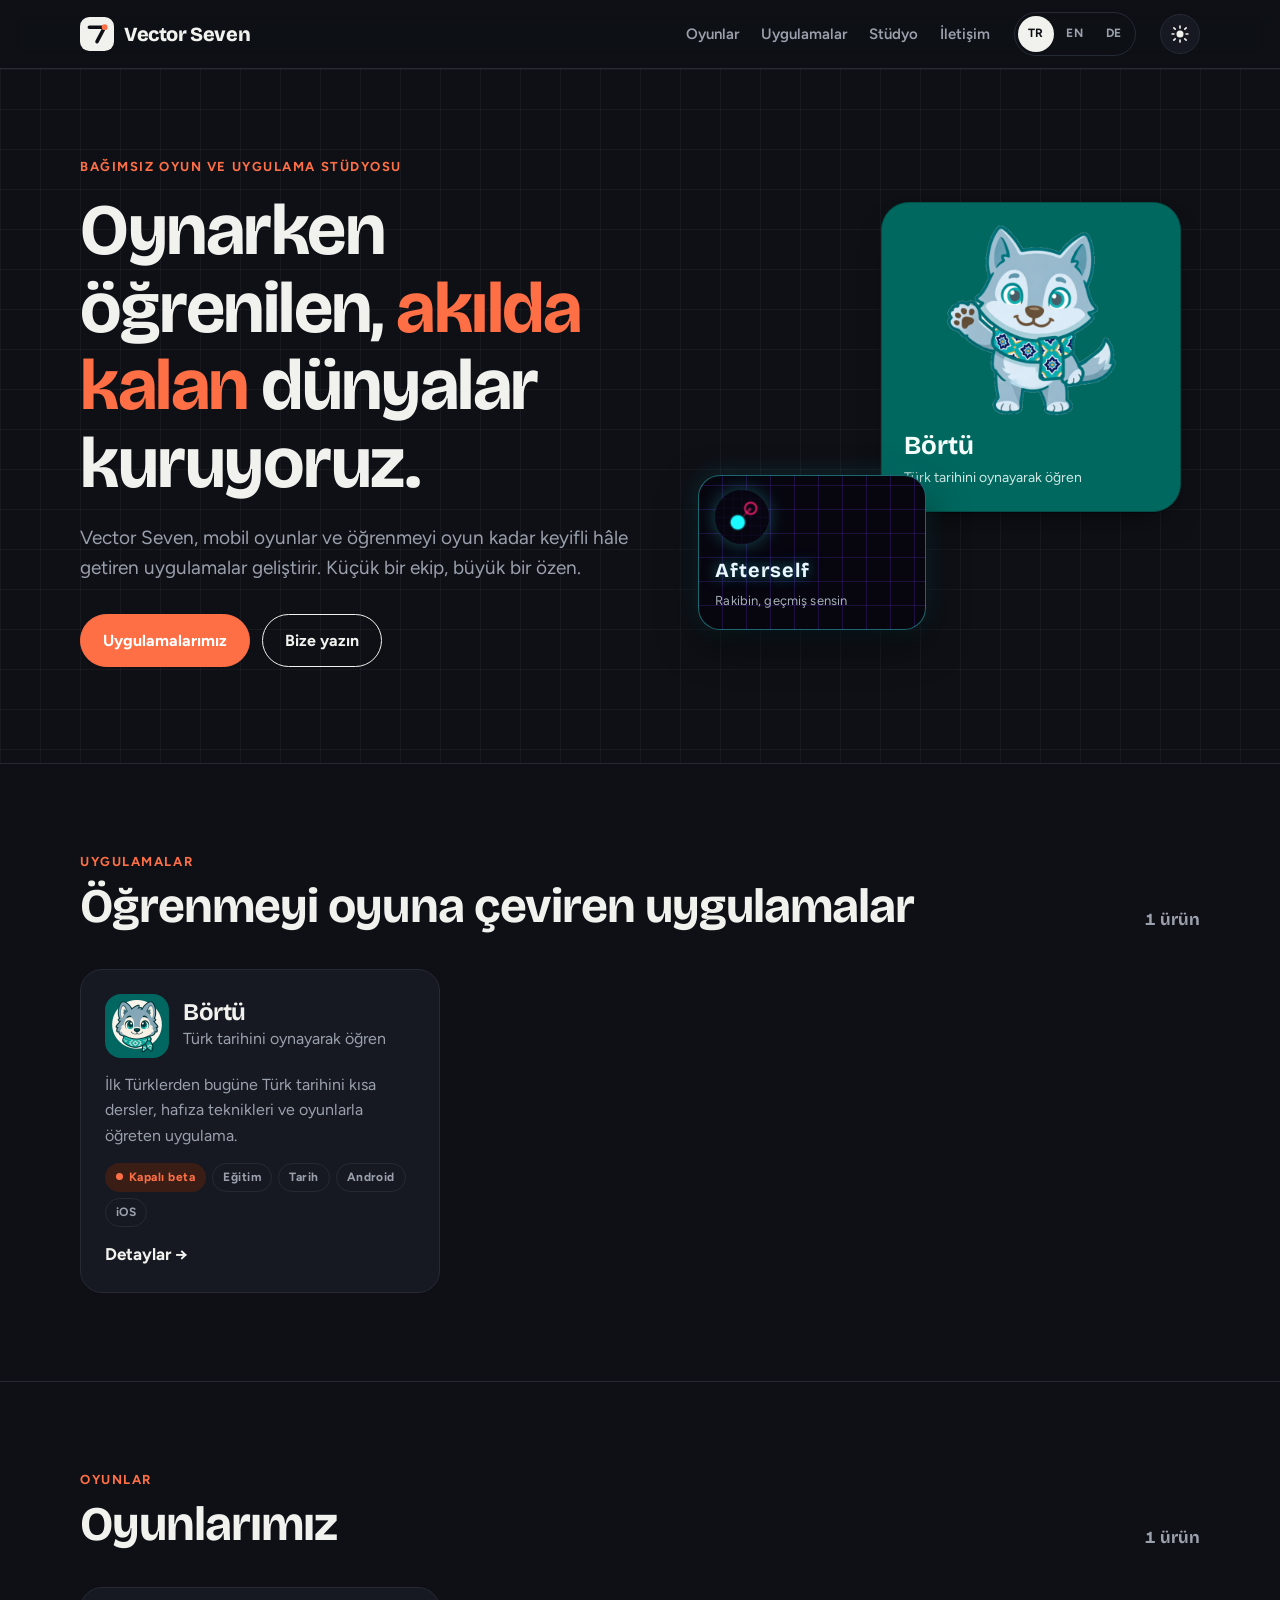
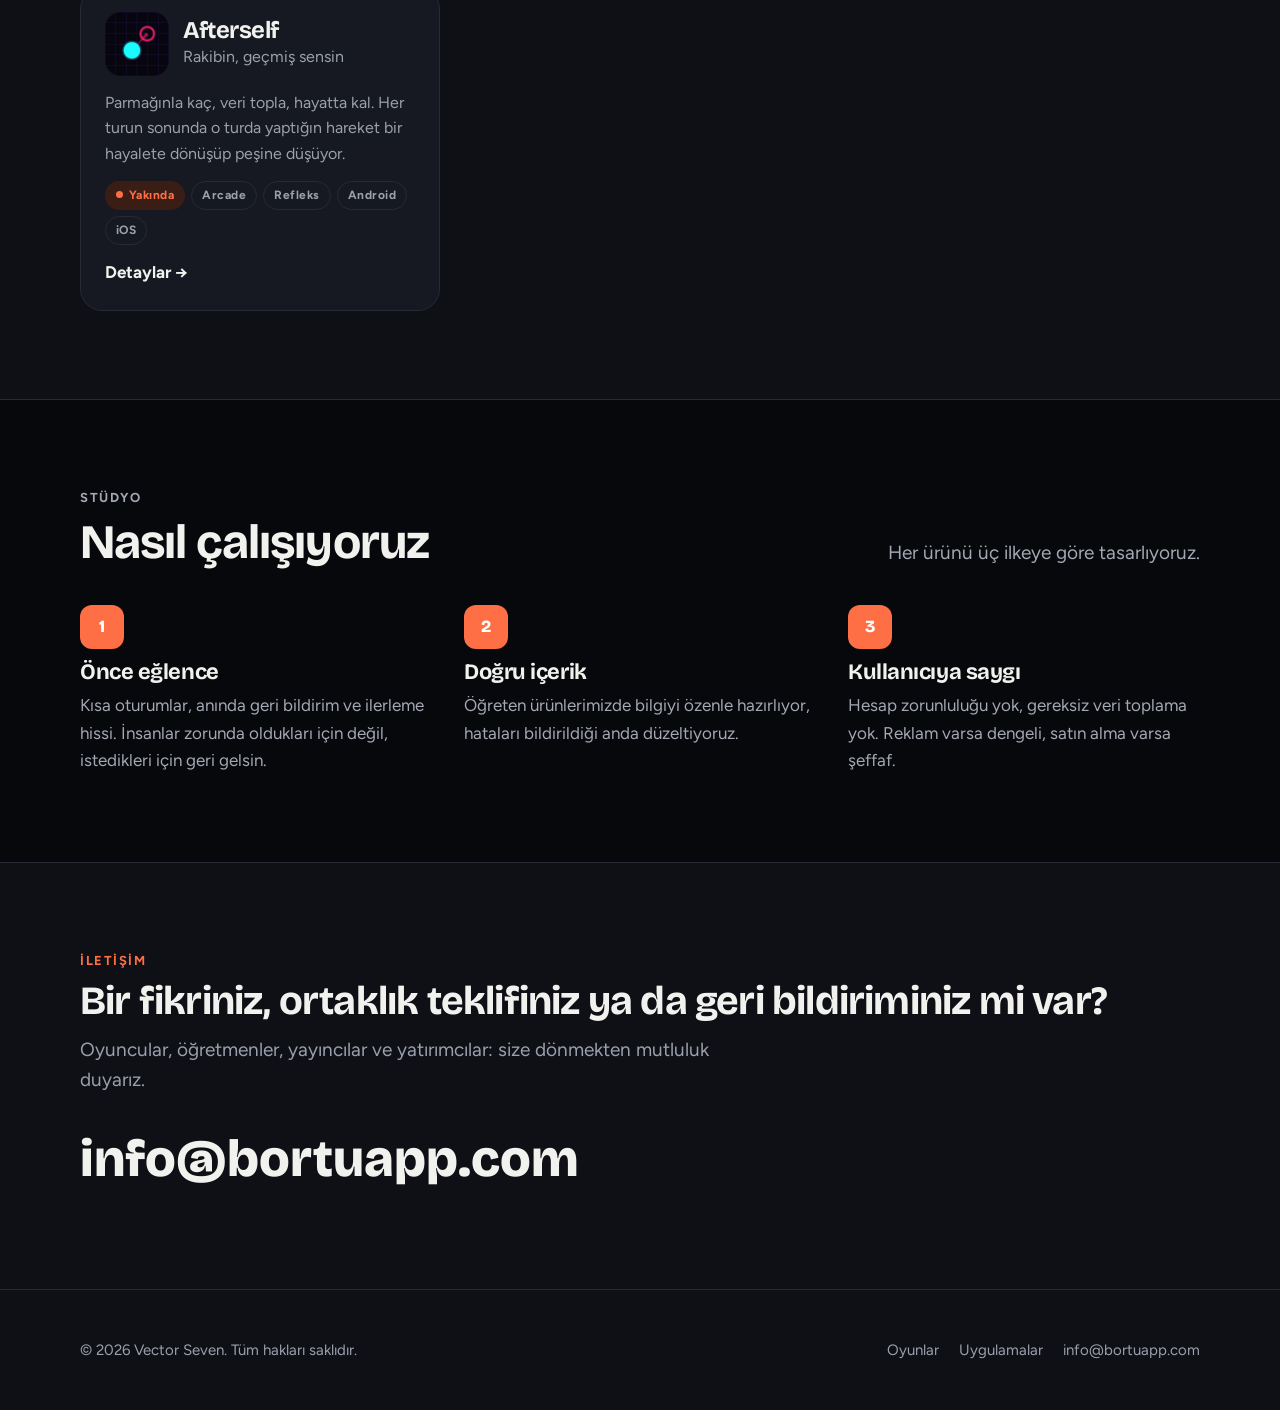
<file: index.html>
<!doctype html>
<html lang="tr">
<head>
<meta charset="utf-8">
<script>(function(){var d=document.documentElement;d.classList.add('js');var t='dark';try{t=localStorage.getItem('v7-theme')||'dark'}catch(e){}d.setAttribute('data-theme',t)})()</script>
<meta name="viewport" content="width=device-width, initial-scale=1">
<title>Vector Seven — Bağımsız oyun ve uygulama stüdyosu</title>
<meta name="description" content="Vector Seven; oyunlar ve öğrenmeyi oyuna çeviren mobil uygulamalar geliştiren bağımsız bir stüdyo.">
<meta property="og:title" content="Vector Seven — Bağımsız oyun ve uygulama stüdyosu">
<link rel="canonical" href="https://vectorseven.com.tr/">
<meta property="og:description" content="Vector Seven; oyunlar ve öğrenmeyi oyuna çeviren mobil uygulamalar geliştiren bağımsız bir stüdyo.">
<meta name="theme-color" content="#0e1016">
<link rel="alternate" hreflang="tr" href="">
<link rel="alternate" hreflang="en" href="en/">
<link rel="alternate" hreflang="de" href="de/">
<link rel="icon" href="assets/favicon.svg" type="image/svg+xml">
<link rel="preconnect" href="https://fonts.googleapis.com">
<link rel="preconnect" href="https://fonts.gstatic.com" crossorigin>
<link rel="stylesheet" href="https://fonts.googleapis.com/css2?family=Bricolage+Grotesque:opsz,wght@12..96,700;12..96,800&family=Figtree:wght@400;500;600;700&display=swap">
<link rel="stylesheet" href="assets/style.css?v=mur40n6v">
<link rel="stylesheet" href="assets/motion.css?v=mur40n6v">
</head>
<body>
<header class="top">
  <div class="wrap">
    <a class="brand" href=""><svg viewBox="0 0 40 40" aria-hidden="true"><rect width="40" height="40" rx="11" fill="currentColor"/><path d="M11 12h18l-9 17" fill="none" stroke="var(--paper)" stroke-width="4.2" stroke-linecap="round" stroke-linejoin="round"/><circle cx="29" cy="12" r="3.4" fill="var(--accent)"/></svg><span>Vector Seven</span></a>
    <nav class="nav" aria-label="Uygulamalar">
      <a href="#games">Oyunlar</a>
      <a href="#apps">Uygulamalar</a>
      <a href="#studio">Stüdyo</a>
      <a href="#contact">İletişim</a>
    </nav>
    <div class="langs"><a href="" hreflang="tr" aria-current="true">TR</a><a href="en/" hreflang="en" aria-current="false">EN</a><a href="de/" hreflang="de" aria-current="false">DE</a></div>
    <button class="theme" type="button" data-theme-toggle aria-label="Gece / gündüz modu" title="Gece / gündüz modu">
      <svg class="sun" viewBox="0 0 24 24" aria-hidden="true"><circle cx="12" cy="12" r="4.2"/><path d="M12 2.5v2.2M12 19.3v2.2M4.6 4.6l1.6 1.6M17.8 17.8l1.6 1.6M2.5 12h2.2M19.3 12h2.2M4.6 19.4l1.6-1.6M17.8 6.2l1.6-1.6"/></svg>
      <svg class="moon" viewBox="0 0 24 24" aria-hidden="true"><path d="M20.5 14.2A8.5 8.5 0 0 1 9.8 3.5a8.5 8.5 0 1 0 10.7 10.7Z"/></svg>
    </button>
  </div>
</header>
<main>

<section class="hero">
  <div class="wrap">
    <div>
      <p class="eyebrow">Bağımsız oyun ve uygulama stüdyosu</p>
      <h1>Oynarken öğrenilen, <em>akılda kalan</em> dünyalar kuruyoruz.</h1>
      <p class="lead">Vector Seven, mobil oyunlar ve öğrenmeyi oyun kadar keyifli hâle getiren uygulamalar geliştirir. Küçük bir ekip, büyük bir özen.</p>
      <div class="btns">
        <a class="btn btn-primary" href="#apps">Uygulamalarımız</a>
        <a class="btn btn-ghost" href="#contact">Bize yazın</a>
      </div>
    </div>
    <div class="stack" aria-hidden="true">
      <a class="stack-card app" href="apps/bortu/" tabindex="-1">
        <img src="assets/img/bortu-selam.png" alt="" width="240" height="240">
        <strong>Börtü</strong>
        <span>Türk tarihini oynayarak öğren</span>
      </a>
      <a class="stack-card game live" href="games/afterself/" tabindex="-1">
        <img src="assets/img/afterself-icon.png" alt="" width="240" height="240" style="border-radius:28px">
        <strong>Afterself</strong>
        <span>Rakibin, geçmiş sensin</span>
      </a>
    </div>
  </div>
</section>

<section class="section" id="apps">
  <div class="wrap">
    <div class="section-head reveal">
      <div><p class="eyebrow">Uygulamalar</p><h2>Öğrenmeyi oyuna çeviren uygulamalar</h2></div>
      <span class="count">1 ürün</span>
    </div>
    <div class="cards"><a class="card reveal" href="apps/bortu/">
  <div class="card-top">
    <img class="card-icon" src="assets/img/bortu-icon.png" alt="" width="64" height="64">
    <div><h3>Börtü</h3><p>Türk tarihini oynayarak öğren</p></div>
  </div>
  <p>İlk Türklerden bugüne Türk tarihini kısa dersler, hafıza teknikleri ve oyunlarla öğreten uygulama.</p>
  <div class="pills">
    <span class="pill status">Kapalı beta</span>
    <span class="pill">Eğitim</span><span class="pill">Tarih</span>
    <span class="pill">Android</span><span class="pill">iOS</span>
  </div>
  <strong>Detaylar →</strong>
</a></div>
  </div>
</section>

<section class="section" id="games">
  <div class="wrap">
    <div class="section-head reveal">
      <div><p class="eyebrow">Oyunlar</p><h2>Oyunlarımız</h2></div>
      <span class="count">1 ürün</span>
    </div>
    <div class="cards">
      <a class="card reveal" href="games/afterself/">
  <div class="card-top">
    <img class="card-icon" src="assets/img/afterself-icon.png" alt="" width="64" height="64">
    <div><h3>Afterself</h3><p>Rakibin, geçmiş sensin</p></div>
  </div>
  <p>Parmağınla kaç, veri topla, hayatta kal. Her turun sonunda o turda yaptığın hareket bir hayalete dönüşüp peşine düşüyor.</p>
  <div class="pills">
    <span class="pill status">Yakında</span>
    <span class="pill">Arcade</span><span class="pill">Refleks</span>
    <span class="pill">Android</span><span class="pill">iOS</span>
  </div>
  <strong>Detaylar →</strong>
</a>
      
    </div>
  </div>
</section>

<section class="section band" id="studio">
  <div class="wrap">
    <div class="section-head reveal">
      <div><p class="eyebrow">Stüdyo</p><h2>Nasıl çalışıyoruz</h2></div>
      <p class="lead">Her ürünü üç ilkeye göre tasarlıyoruz.</p>
    </div>
    <div class="principles">
      <div class="principle reveal" style="--d:0s"><div class="mark">1</div><h3>Önce eğlence</h3><p>Kısa oturumlar, anında geri bildirim ve ilerleme hissi. İnsanlar zorunda oldukları için değil, istedikleri için geri gelsin.</p></div><div class="principle reveal" style="--d:0.12s"><div class="mark">2</div><h3>Doğru içerik</h3><p>Öğreten ürünlerimizde bilgiyi özenle hazırlıyor, hataları bildirildiği anda düzeltiyoruz.</p></div><div class="principle reveal" style="--d:0.24s"><div class="mark">3</div><h3>Kullanıcıya saygı</h3><p>Hesap zorunluluğu yok, gereksiz veri toplama yok. Reklam varsa dengeli, satın alma varsa şeffaf.</p></div>
    </div>
  </div>
</section>

<section class="section" id="contact">
  <div class="wrap contact reveal">
    <div>
      <p class="eyebrow">İletişim</p>
      <h2 style="font-size:clamp(28px,3.6vw,40px);margin:8px 0 12px">Bir fikriniz, ortaklık teklifiniz ya da geri bildiriminiz mi var?</h2>
      <p class="lead">Oyuncular, öğretmenler, yayıncılar ve yatırımcılar: size dönmekten mutluluk duyarız.</p>
      <p style="margin-top:22px"><a class="mail" href="mailto:info@bortuapp.com">info@bortuapp.com</a></p>
    </div>
  </div>
</section>
</main>
<footer class="foot">
  <div class="wrap">
    <span>© 2026 Vector Seven. Tüm hakları saklıdır.</span>
    <nav>
      <a href="#games">Oyunlar</a>
      <a href="#apps">Uygulamalar</a>
      <a href="mailto:info@bortuapp.com">info@bortuapp.com</a>
    </nav>
  </div>
</footer>
<script src="assets/site.js?v=mur40n6v" defer></script>
</body>
</html>
</file>
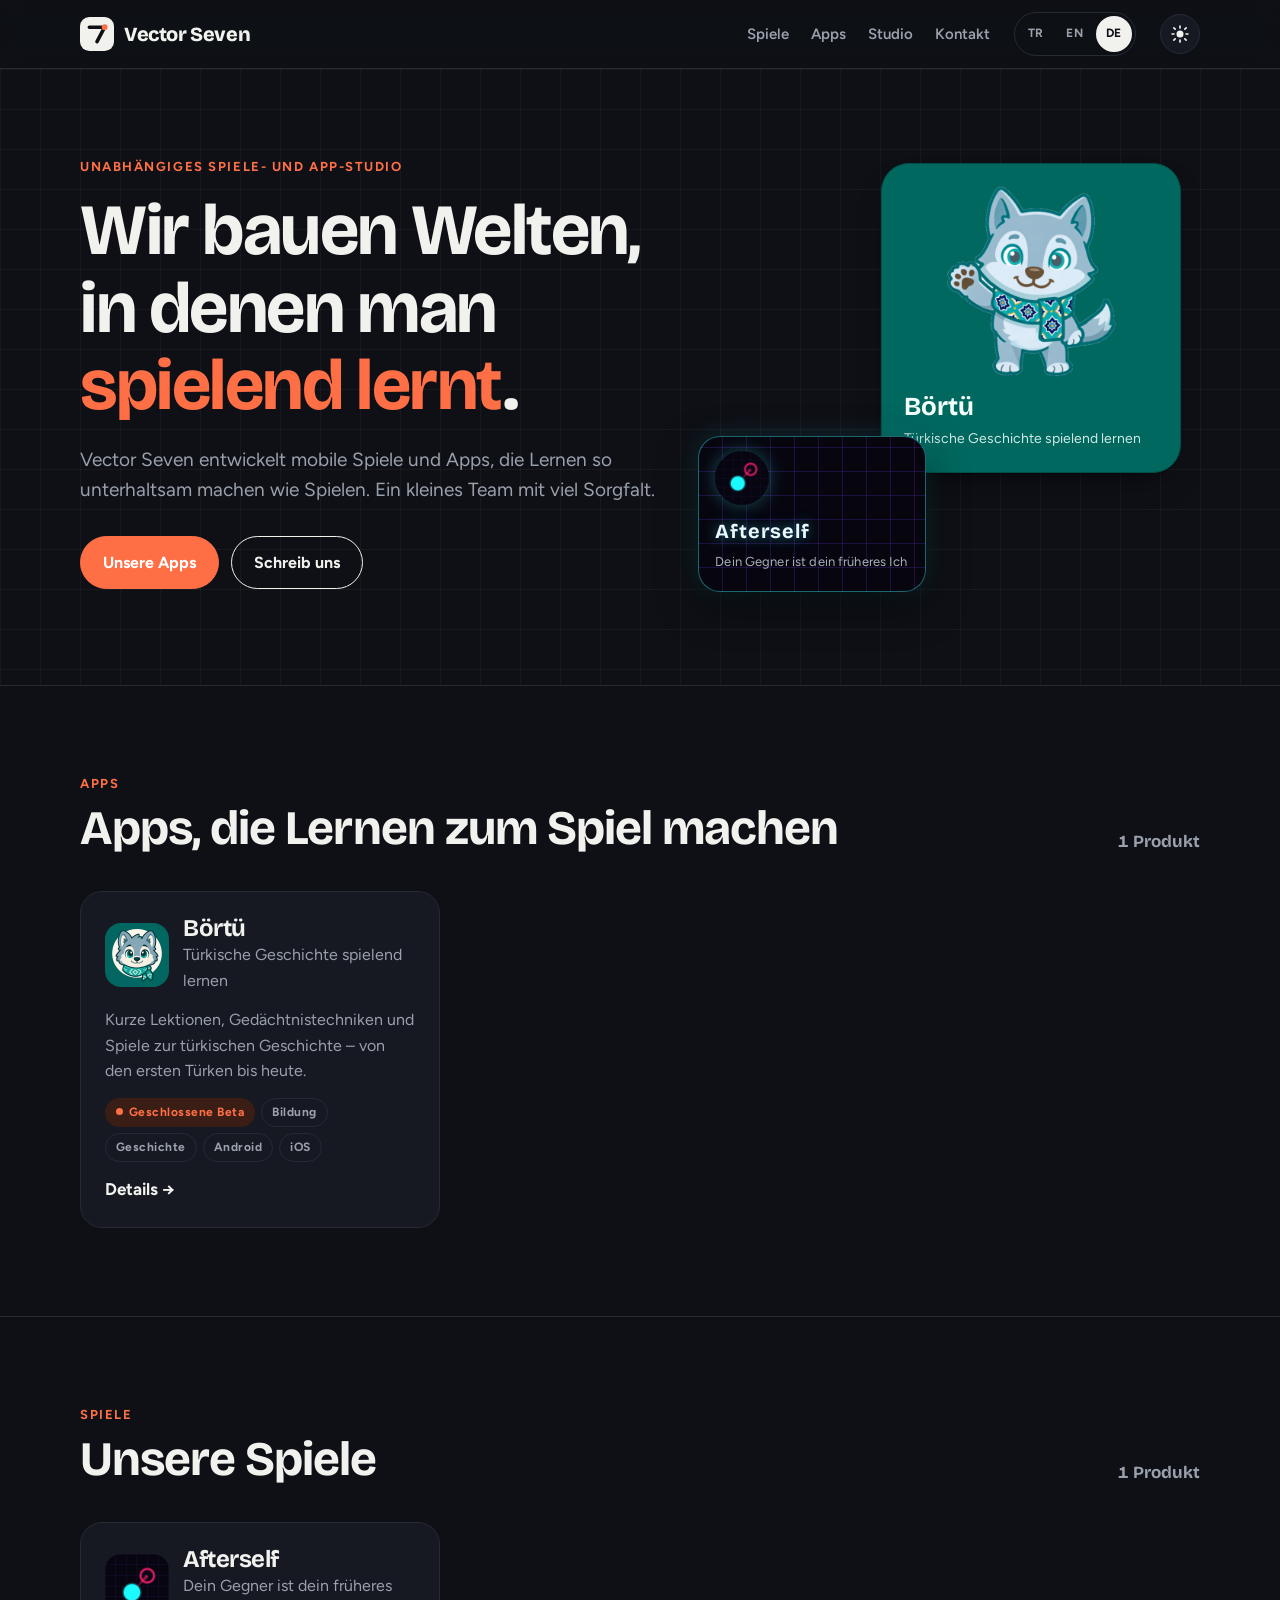
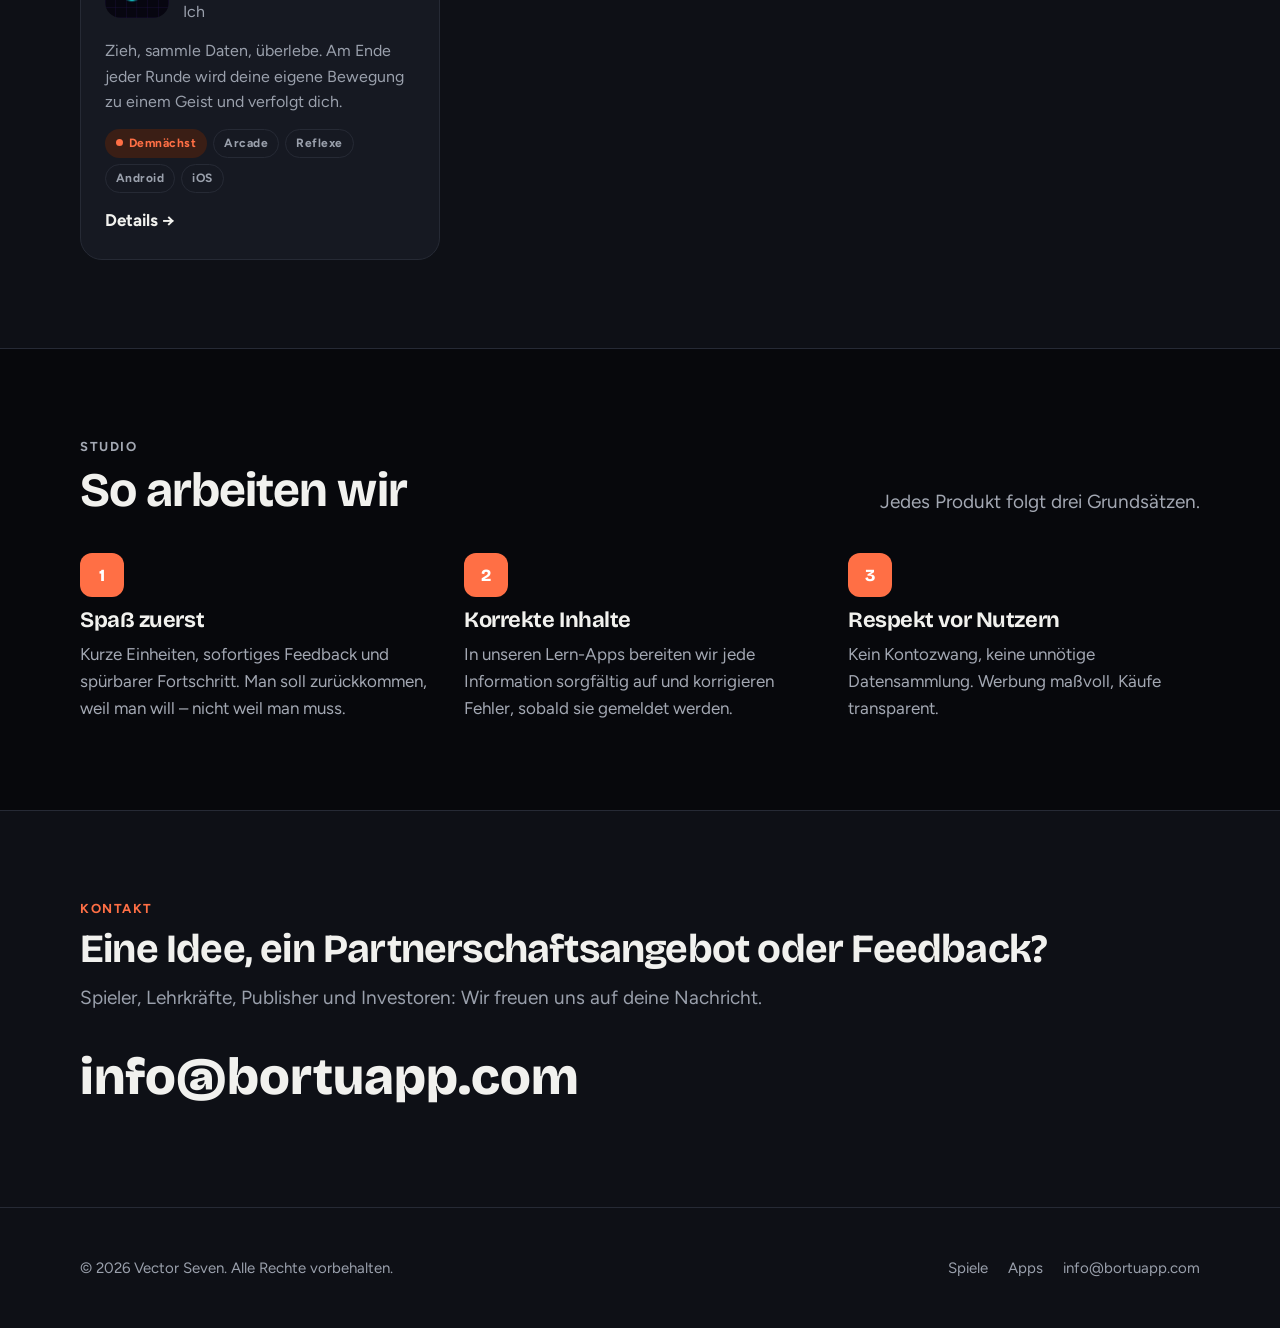
<file: de/index.html>
<!doctype html>
<html lang="de">
<head>
<meta charset="utf-8">
<script>(function(){var d=document.documentElement;d.classList.add('js');var t='dark';try{t=localStorage.getItem('v7-theme')||'dark'}catch(e){}d.setAttribute('data-theme',t)})()</script>
<meta name="viewport" content="width=device-width, initial-scale=1">
<title>Vector Seven — Unabhängiges Spiele- und App-Studio</title>
<meta name="description" content="Vector Seven ist ein unabhängiges Studio für Spiele und mobile Apps, die Lernen zum Spiel machen.">
<meta property="og:title" content="Vector Seven — Unabhängiges Spiele- und App-Studio">
<link rel="canonical" href="https://vectorseven.com.tr/de/">
<meta property="og:description" content="Vector Seven ist ein unabhängiges Studio für Spiele und mobile Apps, die Lernen zum Spiel machen.">
<meta name="theme-color" content="#0e1016">
<link rel="alternate" hreflang="tr" href="../">
<link rel="alternate" hreflang="en" href="../en/">
<link rel="alternate" hreflang="de" href="../de/">
<link rel="icon" href="../assets/favicon.svg" type="image/svg+xml">
<link rel="preconnect" href="https://fonts.googleapis.com">
<link rel="preconnect" href="https://fonts.gstatic.com" crossorigin>
<link rel="stylesheet" href="https://fonts.googleapis.com/css2?family=Bricolage+Grotesque:opsz,wght@12..96,700;12..96,800&family=Figtree:wght@400;500;600;700&display=swap">
<link rel="stylesheet" href="../assets/style.css?v=mur40n6v">
<link rel="stylesheet" href="../assets/motion.css?v=mur40n6v">
</head>
<body>
<header class="top">
  <div class="wrap">
    <a class="brand" href="../de/"><svg viewBox="0 0 40 40" aria-hidden="true"><rect width="40" height="40" rx="11" fill="currentColor"/><path d="M11 12h18l-9 17" fill="none" stroke="var(--paper)" stroke-width="4.2" stroke-linecap="round" stroke-linejoin="round"/><circle cx="29" cy="12" r="3.4" fill="var(--accent)"/></svg><span>Vector Seven</span></a>
    <nav class="nav" aria-label="Apps">
      <a href="../de/#games">Spiele</a>
      <a href="../de/#apps">Apps</a>
      <a href="../de/#studio">Studio</a>
      <a href="../de/#contact">Kontakt</a>
    </nav>
    <div class="langs"><a href="../" hreflang="tr" aria-current="false">TR</a><a href="../en/" hreflang="en" aria-current="false">EN</a><a href="../de/" hreflang="de" aria-current="true">DE</a></div>
    <button class="theme" type="button" data-theme-toggle aria-label="Dunkel- / Hellmodus" title="Dunkel- / Hellmodus">
      <svg class="sun" viewBox="0 0 24 24" aria-hidden="true"><circle cx="12" cy="12" r="4.2"/><path d="M12 2.5v2.2M12 19.3v2.2M4.6 4.6l1.6 1.6M17.8 17.8l1.6 1.6M2.5 12h2.2M19.3 12h2.2M4.6 19.4l1.6-1.6M17.8 6.2l1.6-1.6"/></svg>
      <svg class="moon" viewBox="0 0 24 24" aria-hidden="true"><path d="M20.5 14.2A8.5 8.5 0 0 1 9.8 3.5a8.5 8.5 0 1 0 10.7 10.7Z"/></svg>
    </button>
  </div>
</header>
<main>

<section class="hero">
  <div class="wrap">
    <div>
      <p class="eyebrow">Unabhängiges Spiele- und App-Studio</p>
      <h1>Wir bauen Welten, in denen man <em>spielend lernt</em>.</h1>
      <p class="lead">Vector Seven entwickelt mobile Spiele und Apps, die Lernen so unterhaltsam machen wie Spielen. Ein kleines Team mit viel Sorgfalt.</p>
      <div class="btns">
        <a class="btn btn-primary" href="#apps">Unsere Apps</a>
        <a class="btn btn-ghost" href="#contact">Schreib uns</a>
      </div>
    </div>
    <div class="stack" aria-hidden="true">
      <a class="stack-card app" href="../de/apps/bortu/" tabindex="-1">
        <img src="../assets/img/bortu-selam.png" alt="" width="240" height="240">
        <strong>Börtü</strong>
        <span>Türkische Geschichte spielend lernen</span>
      </a>
      <a class="stack-card game live" href="../de/games/afterself/" tabindex="-1">
        <img src="../assets/img/afterself-icon.png" alt="" width="240" height="240" style="border-radius:28px">
        <strong>Afterself</strong>
        <span>Dein Gegner ist dein früheres Ich</span>
      </a>
    </div>
  </div>
</section>

<section class="section" id="apps">
  <div class="wrap">
    <div class="section-head reveal">
      <div><p class="eyebrow">Apps</p><h2>Apps, die Lernen zum Spiel machen</h2></div>
      <span class="count">1 Produkt</span>
    </div>
    <div class="cards"><a class="card reveal" href="../de/apps/bortu/">
  <div class="card-top">
    <img class="card-icon" src="../assets/img/bortu-icon.png" alt="" width="64" height="64">
    <div><h3>Börtü</h3><p>Türkische Geschichte spielend lernen</p></div>
  </div>
  <p>Kurze Lektionen, Gedächtnistechniken und Spiele zur türkischen Geschichte – von den ersten Türken bis heute.</p>
  <div class="pills">
    <span class="pill status">Geschlossene Beta</span>
    <span class="pill">Bildung</span><span class="pill">Geschichte</span>
    <span class="pill">Android</span><span class="pill">iOS</span>
  </div>
  <strong>Details →</strong>
</a></div>
  </div>
</section>

<section class="section" id="games">
  <div class="wrap">
    <div class="section-head reveal">
      <div><p class="eyebrow">Spiele</p><h2>Unsere Spiele</h2></div>
      <span class="count">1 Produkt</span>
    </div>
    <div class="cards">
      <a class="card reveal" href="../de/games/afterself/">
  <div class="card-top">
    <img class="card-icon" src="../assets/img/afterself-icon.png" alt="" width="64" height="64">
    <div><h3>Afterself</h3><p>Dein Gegner ist dein früheres Ich</p></div>
  </div>
  <p>Zieh, sammle Daten, überlebe. Am Ende jeder Runde wird deine eigene Bewegung zu einem Geist und verfolgt dich.</p>
  <div class="pills">
    <span class="pill status">Demnächst</span>
    <span class="pill">Arcade</span><span class="pill">Reflexe</span>
    <span class="pill">Android</span><span class="pill">iOS</span>
  </div>
  <strong>Details →</strong>
</a>
      
    </div>
  </div>
</section>

<section class="section band" id="studio">
  <div class="wrap">
    <div class="section-head reveal">
      <div><p class="eyebrow">Studio</p><h2>So arbeiten wir</h2></div>
      <p class="lead">Jedes Produkt folgt drei Grundsätzen.</p>
    </div>
    <div class="principles">
      <div class="principle reveal" style="--d:0s"><div class="mark">1</div><h3>Spaß zuerst</h3><p>Kurze Einheiten, sofortiges Feedback und spürbarer Fortschritt. Man soll zurückkommen, weil man will – nicht weil man muss.</p></div><div class="principle reveal" style="--d:0.12s"><div class="mark">2</div><h3>Korrekte Inhalte</h3><p>In unseren Lern-Apps bereiten wir jede Information sorgfältig auf und korrigieren Fehler, sobald sie gemeldet werden.</p></div><div class="principle reveal" style="--d:0.24s"><div class="mark">3</div><h3>Respekt vor Nutzern</h3><p>Kein Kontozwang, keine unnötige Datensammlung. Werbung maßvoll, Käufe transparent.</p></div>
    </div>
  </div>
</section>

<section class="section" id="contact">
  <div class="wrap contact reveal">
    <div>
      <p class="eyebrow">Kontakt</p>
      <h2 style="font-size:clamp(28px,3.6vw,40px);margin:8px 0 12px">Eine Idee, ein Partnerschaftsangebot oder Feedback?</h2>
      <p class="lead">Spieler, Lehrkräfte, Publisher und Investoren: Wir freuen uns auf deine Nachricht.</p>
      <p style="margin-top:22px"><a class="mail" href="mailto:info@bortuapp.com">info@bortuapp.com</a></p>
    </div>
  </div>
</section>
</main>
<footer class="foot">
  <div class="wrap">
    <span>© 2026 Vector Seven. Alle Rechte vorbehalten.</span>
    <nav>
      <a href="../de/#games">Spiele</a>
      <a href="../de/#apps">Apps</a>
      <a href="mailto:info@bortuapp.com">info@bortuapp.com</a>
    </nav>
  </div>
</footer>
<script src="../assets/site.js?v=mur40n6v" defer></script>
</body>
</html>
</file>
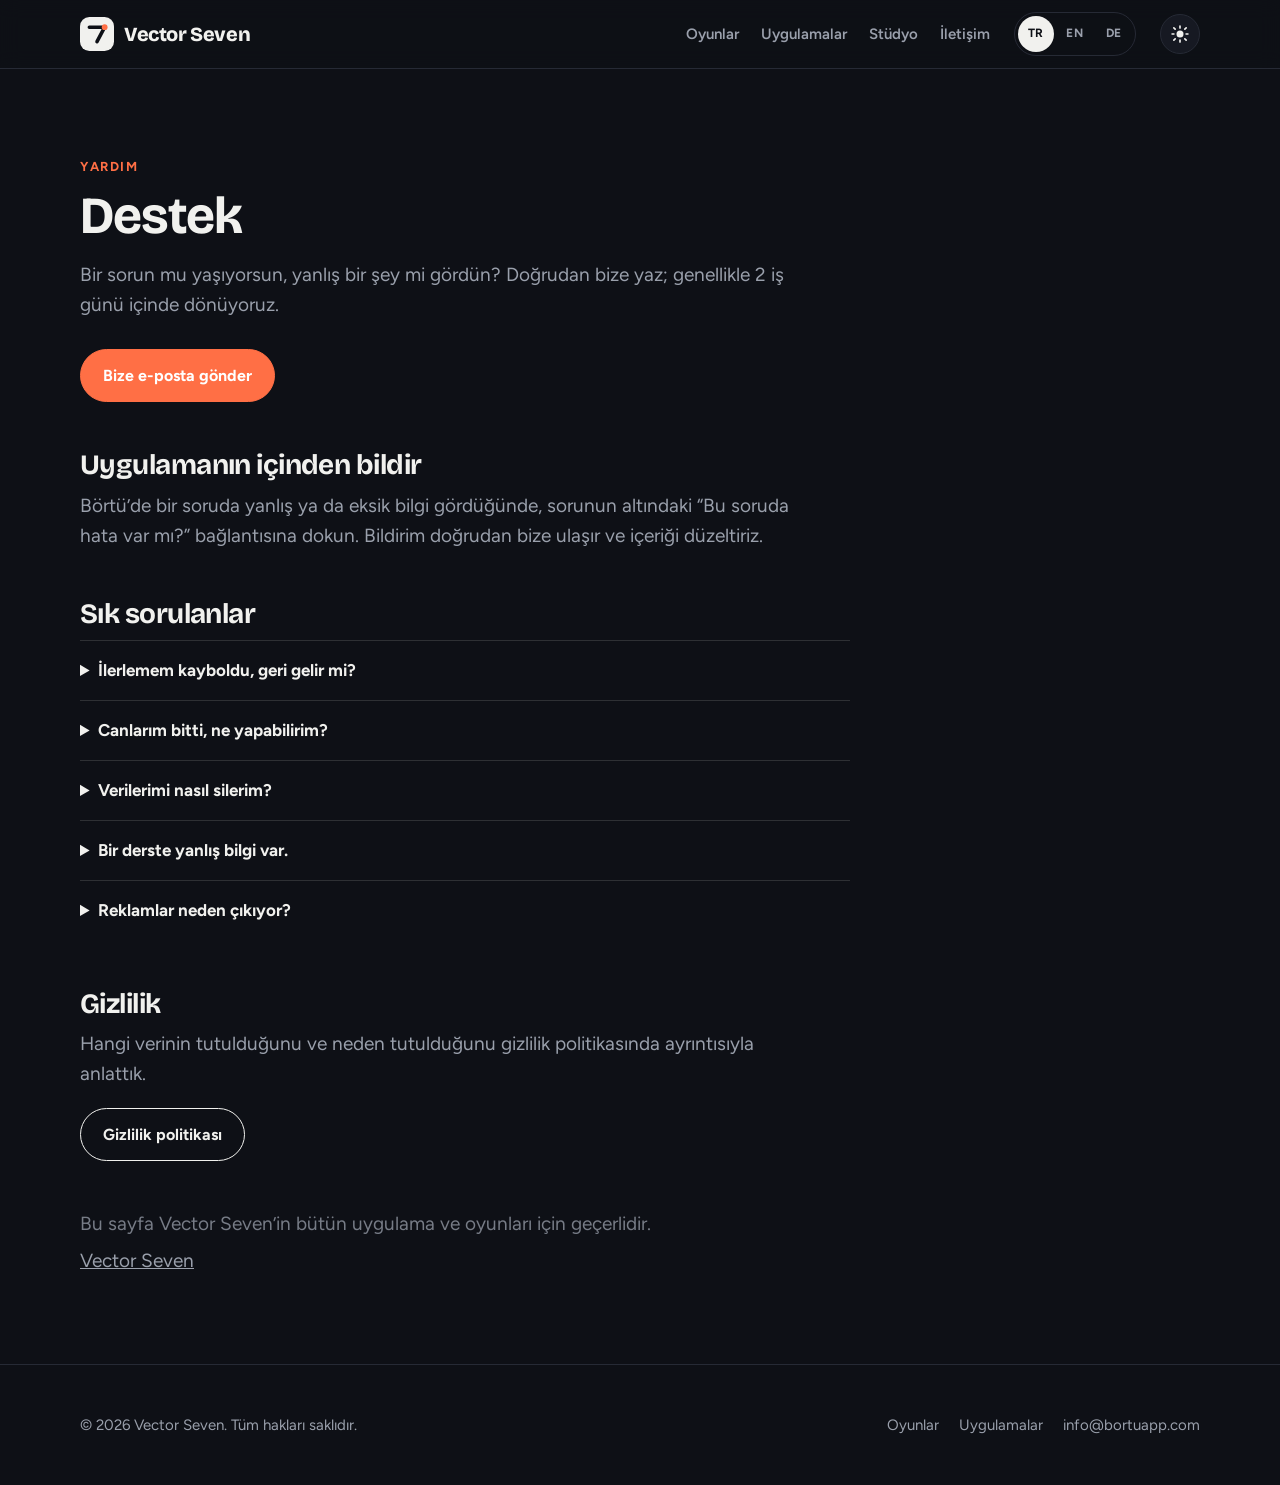
<file: destek/index.html>
<!doctype html>
<html lang="tr">
<head>
<meta charset="utf-8">
<script>(function(){var d=document.documentElement;d.classList.add('js');var t='dark';try{t=localStorage.getItem('v7-theme')||'dark'}catch(e){}d.setAttribute('data-theme',t)})()</script>
<meta name="viewport" content="width=device-width, initial-scale=1">
<title>Destek · Vector Seven</title>
<meta name="description" content="Bir sorun mu yaşıyorsun, yanlış bir şey mi gördün? Doğrudan bize yaz; genellikle 2 iş günü içinde dönüyoruz.">
<meta property="og:title" content="Destek · Vector Seven">
<link rel="canonical" href="https://vectorseven.com.tr/destek/">
<meta property="og:description" content="Bir sorun mu yaşıyorsun, yanlış bir şey mi gördün? Doğrudan bize yaz; genellikle 2 iş günü içinde dönüyoruz.">
<meta name="theme-color" content="#0e1016">
<link rel="alternate" hreflang="tr" href="../destek/">
<link rel="alternate" hreflang="en" href="../en/support/">
<link rel="alternate" hreflang="de" href="../de/support/">
<link rel="icon" href="../assets/favicon.svg" type="image/svg+xml">
<link rel="preconnect" href="https://fonts.googleapis.com">
<link rel="preconnect" href="https://fonts.gstatic.com" crossorigin>
<link rel="stylesheet" href="https://fonts.googleapis.com/css2?family=Bricolage+Grotesque:opsz,wght@12..96,700;12..96,800&family=Figtree:wght@400;500;600;700&display=swap">
<link rel="stylesheet" href="../assets/style.css?v=mur40n6v">
<link rel="stylesheet" href="../assets/motion.css?v=mur40n6v">
</head>
<body>
<header class="top">
  <div class="wrap">
    <a class="brand" href="../"><svg viewBox="0 0 40 40" aria-hidden="true"><rect width="40" height="40" rx="11" fill="currentColor"/><path d="M11 12h18l-9 17" fill="none" stroke="var(--paper)" stroke-width="4.2" stroke-linecap="round" stroke-linejoin="round"/><circle cx="29" cy="12" r="3.4" fill="var(--accent)"/></svg><span>Vector Seven</span></a>
    <nav class="nav" aria-label="Uygulamalar">
      <a href="../#games">Oyunlar</a>
      <a href="../#apps">Uygulamalar</a>
      <a href="../#studio">Stüdyo</a>
      <a href="../#contact">İletişim</a>
    </nav>
    <div class="langs"><a href="../destek/" hreflang="tr" aria-current="true">TR</a><a href="../en/support/" hreflang="en" aria-current="false">EN</a><a href="../de/support/" hreflang="de" aria-current="false">DE</a></div>
    <button class="theme" type="button" data-theme-toggle aria-label="Gece / gündüz modu" title="Gece / gündüz modu">
      <svg class="sun" viewBox="0 0 24 24" aria-hidden="true"><circle cx="12" cy="12" r="4.2"/><path d="M12 2.5v2.2M12 19.3v2.2M4.6 4.6l1.6 1.6M17.8 17.8l1.6 1.6M2.5 12h2.2M19.3 12h2.2M4.6 19.4l1.6-1.6M17.8 6.2l1.6-1.6"/></svg>
      <svg class="moon" viewBox="0 0 24 24" aria-hidden="true"><path d="M20.5 14.2A8.5 8.5 0 0 1 9.8 3.5a8.5 8.5 0 1 0 10.7 10.7Z"/></svg>
    </button>
  </div>
</header>
<main>

<section class="section">
  <div class="wrap">
    <p class="eyebrow">Yardım</p>
    <h1 style="font-size:clamp(34px,5vw,52px);margin:10px 0 16px">Destek</h1>
    <p class="lead" style="max-width:60ch">Bir sorun mu yaşıyorsun, yanlış bir şey mi gördün? Doğrudan bize yaz; genellikle 2 iş günü içinde dönüyoruz.</p>
    <div class="btns" style="margin-top:28px">
      <a class="btn btn-primary" href="mailto:info@bortuapp.com?subject=Destek%20talebi" data-mail aria-expanded="false" aria-controls="mailbox-3">Bize e-posta gönder</a>
<div class="mailbox" id="mailbox-3" hidden>
  <small>Bu adrese yazman yeterli, en kısa sürede dönüyoruz.</small>
  <span class="addr">info@bortuapp.com</span>
  <div class="row">
    <button type="button" data-copy="info@bortuapp.com">Adresi kopyala</button>
    <a href="mailto:info@bortuapp.com?subject=Destek%20talebi">E-posta uygulamasında aç</a>
    <span class="ok" data-done hidden role="status">Kopyalandı ✓</span>
  </div>
</div>
    </div>

    <h2 style="font-size:clamp(22px,2.6vw,28px);margin:48px 0 10px">Uygulamanın içinden bildir</h2>
    <p class="lead" style="max-width:60ch">Börtü’de bir soruda yanlış ya da eksik bilgi gördüğünde, sorunun altındaki “Bu soruda hata var mı?” bağlantısına dokun. Bildirim doğrudan bize ulaşır ve içeriği düzeltiriz.</p>

    <h2 style="font-size:clamp(22px,2.6vw,28px);margin:48px 0 10px">Sık sorulanlar</h2>
    <div style="max-width:70ch">
      <details style="border-top:1px solid rgba(128,128,128,.28);padding:16px 0">
        <summary style="cursor:pointer;font-weight:700;font-size:17px">İlerlemem kayboldu, geri gelir mi?</summary>
        <p class="lead" style="margin:10px 0 0">Börtü hesap istemez; bütün ilerleme yalnızca cihazında tutulur. Uygulamayı silersen ya da cihaz değiştirirsen ilerleme geri getirilemez. Bulut yedekleme üzerinde çalışıyoruz.</p>
      </details><details style="border-top:1px solid rgba(128,128,128,.28);padding:16px 0">
        <summary style="cursor:pointer;font-weight:700;font-size:17px">Canlarım bitti, ne yapabilirim?</summary>
        <p class="lead" style="margin:10px 0 0">Canlar zamanla kendiliğinden dolar. Beklemek istemezsen isteğe bağlı bir ödüllü reklam izleyerek ya da bekleyen tekrar kartlarını çalışarak can kazanabilirsin.</p>
      </details><details style="border-top:1px solid rgba(128,128,128,.28);padding:16px 0">
        <summary style="cursor:pointer;font-weight:700;font-size:17px">Verilerimi nasıl silerim?</summary>
        <p class="lead" style="margin:10px 0 0">Ayarlar &gt; Tüm verileri sil. Bu işlem cihazındaki bütün ilerlemeyi kalıcı olarak siler. Haftalık lige katıldıysan kaydın, ligden ayrıldığında sunucudan da silinir.</p>
      </details><details style="border-top:1px solid rgba(128,128,128,.28);padding:16px 0">
        <summary style="cursor:pointer;font-weight:700;font-size:17px">Bir derste yanlış bilgi var.</summary>
        <p class="lead" style="margin:10px 0 0">Lütfen bildir. İçerik kaynaklardan doğrulanarak yazıldı ama hata olabilir; bildirilen her maddeyi tek tek kontrol ediyoruz.</p>
      </details><details style="border-top:1px solid rgba(128,128,128,.28);padding:16px 0">
        <summary style="cursor:pointer;font-weight:700;font-size:17px">Reklamlar neden çıkıyor?</summary>
        <p class="lead" style="margin:10px 0 0">Börtü ücretsiz ve reklam destekli. Ödüllü reklamlar tamamen isteğe bağlı; hiçbirini izlemeden de bütün dersleri çalışabilirsin.</p>
      </details>
    </div>

    <h2 style="font-size:clamp(22px,2.6vw,28px);margin:48px 0 10px">Gizlilik</h2>
    <p class="lead" style="max-width:60ch">Hangi verinin tutulduğunu ve neden tutulduğunu gizlilik politikasında ayrıntısıyla anlattık.</p>
    <div class="btns" style="margin-top:18px">
      <a class="btn btn-ghost" href="https://vectorsevengame.github.io/bortu-privacy/privacy.html">Gizlilik politikası</a>
    </div>

    <p class="lead" style="margin-top:48px;opacity:.75">Bu sayfa Vector Seven’in bütün uygulama ve oyunları için geçerlidir.</p>
    <p class="lead" style="margin-top:6px"><a href="../">Vector Seven</a></p>
  </div>
</section>
</main>
<footer class="foot">
  <div class="wrap">
    <span>© 2026 Vector Seven. Tüm hakları saklıdır.</span>
    <nav>
      <a href="../#games">Oyunlar</a>
      <a href="../#apps">Uygulamalar</a>
      <a href="mailto:info@bortuapp.com">info@bortuapp.com</a>
    </nav>
  </div>
</footer>
<script src="../assets/site.js?v=mur40n6v" defer></script>
</body>
</html>
</file>
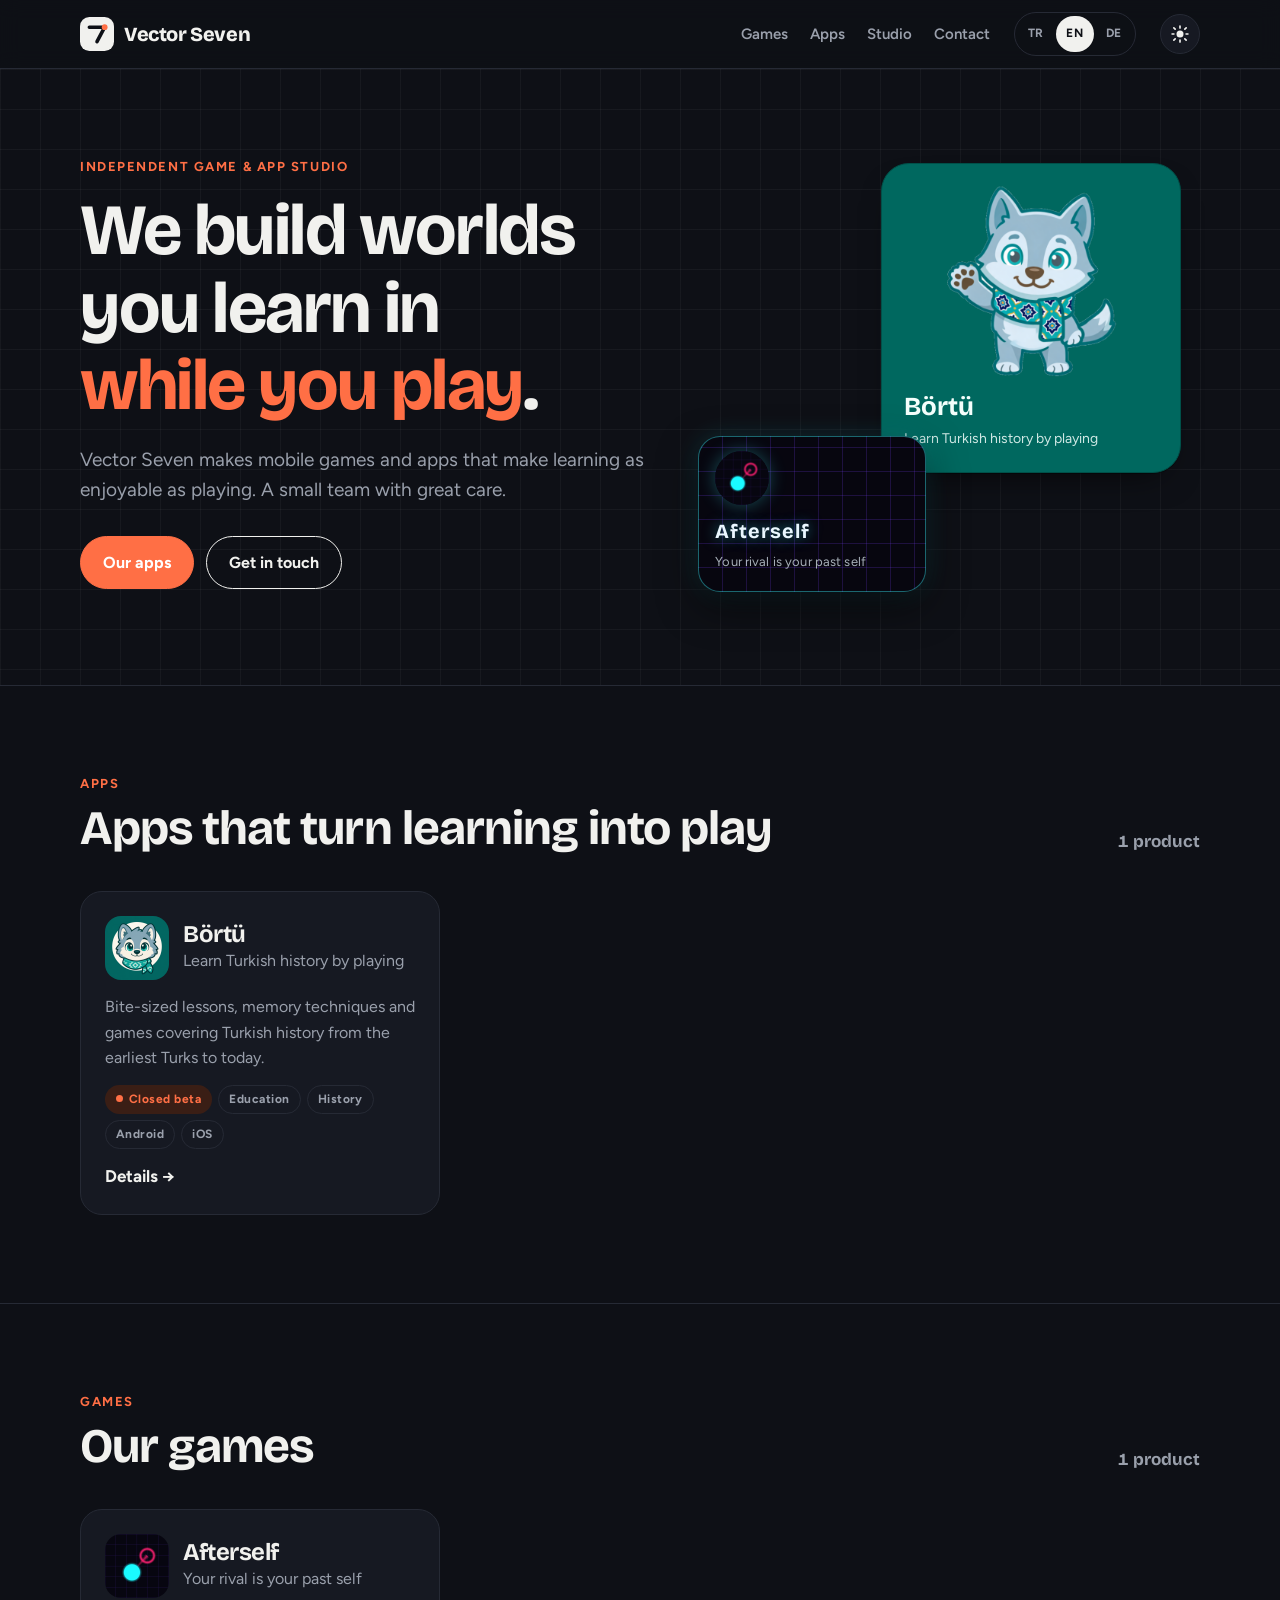
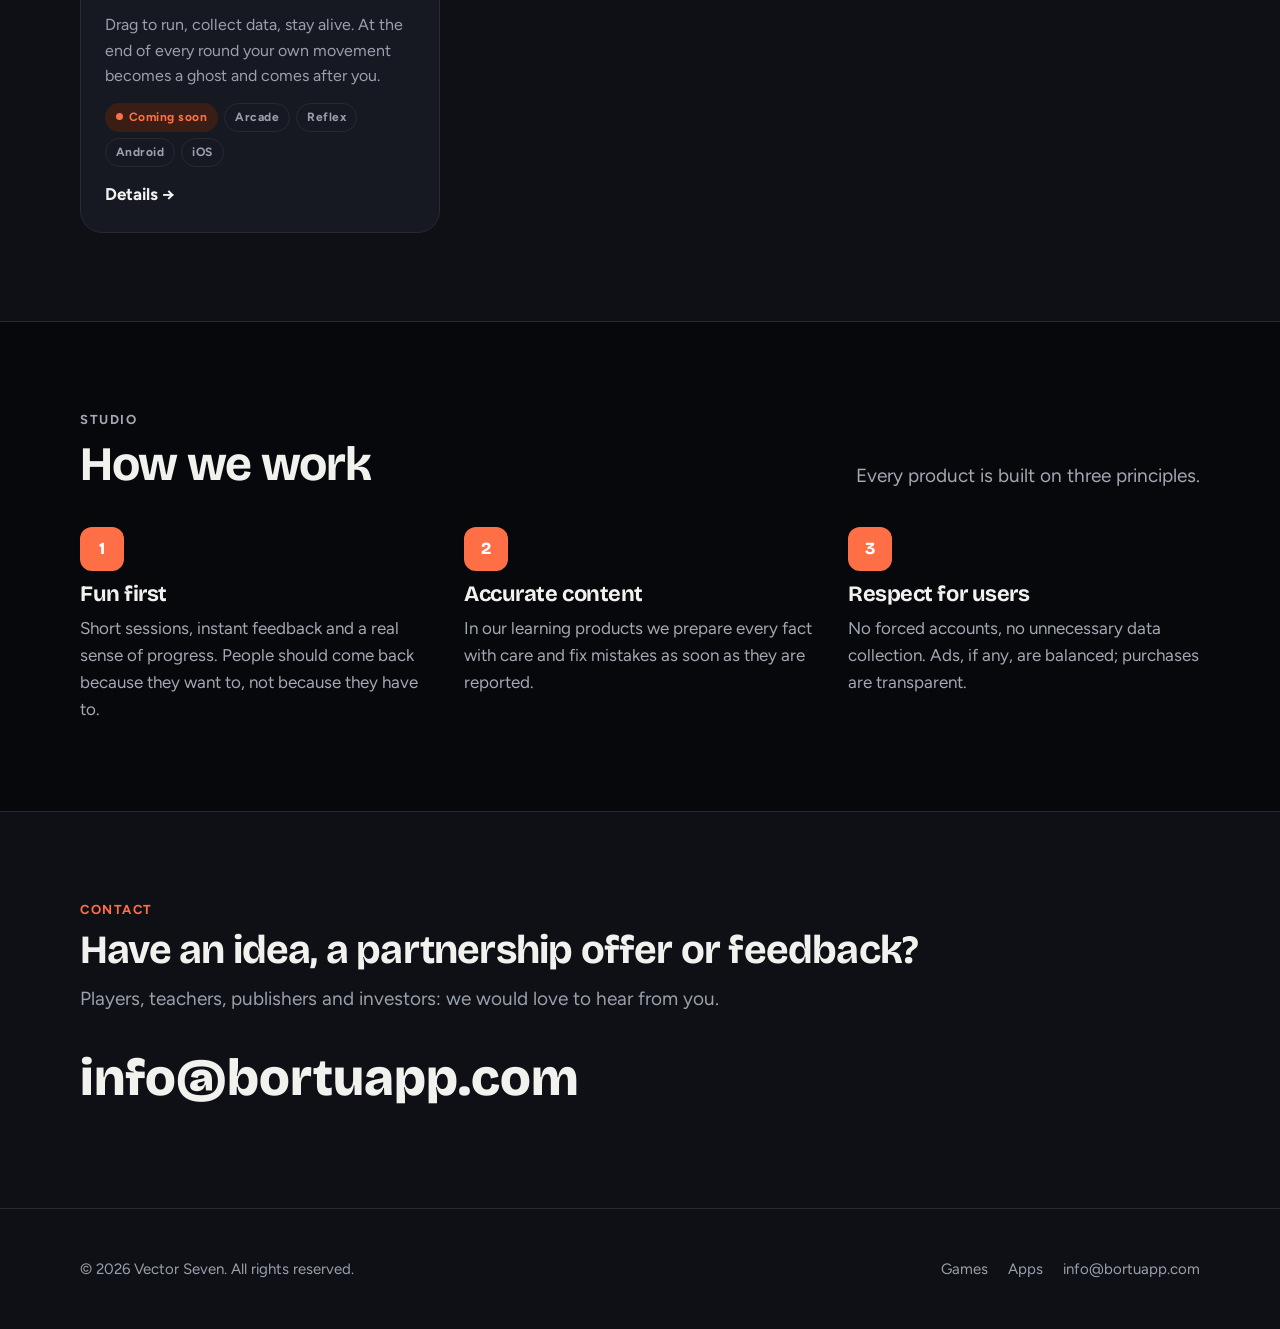
<file: en/index.html>
<!doctype html>
<html lang="en">
<head>
<meta charset="utf-8">
<script>(function(){var d=document.documentElement;d.classList.add('js');var t='dark';try{t=localStorage.getItem('v7-theme')||'dark'}catch(e){}d.setAttribute('data-theme',t)})()</script>
<meta name="viewport" content="width=device-width, initial-scale=1">
<title>Vector Seven — Independent game &amp; app studio</title>
<meta name="description" content="Vector Seven is an independent studio making games and mobile apps that turn learning into play.">
<meta property="og:title" content="Vector Seven — Independent game &amp; app studio">
<link rel="canonical" href="https://vectorseven.com.tr/en/">
<meta property="og:description" content="Vector Seven is an independent studio making games and mobile apps that turn learning into play.">
<meta name="theme-color" content="#0e1016">
<link rel="alternate" hreflang="tr" href="../">
<link rel="alternate" hreflang="en" href="../en/">
<link rel="alternate" hreflang="de" href="../de/">
<link rel="icon" href="../assets/favicon.svg" type="image/svg+xml">
<link rel="preconnect" href="https://fonts.googleapis.com">
<link rel="preconnect" href="https://fonts.gstatic.com" crossorigin>
<link rel="stylesheet" href="https://fonts.googleapis.com/css2?family=Bricolage+Grotesque:opsz,wght@12..96,700;12..96,800&family=Figtree:wght@400;500;600;700&display=swap">
<link rel="stylesheet" href="../assets/style.css?v=mur40n6v">
<link rel="stylesheet" href="../assets/motion.css?v=mur40n6v">
</head>
<body>
<header class="top">
  <div class="wrap">
    <a class="brand" href="../en/"><svg viewBox="0 0 40 40" aria-hidden="true"><rect width="40" height="40" rx="11" fill="currentColor"/><path d="M11 12h18l-9 17" fill="none" stroke="var(--paper)" stroke-width="4.2" stroke-linecap="round" stroke-linejoin="round"/><circle cx="29" cy="12" r="3.4" fill="var(--accent)"/></svg><span>Vector Seven</span></a>
    <nav class="nav" aria-label="Apps">
      <a href="../en/#games">Games</a>
      <a href="../en/#apps">Apps</a>
      <a href="../en/#studio">Studio</a>
      <a href="../en/#contact">Contact</a>
    </nav>
    <div class="langs"><a href="../" hreflang="tr" aria-current="false">TR</a><a href="../en/" hreflang="en" aria-current="true">EN</a><a href="../de/" hreflang="de" aria-current="false">DE</a></div>
    <button class="theme" type="button" data-theme-toggle aria-label="Dark / light mode" title="Dark / light mode">
      <svg class="sun" viewBox="0 0 24 24" aria-hidden="true"><circle cx="12" cy="12" r="4.2"/><path d="M12 2.5v2.2M12 19.3v2.2M4.6 4.6l1.6 1.6M17.8 17.8l1.6 1.6M2.5 12h2.2M19.3 12h2.2M4.6 19.4l1.6-1.6M17.8 6.2l1.6-1.6"/></svg>
      <svg class="moon" viewBox="0 0 24 24" aria-hidden="true"><path d="M20.5 14.2A8.5 8.5 0 0 1 9.8 3.5a8.5 8.5 0 1 0 10.7 10.7Z"/></svg>
    </button>
  </div>
</header>
<main>

<section class="hero">
  <div class="wrap">
    <div>
      <p class="eyebrow">Independent game & app studio</p>
      <h1>We build worlds you learn in <em>while you play</em>.</h1>
      <p class="lead">Vector Seven makes mobile games and apps that make learning as enjoyable as playing. A small team with great care.</p>
      <div class="btns">
        <a class="btn btn-primary" href="#apps">Our apps</a>
        <a class="btn btn-ghost" href="#contact">Get in touch</a>
      </div>
    </div>
    <div class="stack" aria-hidden="true">
      <a class="stack-card app" href="../en/apps/bortu/" tabindex="-1">
        <img src="../assets/img/bortu-selam.png" alt="" width="240" height="240">
        <strong>Börtü</strong>
        <span>Learn Turkish history by playing</span>
      </a>
      <a class="stack-card game live" href="../en/games/afterself/" tabindex="-1">
        <img src="../assets/img/afterself-icon.png" alt="" width="240" height="240" style="border-radius:28px">
        <strong>Afterself</strong>
        <span>Your rival is your past self</span>
      </a>
    </div>
  </div>
</section>

<section class="section" id="apps">
  <div class="wrap">
    <div class="section-head reveal">
      <div><p class="eyebrow">Apps</p><h2>Apps that turn learning into play</h2></div>
      <span class="count">1 product</span>
    </div>
    <div class="cards"><a class="card reveal" href="../en/apps/bortu/">
  <div class="card-top">
    <img class="card-icon" src="../assets/img/bortu-icon.png" alt="" width="64" height="64">
    <div><h3>Börtü</h3><p>Learn Turkish history by playing</p></div>
  </div>
  <p>Bite-sized lessons, memory techniques and games covering Turkish history from the earliest Turks to today.</p>
  <div class="pills">
    <span class="pill status">Closed beta</span>
    <span class="pill">Education</span><span class="pill">History</span>
    <span class="pill">Android</span><span class="pill">iOS</span>
  </div>
  <strong>Details →</strong>
</a></div>
  </div>
</section>

<section class="section" id="games">
  <div class="wrap">
    <div class="section-head reveal">
      <div><p class="eyebrow">Games</p><h2>Our games</h2></div>
      <span class="count">1 product</span>
    </div>
    <div class="cards">
      <a class="card reveal" href="../en/games/afterself/">
  <div class="card-top">
    <img class="card-icon" src="../assets/img/afterself-icon.png" alt="" width="64" height="64">
    <div><h3>Afterself</h3><p>Your rival is your past self</p></div>
  </div>
  <p>Drag to run, collect data, stay alive. At the end of every round your own movement becomes a ghost and comes after you.</p>
  <div class="pills">
    <span class="pill status">Coming soon</span>
    <span class="pill">Arcade</span><span class="pill">Reflex</span>
    <span class="pill">Android</span><span class="pill">iOS</span>
  </div>
  <strong>Details →</strong>
</a>
      
    </div>
  </div>
</section>

<section class="section band" id="studio">
  <div class="wrap">
    <div class="section-head reveal">
      <div><p class="eyebrow">Studio</p><h2>How we work</h2></div>
      <p class="lead">Every product is built on three principles.</p>
    </div>
    <div class="principles">
      <div class="principle reveal" style="--d:0s"><div class="mark">1</div><h3>Fun first</h3><p>Short sessions, instant feedback and a real sense of progress. People should come back because they want to, not because they have to.</p></div><div class="principle reveal" style="--d:0.12s"><div class="mark">2</div><h3>Accurate content</h3><p>In our learning products we prepare every fact with care and fix mistakes as soon as they are reported.</p></div><div class="principle reveal" style="--d:0.24s"><div class="mark">3</div><h3>Respect for users</h3><p>No forced accounts, no unnecessary data collection. Ads, if any, are balanced; purchases are transparent.</p></div>
    </div>
  </div>
</section>

<section class="section" id="contact">
  <div class="wrap contact reveal">
    <div>
      <p class="eyebrow">Contact</p>
      <h2 style="font-size:clamp(28px,3.6vw,40px);margin:8px 0 12px">Have an idea, a partnership offer or feedback?</h2>
      <p class="lead">Players, teachers, publishers and investors: we would love to hear from you.</p>
      <p style="margin-top:22px"><a class="mail" href="mailto:info@bortuapp.com">info@bortuapp.com</a></p>
    </div>
  </div>
</section>
</main>
<footer class="foot">
  <div class="wrap">
    <span>© 2026 Vector Seven. All rights reserved.</span>
    <nav>
      <a href="../en/#games">Games</a>
      <a href="../en/#apps">Apps</a>
      <a href="mailto:info@bortuapp.com">info@bortuapp.com</a>
    </nav>
  </div>
</footer>
<script src="../assets/site.js?v=mur40n6v" defer></script>
</body>
</html>
</file>
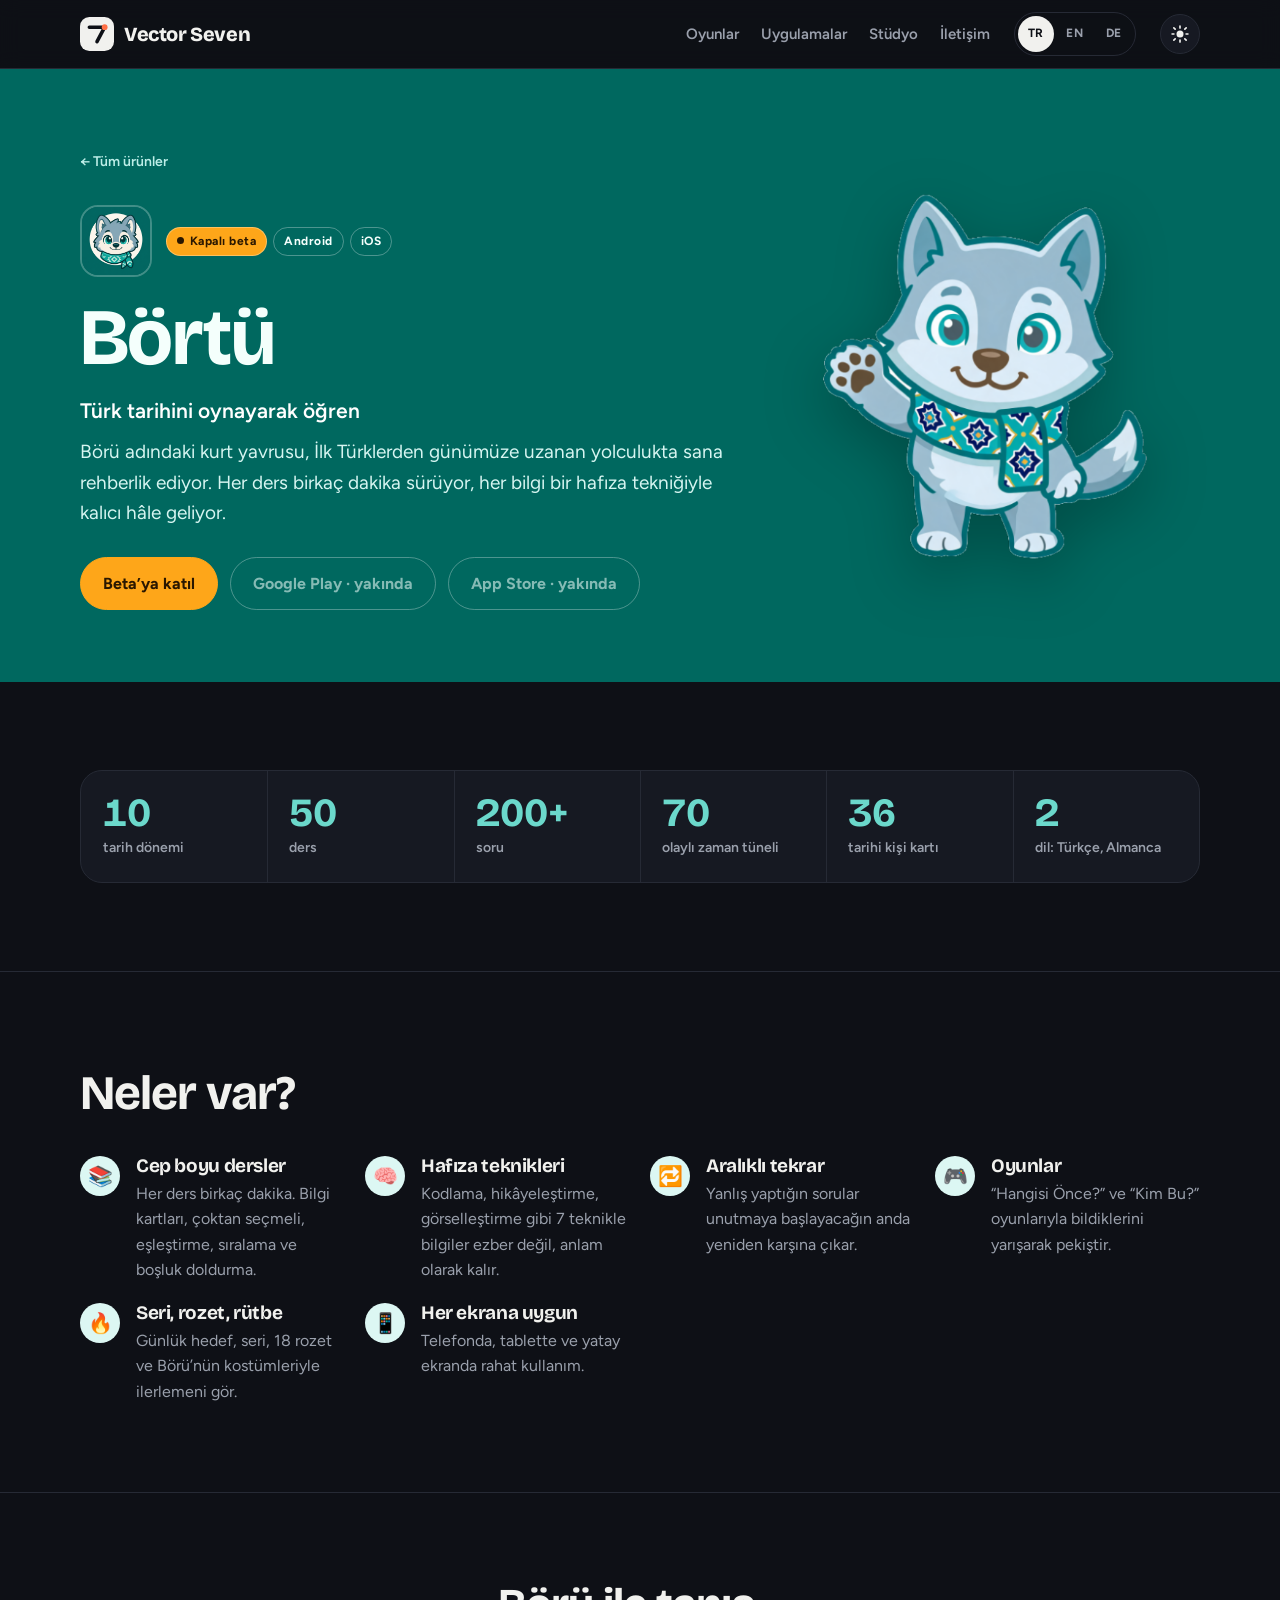
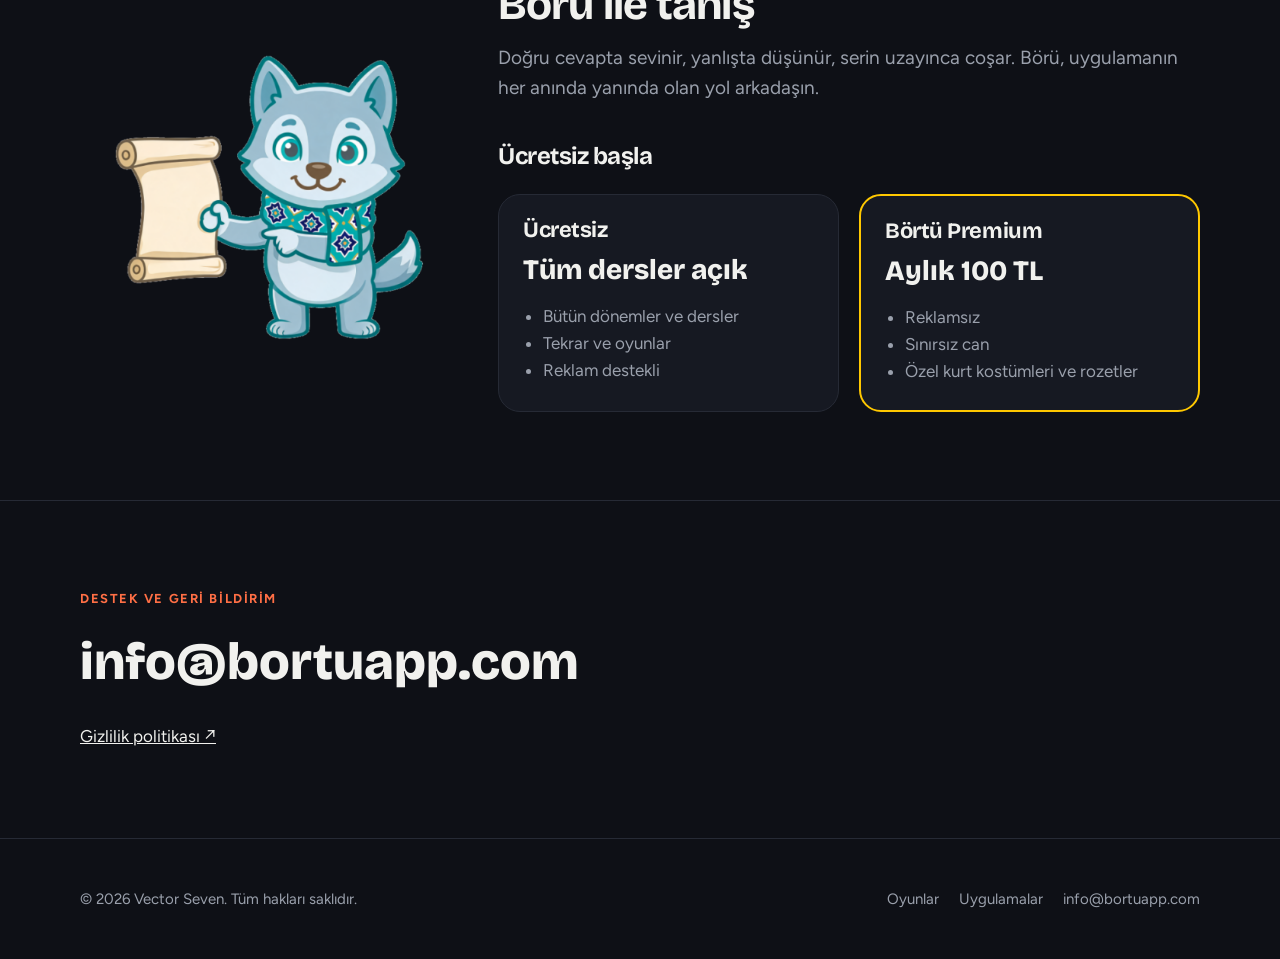
<file: apps/bortu/index.html>
<!doctype html>
<html lang="tr">
<head>
<meta charset="utf-8">
<script>(function(){var d=document.documentElement;d.classList.add('js');var t='dark';try{t=localStorage.getItem('v7-theme')||'dark'}catch(e){}d.setAttribute('data-theme',t)})()</script>
<meta name="viewport" content="width=device-width, initial-scale=1">
<title>Börtü — Türk tarihini oynayarak öğren · Vector Seven</title>
<meta name="description" content="İlk Türklerden bugüne Türk tarihini kısa dersler, hafıza teknikleri ve oyunlarla öğreten uygulama.">
<meta property="og:title" content="Börtü — Türk tarihini oynayarak öğren · Vector Seven">
<link rel="canonical" href="https://vectorseven.com.tr/apps/bortu/">
<meta property="og:description" content="İlk Türklerden bugüne Türk tarihini kısa dersler, hafıza teknikleri ve oyunlarla öğreten uygulama.">
<meta name="theme-color" content="#0e1016">
<link rel="alternate" hreflang="tr" href="../../apps/bortu/">
<link rel="alternate" hreflang="en" href="../../en/apps/bortu/">
<link rel="alternate" hreflang="de" href="../../de/apps/bortu/">
<link rel="icon" href="../../assets/favicon.svg" type="image/svg+xml">
<link rel="preconnect" href="https://fonts.googleapis.com">
<link rel="preconnect" href="https://fonts.gstatic.com" crossorigin>
<link rel="stylesheet" href="https://fonts.googleapis.com/css2?family=Bricolage+Grotesque:opsz,wght@12..96,700;12..96,800&family=Figtree:wght@400;500;600;700&display=swap">
<link rel="stylesheet" href="../../assets/style.css?v=mur40n6v">
<link rel="stylesheet" href="../../assets/motion.css?v=mur40n6v">
</head>
<body>
<header class="top">
  <div class="wrap">
    <a class="brand" href="../../"><svg viewBox="0 0 40 40" aria-hidden="true"><rect width="40" height="40" rx="11" fill="currentColor"/><path d="M11 12h18l-9 17" fill="none" stroke="var(--paper)" stroke-width="4.2" stroke-linecap="round" stroke-linejoin="round"/><circle cx="29" cy="12" r="3.4" fill="var(--accent)"/></svg><span>Vector Seven</span></a>
    <nav class="nav" aria-label="Uygulamalar">
      <a href="../../#games">Oyunlar</a>
      <a href="../../#apps">Uygulamalar</a>
      <a href="../../#studio">Stüdyo</a>
      <a href="../../#contact">İletişim</a>
    </nav>
    <div class="langs"><a href="../../apps/bortu/" hreflang="tr" aria-current="true">TR</a><a href="../../en/apps/bortu/" hreflang="en" aria-current="false">EN</a><a href="../../de/apps/bortu/" hreflang="de" aria-current="false">DE</a></div>
    <button class="theme" type="button" data-theme-toggle aria-label="Gece / gündüz modu" title="Gece / gündüz modu">
      <svg class="sun" viewBox="0 0 24 24" aria-hidden="true"><circle cx="12" cy="12" r="4.2"/><path d="M12 2.5v2.2M12 19.3v2.2M4.6 4.6l1.6 1.6M17.8 17.8l1.6 1.6M2.5 12h2.2M19.3 12h2.2M4.6 19.4l1.6-1.6M17.8 6.2l1.6-1.6"/></svg>
      <svg class="moon" viewBox="0 0 24 24" aria-hidden="true"><path d="M20.5 14.2A8.5 8.5 0 0 1 9.8 3.5a8.5 8.5 0 1 0 10.7 10.7Z"/></svg>
    </button>
  </div>
</header>
<main>

<section class="product-hero">
  <div class="wrap">
    <div>
      <a class="crumb" href="../../#apps">← Tüm ürünler</a>
      <div class="app-id" style="margin-top:22px">
        <img src="../../assets/img/bortu-icon.png" alt="" width="72" height="72">
        <div class="pills" style="margin:0">
          <span class="pill status">Kapalı beta</span>
          <span class="pill">Android</span><span class="pill">iOS</span>
        </div>
      </div>
      <h1>Börtü</h1>
      <p class="lead" style="font-size:21px;font-weight:600;color:#fff;margin-bottom:10px">Türk tarihini oynayarak öğren</p>
      <p class="lead">Börü adındaki kurt yavrusu, İlk Türklerden günümüze uzanan yolculukta sana rehberlik ediyor. Her ders birkaç dakika sürüyor, her bilgi bir hafıza tekniğiyle kalıcı hâle geliyor.</p>
      <div class="btns" style="margin-top:28px">
        <a class="btn btn-primary" href="mailto:info@bortuapp.com?subject=B%C3%B6rt%C3%BC%20beta%20kat%C4%B1l%C4%B1m" data-mail aria-expanded="false" aria-controls="mailbox-1">Beta’ya katıl</a>
<div class="mailbox" id="mailbox-1" hidden>
  <small>Bu adrese yazman yeterli, en kısa sürede dönüyoruz.</small>
  <span class="addr">info@bortuapp.com</span>
  <div class="row">
    <button type="button" data-copy="info@bortuapp.com">Adresi kopyala</button>
    <a href="mailto:info@bortuapp.com?subject=B%C3%B6rt%C3%BC%20beta%20kat%C4%B1l%C4%B1m">E-posta uygulamasında aç</a>
    <span class="ok" data-done hidden role="status">Kopyalandı ✓</span>
  </div>
</div>
        <span class="btn btn-ghost" aria-disabled="true">Google Play · yakında</span>
        <span class="btn btn-ghost" aria-disabled="true">App Store · yakında</span>
      </div>
    </div>
    <img class="mascot" src="../../assets/img/bortu-selam.png" alt="Börü ile tanış" width="380" height="380">
  </div>
</section>

<section class="section">
  <div class="wrap">
    <div class="figures reveal">
      <div class="figure"><b data-count="10" data-suffix="">10</b><span>tarih dönemi</span></div><div class="figure"><b data-count="50" data-suffix="">50</b><span>ders</span></div><div class="figure"><b data-count="200" data-suffix="+">200+</b><span>soru</span></div><div class="figure"><b data-count="70" data-suffix="">70</b><span>olaylı zaman tüneli</span></div><div class="figure"><b data-count="36" data-suffix="">36</b><span>tarihi kişi kartı</span></div><div class="figure"><b data-count="2" data-suffix="">2</b><span>dil: Türkçe, Almanca</span></div>
    </div>
  </div>
</section>

<section class="section">
  <div class="wrap">
    <div class="section-head reveal"><h2>Neler var?</h2></div>
    <div class="features">
      <div class="feature reveal" style="--d:0s"><div class="dot" aria-hidden="true">📚</div><div><h3>Cep boyu dersler</h3><p>Her ders birkaç dakika. Bilgi kartları, çoktan seçmeli, eşleştirme, sıralama ve boşluk doldurma.</p></div></div><div class="feature reveal" style="--d:0.1s"><div class="dot" aria-hidden="true">🧠</div><div><h3>Hafıza teknikleri</h3><p>Kodlama, hikâyeleştirme, görselleştirme gibi 7 teknikle bilgiler ezber değil, anlam olarak kalır.</p></div></div><div class="feature reveal" style="--d:0.2s"><div class="dot" aria-hidden="true">🔁</div><div><h3>Aralıklı tekrar</h3><p>Yanlış yaptığın sorular unutmaya başlayacağın anda yeniden karşına çıkar.</p></div></div><div class="feature reveal" style="--d:0s"><div class="dot" aria-hidden="true">🎮</div><div><h3>Oyunlar</h3><p>“Hangisi Önce?” ve “Kim Bu?” oyunlarıyla bildiklerini yarışarak pekiştir.</p></div></div><div class="feature reveal" style="--d:0.1s"><div class="dot" aria-hidden="true">🔥</div><div><h3>Seri, rozet, rütbe</h3><p>Günlük hedef, seri, 18 rozet ve Börü’nün kostümleriyle ilerlemeni gör.</p></div></div><div class="feature reveal" style="--d:0.2s"><div class="dot" aria-hidden="true">📱</div><div><h3>Her ekrana uygun</h3><p>Telefonda, tablette ve yatay ekranda rahat kullanım.</p></div></div>
    </div>
  </div>
</section>

<section class="section">
  <div class="wrap split reveal">
    <img src="../../assets/img/bortu-anlatiyor.png" alt="" width="320" height="320">
    <div>
      <h2 style="font-size:clamp(30px,4vw,44px);margin-bottom:14px">Börü ile tanış</h2>
      <p class="lead">Doğru cevapta sevinir, yanlışta düşünür, serin uzayınca coşar. Börü, uygulamanın her anında yanında olan yol arkadaşın.</p>
      <h3 style="font-size:24px;margin-top:40px">Ücretsiz başla</h3>
      <div class="plans">
        <div class="plan"><h3>Ücretsiz</h3><div class="price">Tüm dersler açık</div><ul><li>Bütün dönemler ve dersler</li><li>Tekrar ve oyunlar</li><li>Reklam destekli</li></ul></div><div class="plan gold"><h3>Börtü Premium</h3><div class="price">Aylık 100 TL</div><ul><li>Reklamsız</li><li>Sınırsız can</li><li>Özel kurt kostümleri ve rozetler</li></ul></div>
      </div>
    </div>
  </div>
</section>



<section class="section">
  <div class="wrap contact">
    <div>
      <p class="eyebrow">Destek ve geri bildirim</p>
      <p style="margin-top:12px"><a class="mail" href="mailto:info@bortuapp.com">info@bortuapp.com</a></p>
      <p style="margin-top:18px"><a href="https://vectorsevengame.github.io/bortu-privacy/privacy.html">Gizlilik politikası ↗</a></p>
    </div>
  </div>
</section>
</main>
<footer class="foot">
  <div class="wrap">
    <span>© 2026 Vector Seven. Tüm hakları saklıdır.</span>
    <nav>
      <a href="../../#games">Oyunlar</a>
      <a href="../../#apps">Uygulamalar</a>
      <a href="mailto:info@bortuapp.com">info@bortuapp.com</a>
    </nav>
  </div>
</footer>
<script src="../../assets/site.js?v=mur40n6v" defer></script>
</body>
</html>
</file>
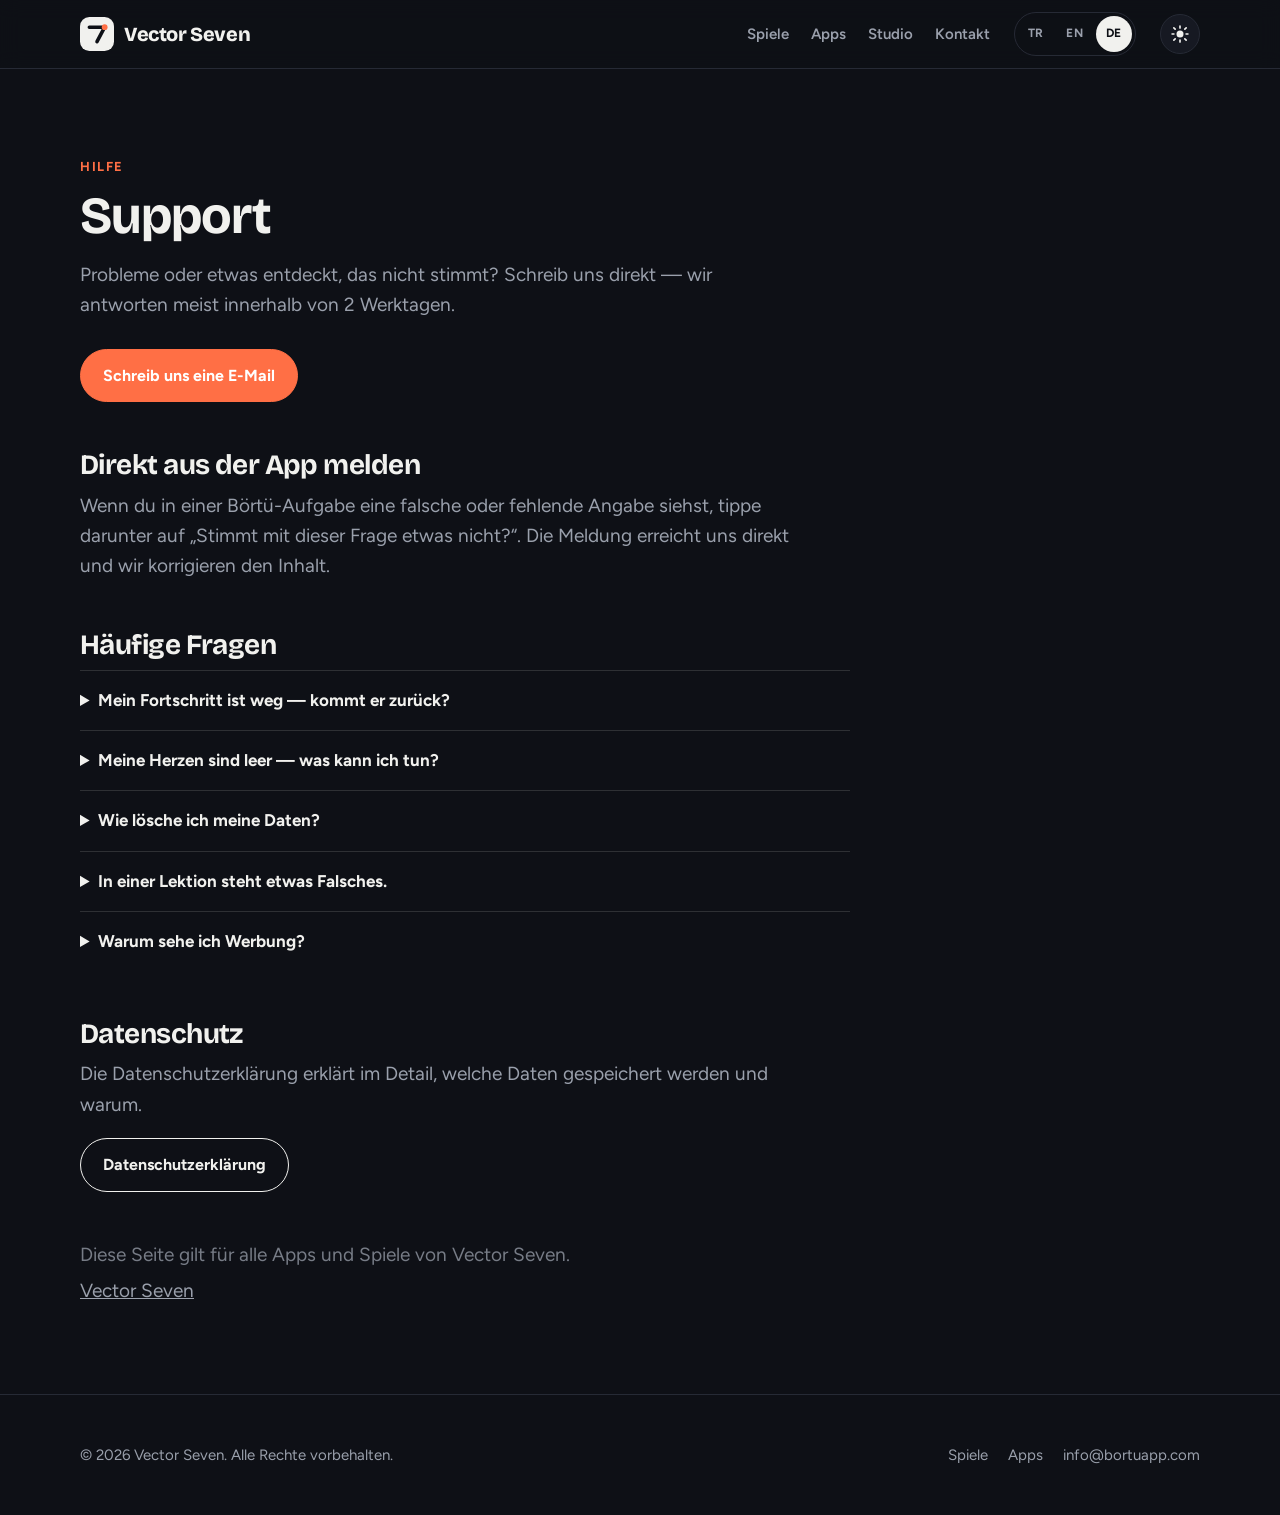
<file: de/support/index.html>
<!doctype html>
<html lang="de">
<head>
<meta charset="utf-8">
<script>(function(){var d=document.documentElement;d.classList.add('js');var t='dark';try{t=localStorage.getItem('v7-theme')||'dark'}catch(e){}d.setAttribute('data-theme',t)})()</script>
<meta name="viewport" content="width=device-width, initial-scale=1">
<title>Support · Vector Seven</title>
<meta name="description" content="Probleme oder etwas entdeckt, das nicht stimmt? Schreib uns direkt — wir antworten meist innerhalb von 2 Werktagen.">
<meta property="og:title" content="Support · Vector Seven">
<link rel="canonical" href="https://vectorseven.com.tr/de/support/">
<meta property="og:description" content="Probleme oder etwas entdeckt, das nicht stimmt? Schreib uns direkt — wir antworten meist innerhalb von 2 Werktagen.">
<meta name="theme-color" content="#0e1016">
<link rel="alternate" hreflang="tr" href="../../destek/">
<link rel="alternate" hreflang="en" href="../../en/support/">
<link rel="alternate" hreflang="de" href="../../de/support/">
<link rel="icon" href="../../assets/favicon.svg" type="image/svg+xml">
<link rel="preconnect" href="https://fonts.googleapis.com">
<link rel="preconnect" href="https://fonts.gstatic.com" crossorigin>
<link rel="stylesheet" href="https://fonts.googleapis.com/css2?family=Bricolage+Grotesque:opsz,wght@12..96,700;12..96,800&family=Figtree:wght@400;500;600;700&display=swap">
<link rel="stylesheet" href="../../assets/style.css?v=mur40n6v">
<link rel="stylesheet" href="../../assets/motion.css?v=mur40n6v">
</head>
<body>
<header class="top">
  <div class="wrap">
    <a class="brand" href="../../de/"><svg viewBox="0 0 40 40" aria-hidden="true"><rect width="40" height="40" rx="11" fill="currentColor"/><path d="M11 12h18l-9 17" fill="none" stroke="var(--paper)" stroke-width="4.2" stroke-linecap="round" stroke-linejoin="round"/><circle cx="29" cy="12" r="3.4" fill="var(--accent)"/></svg><span>Vector Seven</span></a>
    <nav class="nav" aria-label="Apps">
      <a href="../../de/#games">Spiele</a>
      <a href="../../de/#apps">Apps</a>
      <a href="../../de/#studio">Studio</a>
      <a href="../../de/#contact">Kontakt</a>
    </nav>
    <div class="langs"><a href="../../destek/" hreflang="tr" aria-current="false">TR</a><a href="../../en/support/" hreflang="en" aria-current="false">EN</a><a href="../../de/support/" hreflang="de" aria-current="true">DE</a></div>
    <button class="theme" type="button" data-theme-toggle aria-label="Dunkel- / Hellmodus" title="Dunkel- / Hellmodus">
      <svg class="sun" viewBox="0 0 24 24" aria-hidden="true"><circle cx="12" cy="12" r="4.2"/><path d="M12 2.5v2.2M12 19.3v2.2M4.6 4.6l1.6 1.6M17.8 17.8l1.6 1.6M2.5 12h2.2M19.3 12h2.2M4.6 19.4l1.6-1.6M17.8 6.2l1.6-1.6"/></svg>
      <svg class="moon" viewBox="0 0 24 24" aria-hidden="true"><path d="M20.5 14.2A8.5 8.5 0 0 1 9.8 3.5a8.5 8.5 0 1 0 10.7 10.7Z"/></svg>
    </button>
  </div>
</header>
<main>

<section class="section">
  <div class="wrap">
    <p class="eyebrow">Hilfe</p>
    <h1 style="font-size:clamp(34px,5vw,52px);margin:10px 0 16px">Support</h1>
    <p class="lead" style="max-width:60ch">Probleme oder etwas entdeckt, das nicht stimmt? Schreib uns direkt — wir antworten meist innerhalb von 2 Werktagen.</p>
    <div class="btns" style="margin-top:28px">
      <a class="btn btn-primary" href="mailto:info@bortuapp.com?subject=Supportanfrage" data-mail aria-expanded="false" aria-controls="mailbox-9">Schreib uns eine E-Mail</a>
<div class="mailbox" id="mailbox-9" hidden>
  <small>Schreib einfach an diese Adresse, wir melden uns bald.</small>
  <span class="addr">info@bortuapp.com</span>
  <div class="row">
    <button type="button" data-copy="info@bortuapp.com">Adresse kopieren</button>
    <a href="mailto:info@bortuapp.com?subject=Supportanfrage">In E-Mail-App öffnen</a>
    <span class="ok" data-done hidden role="status">Kopiert ✓</span>
  </div>
</div>
    </div>

    <h2 style="font-size:clamp(22px,2.6vw,28px);margin:48px 0 10px">Direkt aus der App melden</h2>
    <p class="lead" style="max-width:60ch">Wenn du in einer Börtü-Aufgabe eine falsche oder fehlende Angabe siehst, tippe darunter auf „Stimmt mit dieser Frage etwas nicht?“. Die Meldung erreicht uns direkt und wir korrigieren den Inhalt.</p>

    <h2 style="font-size:clamp(22px,2.6vw,28px);margin:48px 0 10px">Häufige Fragen</h2>
    <div style="max-width:70ch">
      <details style="border-top:1px solid rgba(128,128,128,.28);padding:16px 0">
        <summary style="cursor:pointer;font-weight:700;font-size:17px">Mein Fortschritt ist weg — kommt er zurück?</summary>
        <p class="lead" style="margin:10px 0 0">Börtü braucht kein Konto; der gesamte Fortschritt liegt ausschließlich auf deinem Gerät. Wenn du die App löschst oder das Gerät wechselst, lässt er sich nicht wiederherstellen. An einer Cloud-Sicherung arbeiten wir.</p>
      </details><details style="border-top:1px solid rgba(128,128,128,.28);padding:16px 0">
        <summary style="cursor:pointer;font-weight:700;font-size:17px">Meine Herzen sind leer — was kann ich tun?</summary>
        <p class="lead" style="margin:10px 0 0">Herzen füllen sich mit der Zeit von selbst wieder auf. Wenn du nicht warten möchtest, kannst du eines durch eine freiwillige Belohnungsanzeige oder durch das Üben fälliger Wiederholungskarten verdienen.</p>
      </details><details style="border-top:1px solid rgba(128,128,128,.28);padding:16px 0">
        <summary style="cursor:pointer;font-weight:700;font-size:17px">Wie lösche ich meine Daten?</summary>
        <p class="lead" style="margin:10px 0 0">Einstellungen &gt; Alle Daten löschen. Damit wird der gesamte Fortschritt dauerhaft von deinem Gerät entfernt. Wenn du an der Wochenliga teilgenommen hast, wird dein Eintrag beim Verlassen der Liga auch vom Server gelöscht.</p>
      </details><details style="border-top:1px solid rgba(128,128,128,.28);padding:16px 0">
        <summary style="cursor:pointer;font-weight:700;font-size:17px">In einer Lektion steht etwas Falsches.</summary>
        <p class="lead" style="margin:10px 0 0">Bitte melde es. Die Inhalte wurden anhand von Quellen geschrieben, Fehler sind aber möglich — wir prüfen jede Meldung einzeln.</p>
      </details><details style="border-top:1px solid rgba(128,128,128,.28);padding:16px 0">
        <summary style="cursor:pointer;font-weight:700;font-size:17px">Warum sehe ich Werbung?</summary>
        <p class="lead" style="margin:10px 0 0">Börtü ist kostenlos und werbefinanziert. Belohnungsanzeigen sind völlig freiwillig — jede Lektion funktioniert auch ohne.</p>
      </details>
    </div>

    <h2 style="font-size:clamp(22px,2.6vw,28px);margin:48px 0 10px">Datenschutz</h2>
    <p class="lead" style="max-width:60ch">Die Datenschutzerklärung erklärt im Detail, welche Daten gespeichert werden und warum.</p>
    <div class="btns" style="margin-top:18px">
      <a class="btn btn-ghost" href="https://vectorsevengame.github.io/bortu-privacy/privacy.html">Datenschutzerklärung</a>
    </div>

    <p class="lead" style="margin-top:48px;opacity:.75">Diese Seite gilt für alle Apps und Spiele von Vector Seven.</p>
    <p class="lead" style="margin-top:6px"><a href="../../de/">Vector Seven</a></p>
  </div>
</section>
</main>
<footer class="foot">
  <div class="wrap">
    <span>© 2026 Vector Seven. Alle Rechte vorbehalten.</span>
    <nav>
      <a href="../../de/#games">Spiele</a>
      <a href="../../de/#apps">Apps</a>
      <a href="mailto:info@bortuapp.com">info@bortuapp.com</a>
    </nav>
  </div>
</footer>
<script src="../../assets/site.js?v=mur40n6v" defer></script>
</body>
</html>
</file>
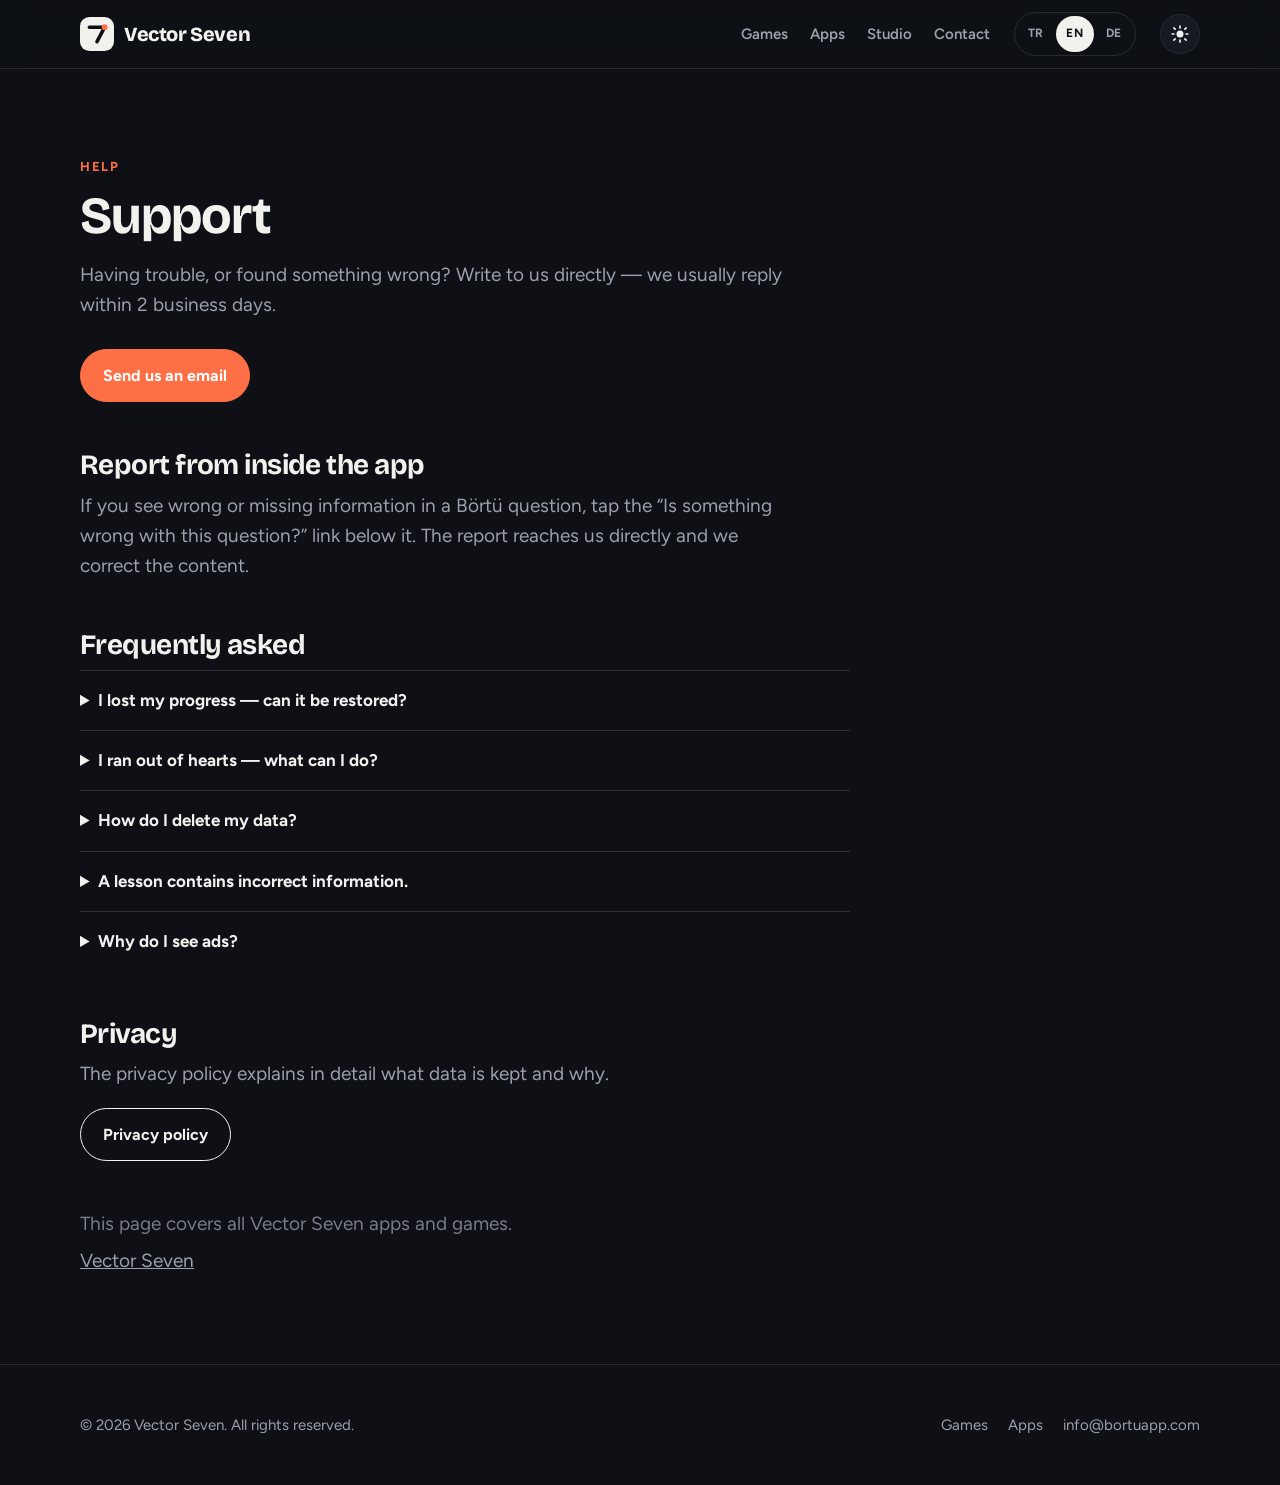
<file: en/support/index.html>
<!doctype html>
<html lang="en">
<head>
<meta charset="utf-8">
<script>(function(){var d=document.documentElement;d.classList.add('js');var t='dark';try{t=localStorage.getItem('v7-theme')||'dark'}catch(e){}d.setAttribute('data-theme',t)})()</script>
<meta name="viewport" content="width=device-width, initial-scale=1">
<title>Support · Vector Seven</title>
<meta name="description" content="Having trouble, or found something wrong? Write to us directly — we usually reply within 2 business days.">
<meta property="og:title" content="Support · Vector Seven">
<link rel="canonical" href="https://vectorseven.com.tr/en/support/">
<meta property="og:description" content="Having trouble, or found something wrong? Write to us directly — we usually reply within 2 business days.">
<meta name="theme-color" content="#0e1016">
<link rel="alternate" hreflang="tr" href="../../destek/">
<link rel="alternate" hreflang="en" href="../../en/support/">
<link rel="alternate" hreflang="de" href="../../de/support/">
<link rel="icon" href="../../assets/favicon.svg" type="image/svg+xml">
<link rel="preconnect" href="https://fonts.googleapis.com">
<link rel="preconnect" href="https://fonts.gstatic.com" crossorigin>
<link rel="stylesheet" href="https://fonts.googleapis.com/css2?family=Bricolage+Grotesque:opsz,wght@12..96,700;12..96,800&family=Figtree:wght@400;500;600;700&display=swap">
<link rel="stylesheet" href="../../assets/style.css?v=mur40n6v">
<link rel="stylesheet" href="../../assets/motion.css?v=mur40n6v">
</head>
<body>
<header class="top">
  <div class="wrap">
    <a class="brand" href="../../en/"><svg viewBox="0 0 40 40" aria-hidden="true"><rect width="40" height="40" rx="11" fill="currentColor"/><path d="M11 12h18l-9 17" fill="none" stroke="var(--paper)" stroke-width="4.2" stroke-linecap="round" stroke-linejoin="round"/><circle cx="29" cy="12" r="3.4" fill="var(--accent)"/></svg><span>Vector Seven</span></a>
    <nav class="nav" aria-label="Apps">
      <a href="../../en/#games">Games</a>
      <a href="../../en/#apps">Apps</a>
      <a href="../../en/#studio">Studio</a>
      <a href="../../en/#contact">Contact</a>
    </nav>
    <div class="langs"><a href="../../destek/" hreflang="tr" aria-current="false">TR</a><a href="../../en/support/" hreflang="en" aria-current="true">EN</a><a href="../../de/support/" hreflang="de" aria-current="false">DE</a></div>
    <button class="theme" type="button" data-theme-toggle aria-label="Dark / light mode" title="Dark / light mode">
      <svg class="sun" viewBox="0 0 24 24" aria-hidden="true"><circle cx="12" cy="12" r="4.2"/><path d="M12 2.5v2.2M12 19.3v2.2M4.6 4.6l1.6 1.6M17.8 17.8l1.6 1.6M2.5 12h2.2M19.3 12h2.2M4.6 19.4l1.6-1.6M17.8 6.2l1.6-1.6"/></svg>
      <svg class="moon" viewBox="0 0 24 24" aria-hidden="true"><path d="M20.5 14.2A8.5 8.5 0 0 1 9.8 3.5a8.5 8.5 0 1 0 10.7 10.7Z"/></svg>
    </button>
  </div>
</header>
<main>

<section class="section">
  <div class="wrap">
    <p class="eyebrow">Help</p>
    <h1 style="font-size:clamp(34px,5vw,52px);margin:10px 0 16px">Support</h1>
    <p class="lead" style="max-width:60ch">Having trouble, or found something wrong? Write to us directly — we usually reply within 2 business days.</p>
    <div class="btns" style="margin-top:28px">
      <a class="btn btn-primary" href="mailto:info@bortuapp.com?subject=Support%20request" data-mail aria-expanded="false" aria-controls="mailbox-6">Send us an email</a>
<div class="mailbox" id="mailbox-6" hidden>
  <small>Just write to this address, we will get back to you soon.</small>
  <span class="addr">info@bortuapp.com</span>
  <div class="row">
    <button type="button" data-copy="info@bortuapp.com">Copy address</button>
    <a href="mailto:info@bortuapp.com?subject=Support%20request">Open in email app</a>
    <span class="ok" data-done hidden role="status">Copied ✓</span>
  </div>
</div>
    </div>

    <h2 style="font-size:clamp(22px,2.6vw,28px);margin:48px 0 10px">Report from inside the app</h2>
    <p class="lead" style="max-width:60ch">If you see wrong or missing information in a Börtü question, tap the “Is something wrong with this question?” link below it. The report reaches us directly and we correct the content.</p>

    <h2 style="font-size:clamp(22px,2.6vw,28px);margin:48px 0 10px">Frequently asked</h2>
    <div style="max-width:70ch">
      <details style="border-top:1px solid rgba(128,128,128,.28);padding:16px 0">
        <summary style="cursor:pointer;font-weight:700;font-size:17px">I lost my progress — can it be restored?</summary>
        <p class="lead" style="margin:10px 0 0">Börtü needs no account; all progress is kept on your device only. If you delete the app or switch devices, progress cannot be restored. Cloud backup is in the works.</p>
      </details><details style="border-top:1px solid rgba(128,128,128,.28);padding:16px 0">
        <summary style="cursor:pointer;font-weight:700;font-size:17px">I ran out of hearts — what can I do?</summary>
        <p class="lead" style="margin:10px 0 0">Hearts refill on their own over time. If you would rather not wait, you can earn one by watching an optional rewarded ad or by practising your due review cards.</p>
      </details><details style="border-top:1px solid rgba(128,128,128,.28);padding:16px 0">
        <summary style="cursor:pointer;font-weight:700;font-size:17px">How do I delete my data?</summary>
        <p class="lead" style="margin:10px 0 0">Settings &gt; Delete all data. This permanently removes all progress from your device. If you joined the weekly league, your record is deleted from the server when you leave the league.</p>
      </details><details style="border-top:1px solid rgba(128,128,128,.28);padding:16px 0">
        <summary style="cursor:pointer;font-weight:700;font-size:17px">A lesson contains incorrect information.</summary>
        <p class="lead" style="margin:10px 0 0">Please report it. The content was written against sources, but mistakes are possible and we check every report individually.</p>
      </details><details style="border-top:1px solid rgba(128,128,128,.28);padding:16px 0">
        <summary style="cursor:pointer;font-weight:700;font-size:17px">Why do I see ads?</summary>
        <p class="lead" style="margin:10px 0 0">Börtü is free and ad supported. Rewarded ads are entirely optional — every lesson works without watching any.</p>
      </details>
    </div>

    <h2 style="font-size:clamp(22px,2.6vw,28px);margin:48px 0 10px">Privacy</h2>
    <p class="lead" style="max-width:60ch">The privacy policy explains in detail what data is kept and why.</p>
    <div class="btns" style="margin-top:18px">
      <a class="btn btn-ghost" href="https://vectorsevengame.github.io/bortu-privacy/privacy.html">Privacy policy</a>
    </div>

    <p class="lead" style="margin-top:48px;opacity:.75">This page covers all Vector Seven apps and games.</p>
    <p class="lead" style="margin-top:6px"><a href="../../en/">Vector Seven</a></p>
  </div>
</section>
</main>
<footer class="foot">
  <div class="wrap">
    <span>© 2026 Vector Seven. All rights reserved.</span>
    <nav>
      <a href="../../en/#games">Games</a>
      <a href="../../en/#apps">Apps</a>
      <a href="mailto:info@bortuapp.com">info@bortuapp.com</a>
    </nav>
  </div>
</footer>
<script src="../../assets/site.js?v=mur40n6v" defer></script>
</body>
</html>
</file>
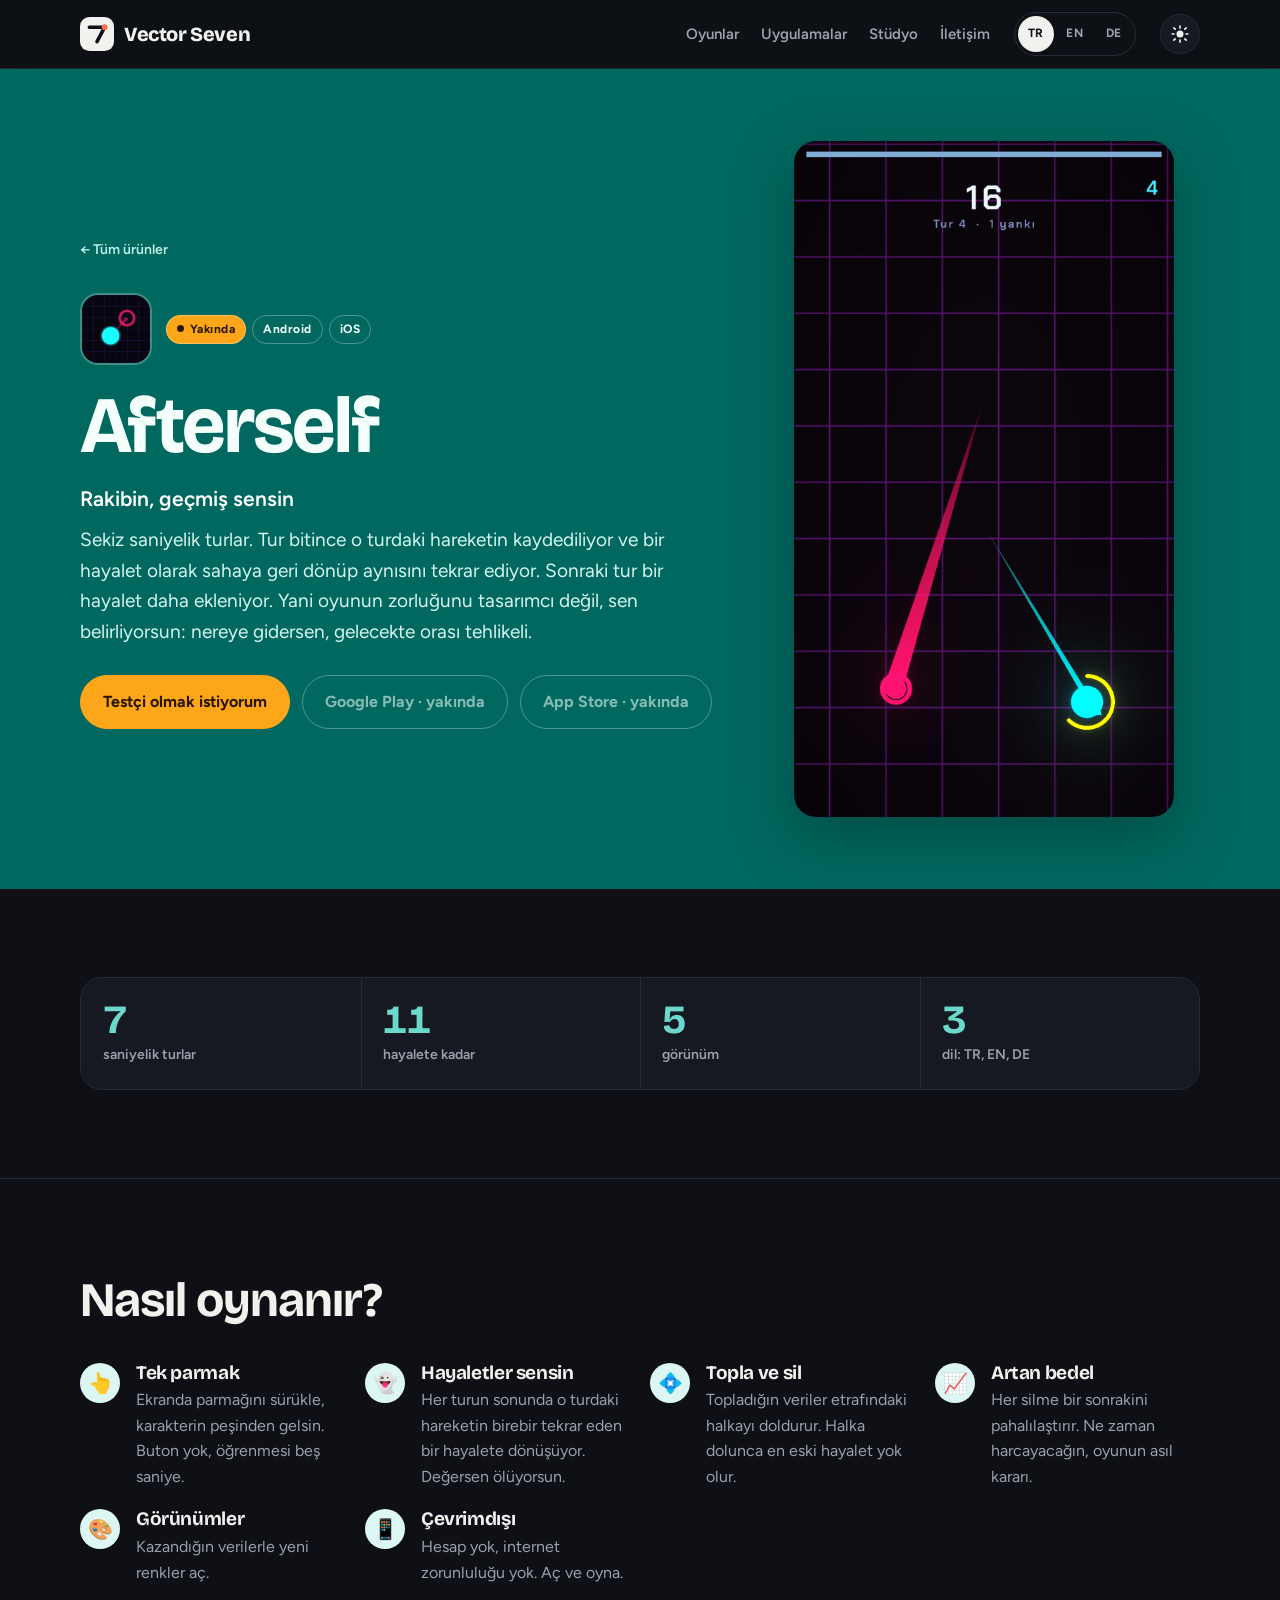
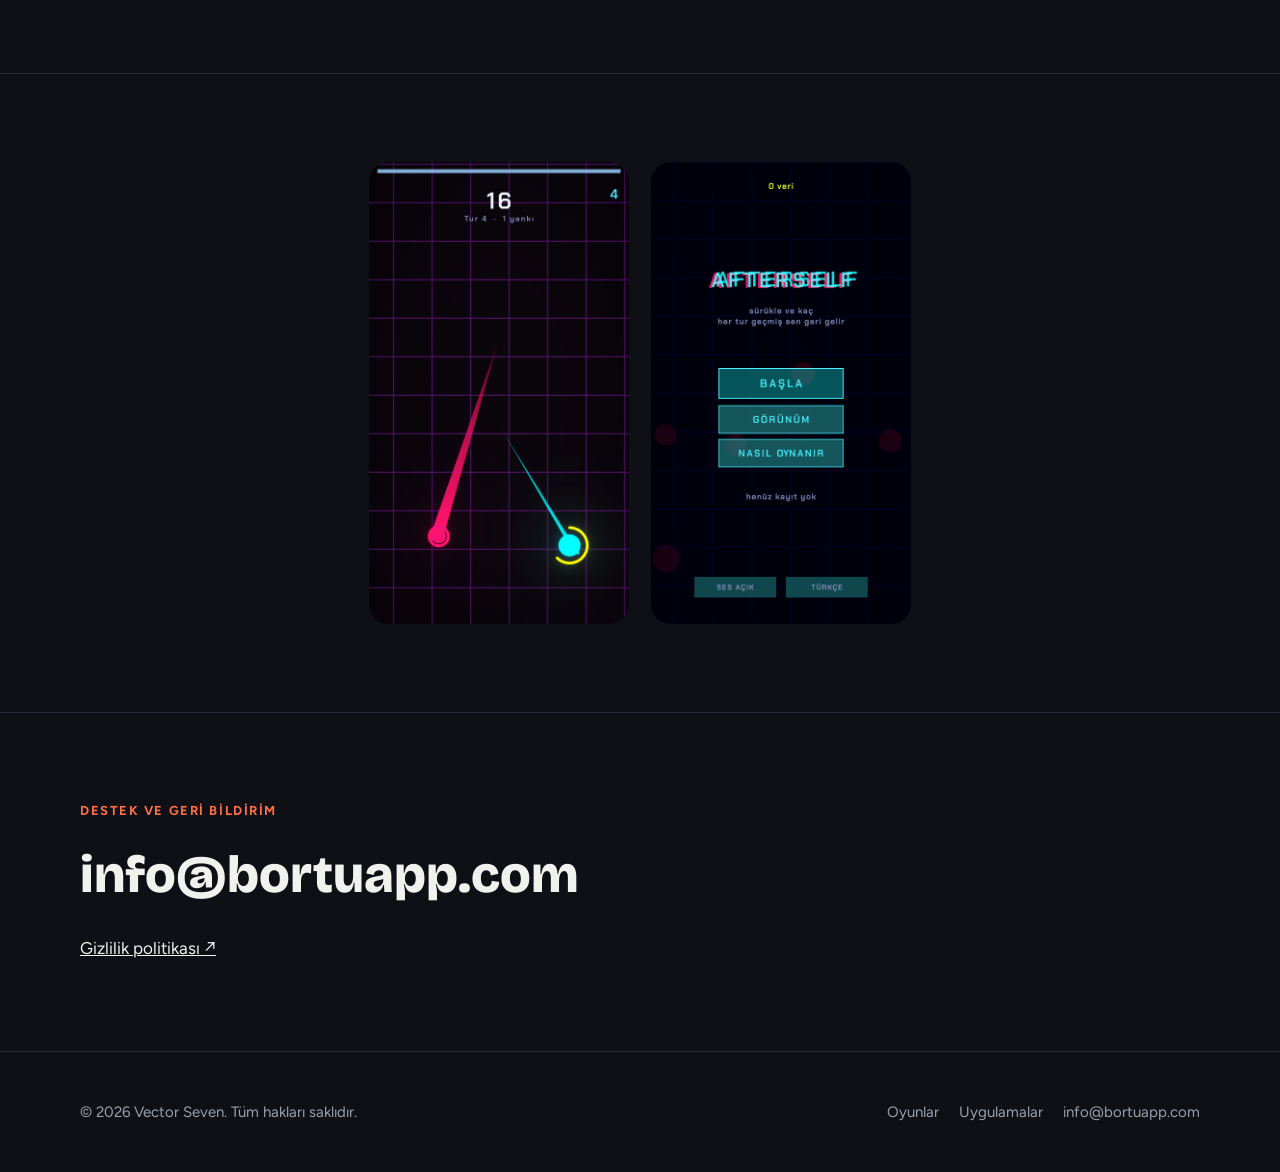
<file: games/afterself/index.html>
<!doctype html>
<html lang="tr">
<head>
<meta charset="utf-8">
<script>(function(){var d=document.documentElement;d.classList.add('js');var t='dark';try{t=localStorage.getItem('v7-theme')||'dark'}catch(e){}d.setAttribute('data-theme',t)})()</script>
<meta name="viewport" content="width=device-width, initial-scale=1">
<title>Afterself — Rakibin, geçmiş sensin · Vector Seven</title>
<meta name="description" content="Parmağınla kaç, veri topla, hayatta kal. Her turun sonunda o turda yaptığın hareket bir hayalete dönüşüp peşine düşüyor.">
<meta property="og:title" content="Afterself — Rakibin, geçmiş sensin · Vector Seven">
<link rel="canonical" href="https://vectorseven.com.tr/games/afterself/">
<meta property="og:description" content="Parmağınla kaç, veri topla, hayatta kal. Her turun sonunda o turda yaptığın hareket bir hayalete dönüşüp peşine düşüyor.">
<meta name="theme-color" content="#0e1016">
<link rel="alternate" hreflang="tr" href="../../games/afterself/">
<link rel="alternate" hreflang="en" href="../../en/games/afterself/">
<link rel="alternate" hreflang="de" href="../../de/games/afterself/">
<link rel="icon" href="../../assets/favicon.svg" type="image/svg+xml">
<link rel="preconnect" href="https://fonts.googleapis.com">
<link rel="preconnect" href="https://fonts.gstatic.com" crossorigin>
<link rel="stylesheet" href="https://fonts.googleapis.com/css2?family=Bricolage+Grotesque:opsz,wght@12..96,700;12..96,800&family=Figtree:wght@400;500;600;700&display=swap">
<link rel="stylesheet" href="../../assets/style.css?v=mur40n6v">
<link rel="stylesheet" href="../../assets/motion.css?v=mur40n6v">
</head>
<body>
<header class="top">
  <div class="wrap">
    <a class="brand" href="../../"><svg viewBox="0 0 40 40" aria-hidden="true"><rect width="40" height="40" rx="11" fill="currentColor"/><path d="M11 12h18l-9 17" fill="none" stroke="var(--paper)" stroke-width="4.2" stroke-linecap="round" stroke-linejoin="round"/><circle cx="29" cy="12" r="3.4" fill="var(--accent)"/></svg><span>Vector Seven</span></a>
    <nav class="nav" aria-label="Uygulamalar">
      <a href="../../#games">Oyunlar</a>
      <a href="../../#apps">Uygulamalar</a>
      <a href="../../#studio">Stüdyo</a>
      <a href="../../#contact">İletişim</a>
    </nav>
    <div class="langs"><a href="../../games/afterself/" hreflang="tr" aria-current="true">TR</a><a href="../../en/games/afterself/" hreflang="en" aria-current="false">EN</a><a href="../../de/games/afterself/" hreflang="de" aria-current="false">DE</a></div>
    <button class="theme" type="button" data-theme-toggle aria-label="Gece / gündüz modu" title="Gece / gündüz modu">
      <svg class="sun" viewBox="0 0 24 24" aria-hidden="true"><circle cx="12" cy="12" r="4.2"/><path d="M12 2.5v2.2M12 19.3v2.2M4.6 4.6l1.6 1.6M17.8 17.8l1.6 1.6M2.5 12h2.2M19.3 12h2.2M4.6 19.4l1.6-1.6M17.8 6.2l1.6-1.6"/></svg>
      <svg class="moon" viewBox="0 0 24 24" aria-hidden="true"><path d="M20.5 14.2A8.5 8.5 0 0 1 9.8 3.5a8.5 8.5 0 1 0 10.7 10.7Z"/></svg>
    </button>
  </div>
</header>
<main>

<section class="product-hero">
  <div class="wrap">
    <div>
      <a class="crumb" href="../../#games">← Tüm ürünler</a>
      <div class="app-id" style="margin-top:22px">
        <img src="../../assets/img/afterself-icon.png" alt="" width="72" height="72">
        <div class="pills" style="margin:0">
          <span class="pill status">Yakında</span>
          <span class="pill">Android</span><span class="pill">iOS</span>
        </div>
      </div>
      <h1>Afterself</h1>
      <p class="lead" style="font-size:21px;font-weight:600;color:#fff;margin-bottom:10px">Rakibin, geçmiş sensin</p>
      <p class="lead">Sekiz saniyelik turlar. Tur bitince o turdaki hareketin kaydediliyor ve bir hayalet olarak sahaya geri dönüp aynısını tekrar ediyor. Sonraki tur bir hayalet daha ekleniyor. Yani oyunun zorluğunu tasarımcı değil, sen belirliyorsun: nereye gidersen, gelecekte orası tehlikeli.</p>
      <div class="btns" style="margin-top:28px">
        <a class="btn btn-primary" href="mailto:info@bortuapp.com?subject=Afterself%20test%20kat%C4%B1l%C4%B1m" data-mail aria-expanded="false" aria-controls="mailbox-2">Testçi olmak istiyorum</a>
<div class="mailbox" id="mailbox-2" hidden>
  <small>Bu adrese yazman yeterli, en kısa sürede dönüyoruz.</small>
  <span class="addr">info@bortuapp.com</span>
  <div class="row">
    <button type="button" data-copy="info@bortuapp.com">Adresi kopyala</button>
    <a href="mailto:info@bortuapp.com?subject=Afterself%20test%20kat%C4%B1l%C4%B1m">E-posta uygulamasında aç</a>
    <span class="ok" data-done hidden role="status">Kopyalandı ✓</span>
  </div>
</div>
        <span class="btn btn-ghost" aria-disabled="true">Google Play · yakında</span>
        <span class="btn btn-ghost" aria-disabled="true">App Store · yakında</span>
      </div>
    </div>
    <img class="mascot" src="../../assets/img/afterself-oyun.png" alt="Afterself" width="300" height="533" style="border-radius:22px">
  </div>
</section>

<section class="section">
  <div class="wrap">
    <div class="figures reveal">
      <div class="figure"><b data-count="8" data-suffix="">8</b><span>saniyelik turlar</span></div><div class="figure"><b data-count="12" data-suffix="">12</b><span>hayalete kadar</span></div><div class="figure"><b data-count="6" data-suffix="">6</b><span>görünüm</span></div><div class="figure"><b data-count="3" data-suffix="">3</b><span>dil: TR, EN, DE</span></div>
    </div>
  </div>
</section>

<section class="section">
  <div class="wrap">
    <div class="section-head reveal"><h2>Nasıl oynanır?</h2></div>
    <div class="features">
      <div class="feature reveal" style="--d:0s"><div class="dot" aria-hidden="true">👆</div><div><h3>Tek parmak</h3><p>Ekranda parmağını sürükle, karakterin peşinden gelsin. Buton yok, öğrenmesi beş saniye.</p></div></div><div class="feature reveal" style="--d:0.1s"><div class="dot" aria-hidden="true">👻</div><div><h3>Hayaletler sensin</h3><p>Her turun sonunda o turdaki hareketin birebir tekrar eden bir hayalete dönüşüyor. Değersen ölüyorsun.</p></div></div><div class="feature reveal" style="--d:0.2s"><div class="dot" aria-hidden="true">💠</div><div><h3>Topla ve sil</h3><p>Topladığın veriler etrafındaki halkayı doldurur. Halka dolunca en eski hayalet yok olur.</p></div></div><div class="feature reveal" style="--d:0s"><div class="dot" aria-hidden="true">📈</div><div><h3>Artan bedel</h3><p>Her silme bir sonrakini pahalılaştırır. Ne zaman harcayacağın, oyunun asıl kararı.</p></div></div><div class="feature reveal" style="--d:0.1s"><div class="dot" aria-hidden="true">🎨</div><div><h3>Görünümler</h3><p>Kazandığın verilerle yeni renkler aç.</p></div></div><div class="feature reveal" style="--d:0.2s"><div class="dot" aria-hidden="true">📱</div><div><h3>Çevrimdışı</h3><p>Hesap yok, internet zorunluluğu yok. Aç ve oyna.</p></div></div>
    </div>
  </div>
</section>



<section class="section">
  <div class="wrap reveal" style="display:flex;gap:22px;flex-wrap:wrap;justify-content:center">
    <img src="../../assets/img/afterself-oyun.png" alt="" width="260" height="462" style="border-radius:20px;max-width:46%;height:auto"><img src="../../assets/img/afterself-menu.png" alt="" width="260" height="462" style="border-radius:20px;max-width:46%;height:auto">
  </div>
</section>

<section class="section">
  <div class="wrap contact">
    <div>
      <p class="eyebrow">Destek ve geri bildirim</p>
      <p style="margin-top:12px"><a class="mail" href="mailto:info@bortuapp.com">info@bortuapp.com</a></p>
      <p style="margin-top:18px"><a href="https://vectorseven.com.tr/games/afterself/privacy/">Gizlilik politikası ↗</a></p>
    </div>
  </div>
</section>
</main>
<footer class="foot">
  <div class="wrap">
    <span>© 2026 Vector Seven. Tüm hakları saklıdır.</span>
    <nav>
      <a href="../../#games">Oyunlar</a>
      <a href="../../#apps">Uygulamalar</a>
      <a href="mailto:info@bortuapp.com">info@bortuapp.com</a>
    </nav>
  </div>
</footer>
<script src="../../assets/site.js?v=mur40n6v" defer></script>
</body>
</html>
</file>
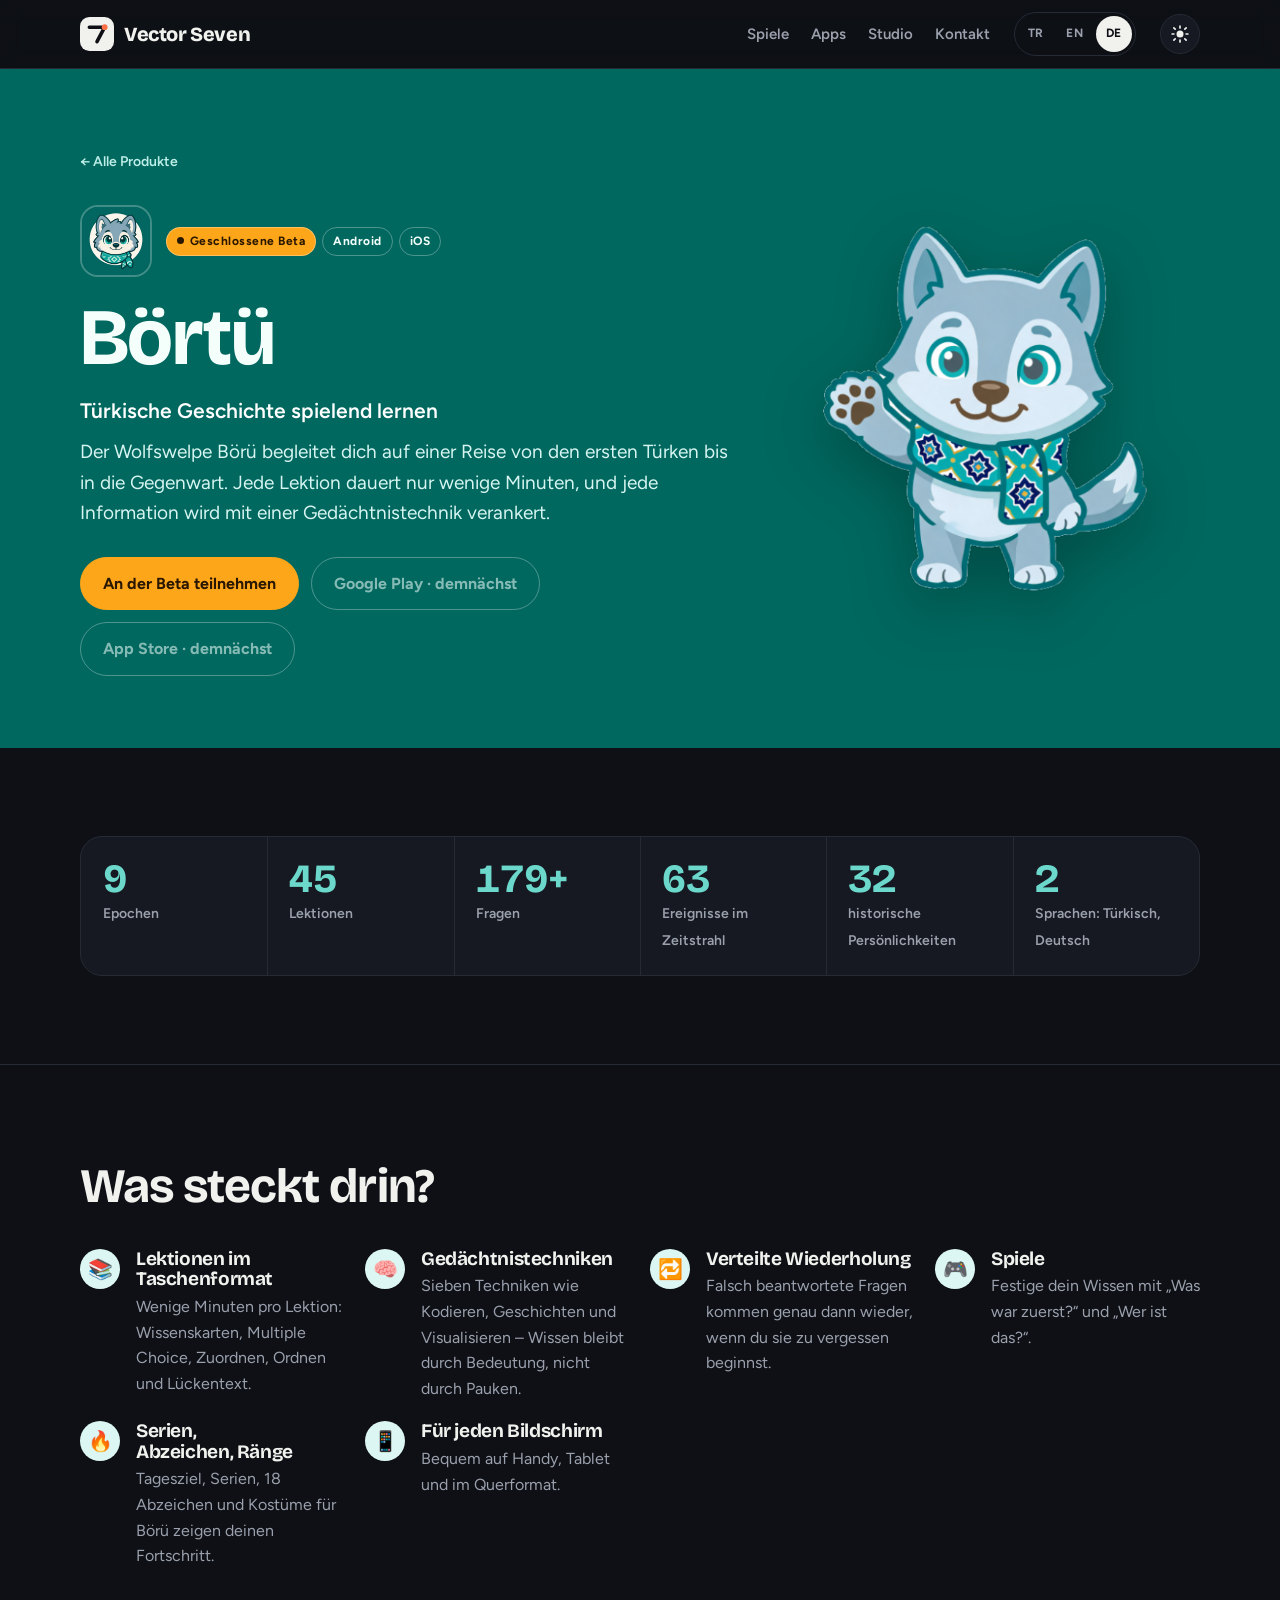
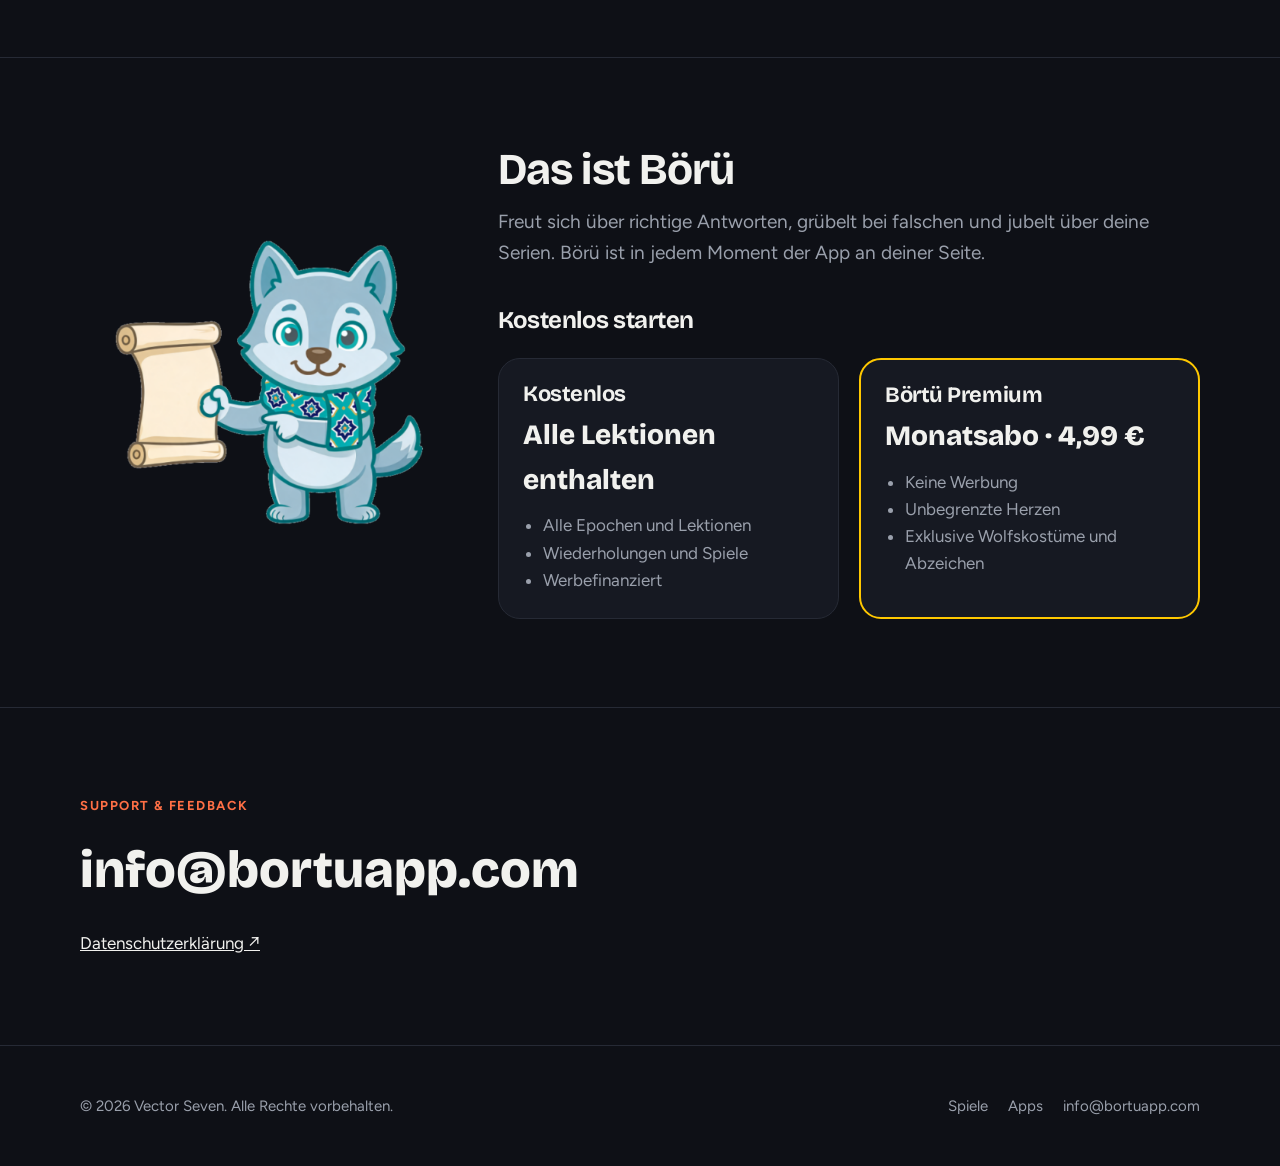
<file: de/apps/bortu/index.html>
<!doctype html>
<html lang="de">
<head>
<meta charset="utf-8">
<script>(function(){var d=document.documentElement;d.classList.add('js');var t='dark';try{t=localStorage.getItem('v7-theme')||'dark'}catch(e){}d.setAttribute('data-theme',t)})()</script>
<meta name="viewport" content="width=device-width, initial-scale=1">
<title>Börtü — Türkische Geschichte spielend lernen · Vector Seven</title>
<meta name="description" content="Kurze Lektionen, Gedächtnistechniken und Spiele zur türkischen Geschichte – von den ersten Türken bis heute.">
<meta property="og:title" content="Börtü — Türkische Geschichte spielend lernen · Vector Seven">
<link rel="canonical" href="https://vectorseven.com.tr/de/apps/bortu/">
<meta property="og:description" content="Kurze Lektionen, Gedächtnistechniken und Spiele zur türkischen Geschichte – von den ersten Türken bis heute.">
<meta name="theme-color" content="#0e1016">
<link rel="alternate" hreflang="tr" href="../../../apps/bortu/">
<link rel="alternate" hreflang="en" href="../../../en/apps/bortu/">
<link rel="alternate" hreflang="de" href="../../../de/apps/bortu/">
<link rel="icon" href="../../../assets/favicon.svg" type="image/svg+xml">
<link rel="preconnect" href="https://fonts.googleapis.com">
<link rel="preconnect" href="https://fonts.gstatic.com" crossorigin>
<link rel="stylesheet" href="https://fonts.googleapis.com/css2?family=Bricolage+Grotesque:opsz,wght@12..96,700;12..96,800&family=Figtree:wght@400;500;600;700&display=swap">
<link rel="stylesheet" href="../../../assets/style.css?v=mur40n6v">
<link rel="stylesheet" href="../../../assets/motion.css?v=mur40n6v">
</head>
<body>
<header class="top">
  <div class="wrap">
    <a class="brand" href="../../../de/"><svg viewBox="0 0 40 40" aria-hidden="true"><rect width="40" height="40" rx="11" fill="currentColor"/><path d="M11 12h18l-9 17" fill="none" stroke="var(--paper)" stroke-width="4.2" stroke-linecap="round" stroke-linejoin="round"/><circle cx="29" cy="12" r="3.4" fill="var(--accent)"/></svg><span>Vector Seven</span></a>
    <nav class="nav" aria-label="Apps">
      <a href="../../../de/#games">Spiele</a>
      <a href="../../../de/#apps">Apps</a>
      <a href="../../../de/#studio">Studio</a>
      <a href="../../../de/#contact">Kontakt</a>
    </nav>
    <div class="langs"><a href="../../../apps/bortu/" hreflang="tr" aria-current="false">TR</a><a href="../../../en/apps/bortu/" hreflang="en" aria-current="false">EN</a><a href="../../../de/apps/bortu/" hreflang="de" aria-current="true">DE</a></div>
    <button class="theme" type="button" data-theme-toggle aria-label="Dunkel- / Hellmodus" title="Dunkel- / Hellmodus">
      <svg class="sun" viewBox="0 0 24 24" aria-hidden="true"><circle cx="12" cy="12" r="4.2"/><path d="M12 2.5v2.2M12 19.3v2.2M4.6 4.6l1.6 1.6M17.8 17.8l1.6 1.6M2.5 12h2.2M19.3 12h2.2M4.6 19.4l1.6-1.6M17.8 6.2l1.6-1.6"/></svg>
      <svg class="moon" viewBox="0 0 24 24" aria-hidden="true"><path d="M20.5 14.2A8.5 8.5 0 0 1 9.8 3.5a8.5 8.5 0 1 0 10.7 10.7Z"/></svg>
    </button>
  </div>
</header>
<main>

<section class="product-hero">
  <div class="wrap">
    <div>
      <a class="crumb" href="../../../de/#apps">← Alle Produkte</a>
      <div class="app-id" style="margin-top:22px">
        <img src="../../../assets/img/bortu-icon.png" alt="" width="72" height="72">
        <div class="pills" style="margin:0">
          <span class="pill status">Geschlossene Beta</span>
          <span class="pill">Android</span><span class="pill">iOS</span>
        </div>
      </div>
      <h1>Börtü</h1>
      <p class="lead" style="font-size:21px;font-weight:600;color:#fff;margin-bottom:10px">Türkische Geschichte spielend lernen</p>
      <p class="lead">Der Wolfswelpe Börü begleitet dich auf einer Reise von den ersten Türken bis in die Gegenwart. Jede Lektion dauert nur wenige Minuten, und jede Information wird mit einer Gedächtnistechnik verankert.</p>
      <div class="btns" style="margin-top:28px">
        <a class="btn btn-primary" href="mailto:info@bortuapp.com?subject=B%C3%B6rt%C3%BC%20Beta-Anmeldung" data-mail aria-expanded="false" aria-controls="mailbox-7">An der Beta teilnehmen</a>
<div class="mailbox" id="mailbox-7" hidden>
  <small>Schreib einfach an diese Adresse, wir melden uns bald.</small>
  <span class="addr">info@bortuapp.com</span>
  <div class="row">
    <button type="button" data-copy="info@bortuapp.com">Adresse kopieren</button>
    <a href="mailto:info@bortuapp.com?subject=B%C3%B6rt%C3%BC%20Beta-Anmeldung">In E-Mail-App öffnen</a>
    <span class="ok" data-done hidden role="status">Kopiert ✓</span>
  </div>
</div>
        <span class="btn btn-ghost" aria-disabled="true">Google Play · demnächst</span>
        <span class="btn btn-ghost" aria-disabled="true">App Store · demnächst</span>
      </div>
    </div>
    <img class="mascot" src="../../../assets/img/bortu-selam.png" alt="Das ist Börü" width="380" height="380">
  </div>
</section>

<section class="section">
  <div class="wrap">
    <div class="figures reveal">
      <div class="figure"><b data-count="10" data-suffix="">10</b><span>Epochen</span></div><div class="figure"><b data-count="50" data-suffix="">50</b><span>Lektionen</span></div><div class="figure"><b data-count="200" data-suffix="+">200+</b><span>Fragen</span></div><div class="figure"><b data-count="70" data-suffix="">70</b><span>Ereignisse im Zeitstrahl</span></div><div class="figure"><b data-count="36" data-suffix="">36</b><span>historische Persönlichkeiten</span></div><div class="figure"><b data-count="2" data-suffix="">2</b><span>Sprachen: Türkisch, Deutsch</span></div>
    </div>
  </div>
</section>

<section class="section">
  <div class="wrap">
    <div class="section-head reveal"><h2>Was steckt drin?</h2></div>
    <div class="features">
      <div class="feature reveal" style="--d:0s"><div class="dot" aria-hidden="true">📚</div><div><h3>Lektionen im Taschenformat</h3><p>Wenige Minuten pro Lektion: Wissenskarten, Multiple Choice, Zuordnen, Ordnen und Lückentext.</p></div></div><div class="feature reveal" style="--d:0.1s"><div class="dot" aria-hidden="true">🧠</div><div><h3>Gedächtnistechniken</h3><p>Sieben Techniken wie Kodieren, Geschichten und Visualisieren – Wissen bleibt durch Bedeutung, nicht durch Pauken.</p></div></div><div class="feature reveal" style="--d:0.2s"><div class="dot" aria-hidden="true">🔁</div><div><h3>Verteilte Wiederholung</h3><p>Falsch beantwortete Fragen kommen genau dann wieder, wenn du sie zu vergessen beginnst.</p></div></div><div class="feature reveal" style="--d:0s"><div class="dot" aria-hidden="true">🎮</div><div><h3>Spiele</h3><p>Festige dein Wissen mit „Was war zuerst?“ und „Wer ist das?“.</p></div></div><div class="feature reveal" style="--d:0.1s"><div class="dot" aria-hidden="true">🔥</div><div><h3>Serien, Abzeichen, Ränge</h3><p>Tagesziel, Serien, 18 Abzeichen und Kostüme für Börü zeigen deinen Fortschritt.</p></div></div><div class="feature reveal" style="--d:0.2s"><div class="dot" aria-hidden="true">📱</div><div><h3>Für jeden Bildschirm</h3><p>Bequem auf Handy, Tablet und im Querformat.</p></div></div>
    </div>
  </div>
</section>

<section class="section">
  <div class="wrap split reveal">
    <img src="../../../assets/img/bortu-anlatiyor.png" alt="" width="320" height="320">
    <div>
      <h2 style="font-size:clamp(30px,4vw,44px);margin-bottom:14px">Das ist Börü</h2>
      <p class="lead">Freut sich über richtige Antworten, grübelt bei falschen und jubelt über deine Serien. Börü ist in jedem Moment der App an deiner Seite.</p>
      <h3 style="font-size:24px;margin-top:40px">Kostenlos starten</h3>
      <div class="plans">
        <div class="plan"><h3>Kostenlos</h3><div class="price">Alle Lektionen enthalten</div><ul><li>Alle Epochen und Lektionen</li><li>Wiederholungen und Spiele</li><li>Werbefinanziert</li></ul></div><div class="plan gold"><h3>Börtü Premium</h3><div class="price">Monatsabo · 4,99 €</div><ul><li>Keine Werbung</li><li>Unbegrenzte Herzen</li><li>Exklusive Wolfskostüme und Abzeichen</li></ul></div>
      </div>
    </div>
  </div>
</section>



<section class="section">
  <div class="wrap contact">
    <div>
      <p class="eyebrow">Support & Feedback</p>
      <p style="margin-top:12px"><a class="mail" href="mailto:info@bortuapp.com">info@bortuapp.com</a></p>
      <p style="margin-top:18px"><a href="https://vectorsevengame.github.io/bortu-privacy/privacy.html">Datenschutzerklärung ↗</a></p>
    </div>
  </div>
</section>
</main>
<footer class="foot">
  <div class="wrap">
    <span>© 2026 Vector Seven. Alle Rechte vorbehalten.</span>
    <nav>
      <a href="../../../de/#games">Spiele</a>
      <a href="../../../de/#apps">Apps</a>
      <a href="mailto:info@bortuapp.com">info@bortuapp.com</a>
    </nav>
  </div>
</footer>
<script src="../../../assets/site.js?v=mur40n6v" defer></script>
</body>
</html>
</file>
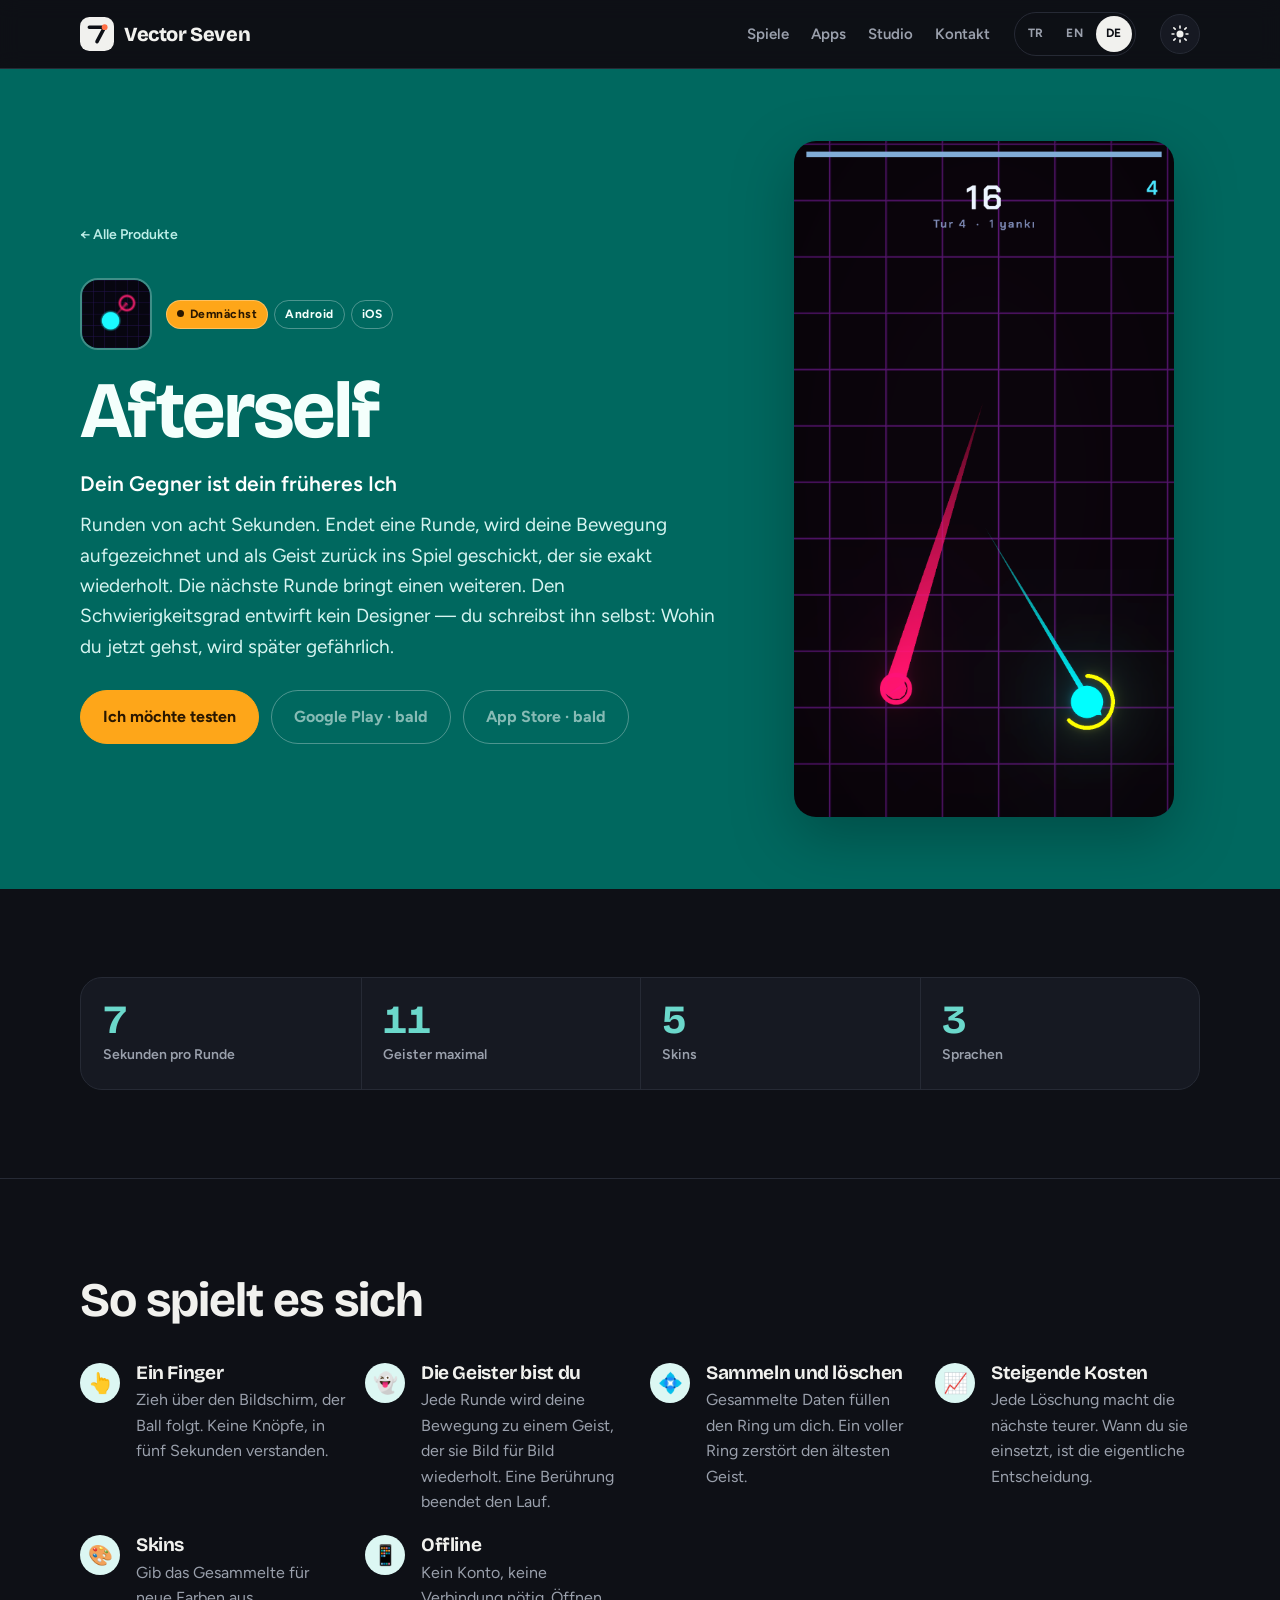
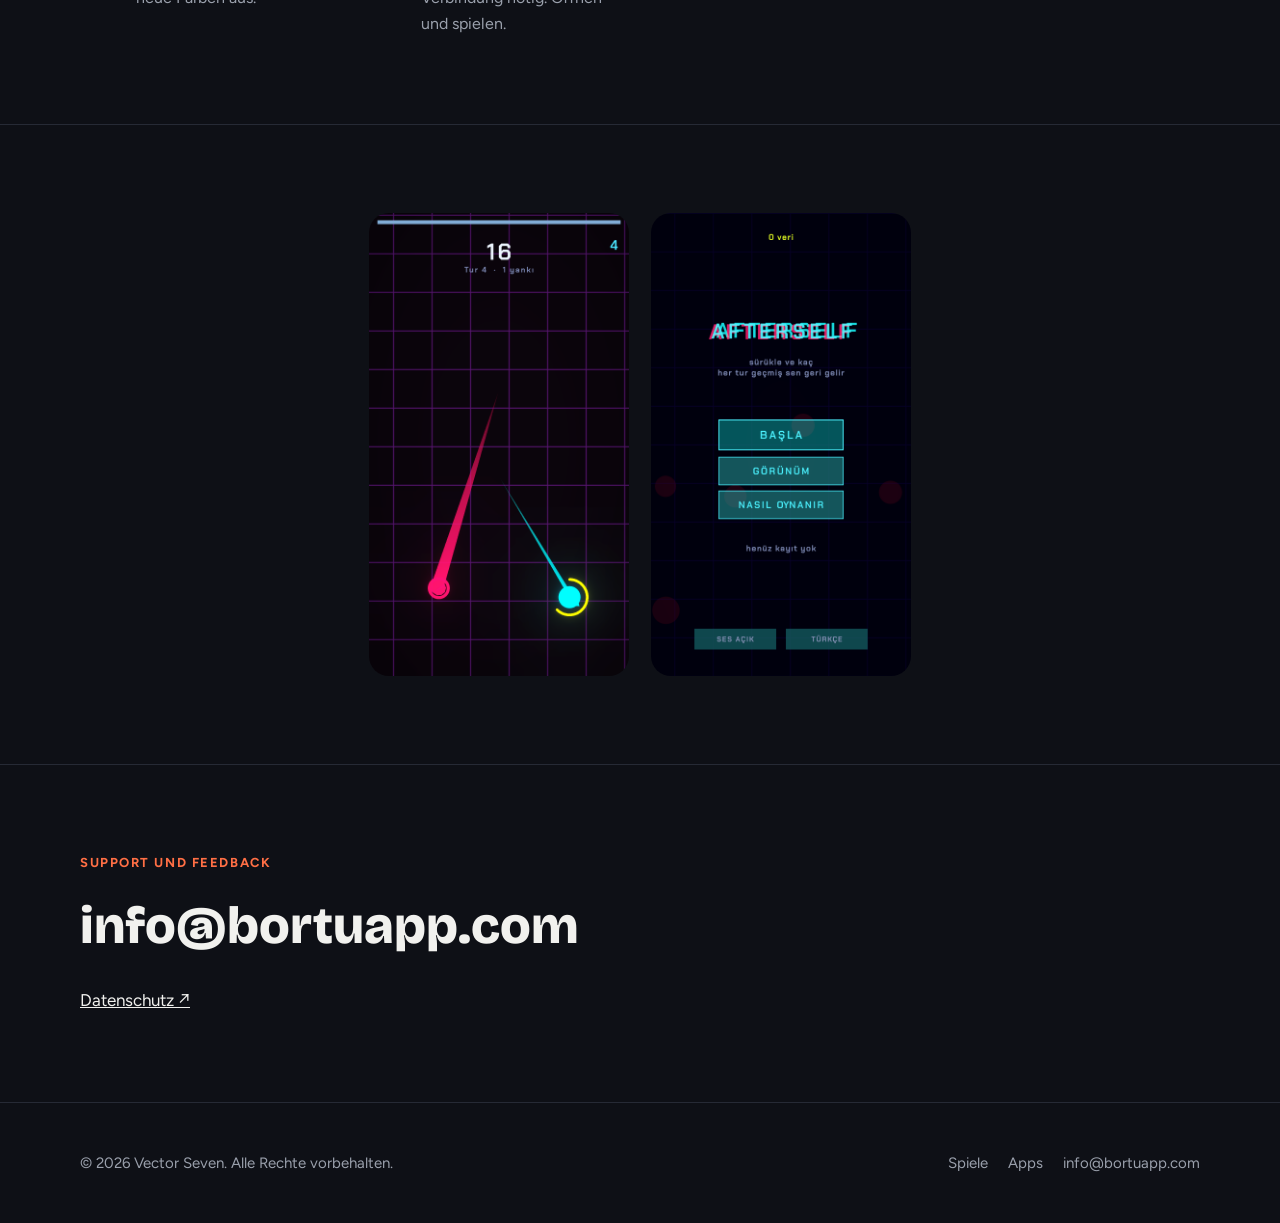
<file: de/games/afterself/index.html>
<!doctype html>
<html lang="de">
<head>
<meta charset="utf-8">
<script>(function(){var d=document.documentElement;d.classList.add('js');var t='dark';try{t=localStorage.getItem('v7-theme')||'dark'}catch(e){}d.setAttribute('data-theme',t)})()</script>
<meta name="viewport" content="width=device-width, initial-scale=1">
<title>Afterself — Dein Gegner ist dein früheres Ich · Vector Seven</title>
<meta name="description" content="Zieh, sammle Daten, überlebe. Am Ende jeder Runde wird deine eigene Bewegung zu einem Geist und verfolgt dich.">
<meta property="og:title" content="Afterself — Dein Gegner ist dein früheres Ich · Vector Seven">
<link rel="canonical" href="https://vectorseven.com.tr/de/games/afterself/">
<meta property="og:description" content="Zieh, sammle Daten, überlebe. Am Ende jeder Runde wird deine eigene Bewegung zu einem Geist und verfolgt dich.">
<meta name="theme-color" content="#0e1016">
<link rel="alternate" hreflang="tr" href="../../../games/afterself/">
<link rel="alternate" hreflang="en" href="../../../en/games/afterself/">
<link rel="alternate" hreflang="de" href="../../../de/games/afterself/">
<link rel="icon" href="../../../assets/favicon.svg" type="image/svg+xml">
<link rel="preconnect" href="https://fonts.googleapis.com">
<link rel="preconnect" href="https://fonts.gstatic.com" crossorigin>
<link rel="stylesheet" href="https://fonts.googleapis.com/css2?family=Bricolage+Grotesque:opsz,wght@12..96,700;12..96,800&family=Figtree:wght@400;500;600;700&display=swap">
<link rel="stylesheet" href="../../../assets/style.css?v=mur40n6v">
<link rel="stylesheet" href="../../../assets/motion.css?v=mur40n6v">
</head>
<body>
<header class="top">
  <div class="wrap">
    <a class="brand" href="../../../de/"><svg viewBox="0 0 40 40" aria-hidden="true"><rect width="40" height="40" rx="11" fill="currentColor"/><path d="M11 12h18l-9 17" fill="none" stroke="var(--paper)" stroke-width="4.2" stroke-linecap="round" stroke-linejoin="round"/><circle cx="29" cy="12" r="3.4" fill="var(--accent)"/></svg><span>Vector Seven</span></a>
    <nav class="nav" aria-label="Apps">
      <a href="../../../de/#games">Spiele</a>
      <a href="../../../de/#apps">Apps</a>
      <a href="../../../de/#studio">Studio</a>
      <a href="../../../de/#contact">Kontakt</a>
    </nav>
    <div class="langs"><a href="../../../games/afterself/" hreflang="tr" aria-current="false">TR</a><a href="../../../en/games/afterself/" hreflang="en" aria-current="false">EN</a><a href="../../../de/games/afterself/" hreflang="de" aria-current="true">DE</a></div>
    <button class="theme" type="button" data-theme-toggle aria-label="Dunkel- / Hellmodus" title="Dunkel- / Hellmodus">
      <svg class="sun" viewBox="0 0 24 24" aria-hidden="true"><circle cx="12" cy="12" r="4.2"/><path d="M12 2.5v2.2M12 19.3v2.2M4.6 4.6l1.6 1.6M17.8 17.8l1.6 1.6M2.5 12h2.2M19.3 12h2.2M4.6 19.4l1.6-1.6M17.8 6.2l1.6-1.6"/></svg>
      <svg class="moon" viewBox="0 0 24 24" aria-hidden="true"><path d="M20.5 14.2A8.5 8.5 0 0 1 9.8 3.5a8.5 8.5 0 1 0 10.7 10.7Z"/></svg>
    </button>
  </div>
</header>
<main>

<section class="product-hero">
  <div class="wrap">
    <div>
      <a class="crumb" href="../../../de/#games">← Alle Produkte</a>
      <div class="app-id" style="margin-top:22px">
        <img src="../../../assets/img/afterself-icon.png" alt="" width="72" height="72">
        <div class="pills" style="margin:0">
          <span class="pill status">Demnächst</span>
          <span class="pill">Android</span><span class="pill">iOS</span>
        </div>
      </div>
      <h1>Afterself</h1>
      <p class="lead" style="font-size:21px;font-weight:600;color:#fff;margin-bottom:10px">Dein Gegner ist dein früheres Ich</p>
      <p class="lead">Runden von acht Sekunden. Endet eine Runde, wird deine Bewegung aufgezeichnet und als Geist zurück ins Spiel geschickt, der sie exakt wiederholt. Die nächste Runde bringt einen weiteren. Den Schwierigkeitsgrad entwirft kein Designer — du schreibst ihn selbst: Wohin du jetzt gehst, wird später gefährlich.</p>
      <div class="btns" style="margin-top:28px">
        <a class="btn btn-primary" href="mailto:info@bortuapp.com?subject=Afterself%20Test" data-mail aria-expanded="false" aria-controls="mailbox-8">Ich möchte testen</a>
<div class="mailbox" id="mailbox-8" hidden>
  <small>Schreib einfach an diese Adresse, wir melden uns bald.</small>
  <span class="addr">info@bortuapp.com</span>
  <div class="row">
    <button type="button" data-copy="info@bortuapp.com">Adresse kopieren</button>
    <a href="mailto:info@bortuapp.com?subject=Afterself%20Test">In E-Mail-App öffnen</a>
    <span class="ok" data-done hidden role="status">Kopiert ✓</span>
  </div>
</div>
        <span class="btn btn-ghost" aria-disabled="true">Google Play · bald</span>
        <span class="btn btn-ghost" aria-disabled="true">App Store · bald</span>
      </div>
    </div>
    <img class="mascot" src="../../../assets/img/afterself-oyun.png" alt="Afterself" width="300" height="533" style="border-radius:22px">
  </div>
</section>

<section class="section">
  <div class="wrap">
    <div class="figures reveal">
      <div class="figure"><b data-count="8" data-suffix="">8</b><span>Sekunden pro Runde</span></div><div class="figure"><b data-count="12" data-suffix="">12</b><span>Geister maximal</span></div><div class="figure"><b data-count="6" data-suffix="">6</b><span>Skins</span></div><div class="figure"><b data-count="3" data-suffix="">3</b><span>Sprachen</span></div>
    </div>
  </div>
</section>

<section class="section">
  <div class="wrap">
    <div class="section-head reveal"><h2>So spielt es sich</h2></div>
    <div class="features">
      <div class="feature reveal" style="--d:0s"><div class="dot" aria-hidden="true">👆</div><div><h3>Ein Finger</h3><p>Zieh über den Bildschirm, der Ball folgt. Keine Knöpfe, in fünf Sekunden verstanden.</p></div></div><div class="feature reveal" style="--d:0.1s"><div class="dot" aria-hidden="true">👻</div><div><h3>Die Geister bist du</h3><p>Jede Runde wird deine Bewegung zu einem Geist, der sie Bild für Bild wiederholt. Eine Berührung beendet den Lauf.</p></div></div><div class="feature reveal" style="--d:0.2s"><div class="dot" aria-hidden="true">💠</div><div><h3>Sammeln und löschen</h3><p>Gesammelte Daten füllen den Ring um dich. Ein voller Ring zerstört den ältesten Geist.</p></div></div><div class="feature reveal" style="--d:0s"><div class="dot" aria-hidden="true">📈</div><div><h3>Steigende Kosten</h3><p>Jede Löschung macht die nächste teurer. Wann du sie einsetzt, ist die eigentliche Entscheidung.</p></div></div><div class="feature reveal" style="--d:0.1s"><div class="dot" aria-hidden="true">🎨</div><div><h3>Skins</h3><p>Gib das Gesammelte für neue Farben aus.</p></div></div><div class="feature reveal" style="--d:0.2s"><div class="dot" aria-hidden="true">📱</div><div><h3>Offline</h3><p>Kein Konto, keine Verbindung nötig. Öffnen und spielen.</p></div></div>
    </div>
  </div>
</section>



<section class="section">
  <div class="wrap reveal" style="display:flex;gap:22px;flex-wrap:wrap;justify-content:center">
    <img src="../../../assets/img/afterself-oyun.png" alt="" width="260" height="462" style="border-radius:20px;max-width:46%;height:auto"><img src="../../../assets/img/afterself-menu.png" alt="" width="260" height="462" style="border-radius:20px;max-width:46%;height:auto">
  </div>
</section>

<section class="section">
  <div class="wrap contact">
    <div>
      <p class="eyebrow">Support und Feedback</p>
      <p style="margin-top:12px"><a class="mail" href="mailto:info@bortuapp.com">info@bortuapp.com</a></p>
      <p style="margin-top:18px"><a href="https://vectorseven.com.tr/games/afterself/privacy/">Datenschutz ↗</a></p>
    </div>
  </div>
</section>
</main>
<footer class="foot">
  <div class="wrap">
    <span>© 2026 Vector Seven. Alle Rechte vorbehalten.</span>
    <nav>
      <a href="../../../de/#games">Spiele</a>
      <a href="../../../de/#apps">Apps</a>
      <a href="mailto:info@bortuapp.com">info@bortuapp.com</a>
    </nav>
  </div>
</footer>
<script src="../../../assets/site.js?v=mur40n6v" defer></script>
</body>
</html>
</file>
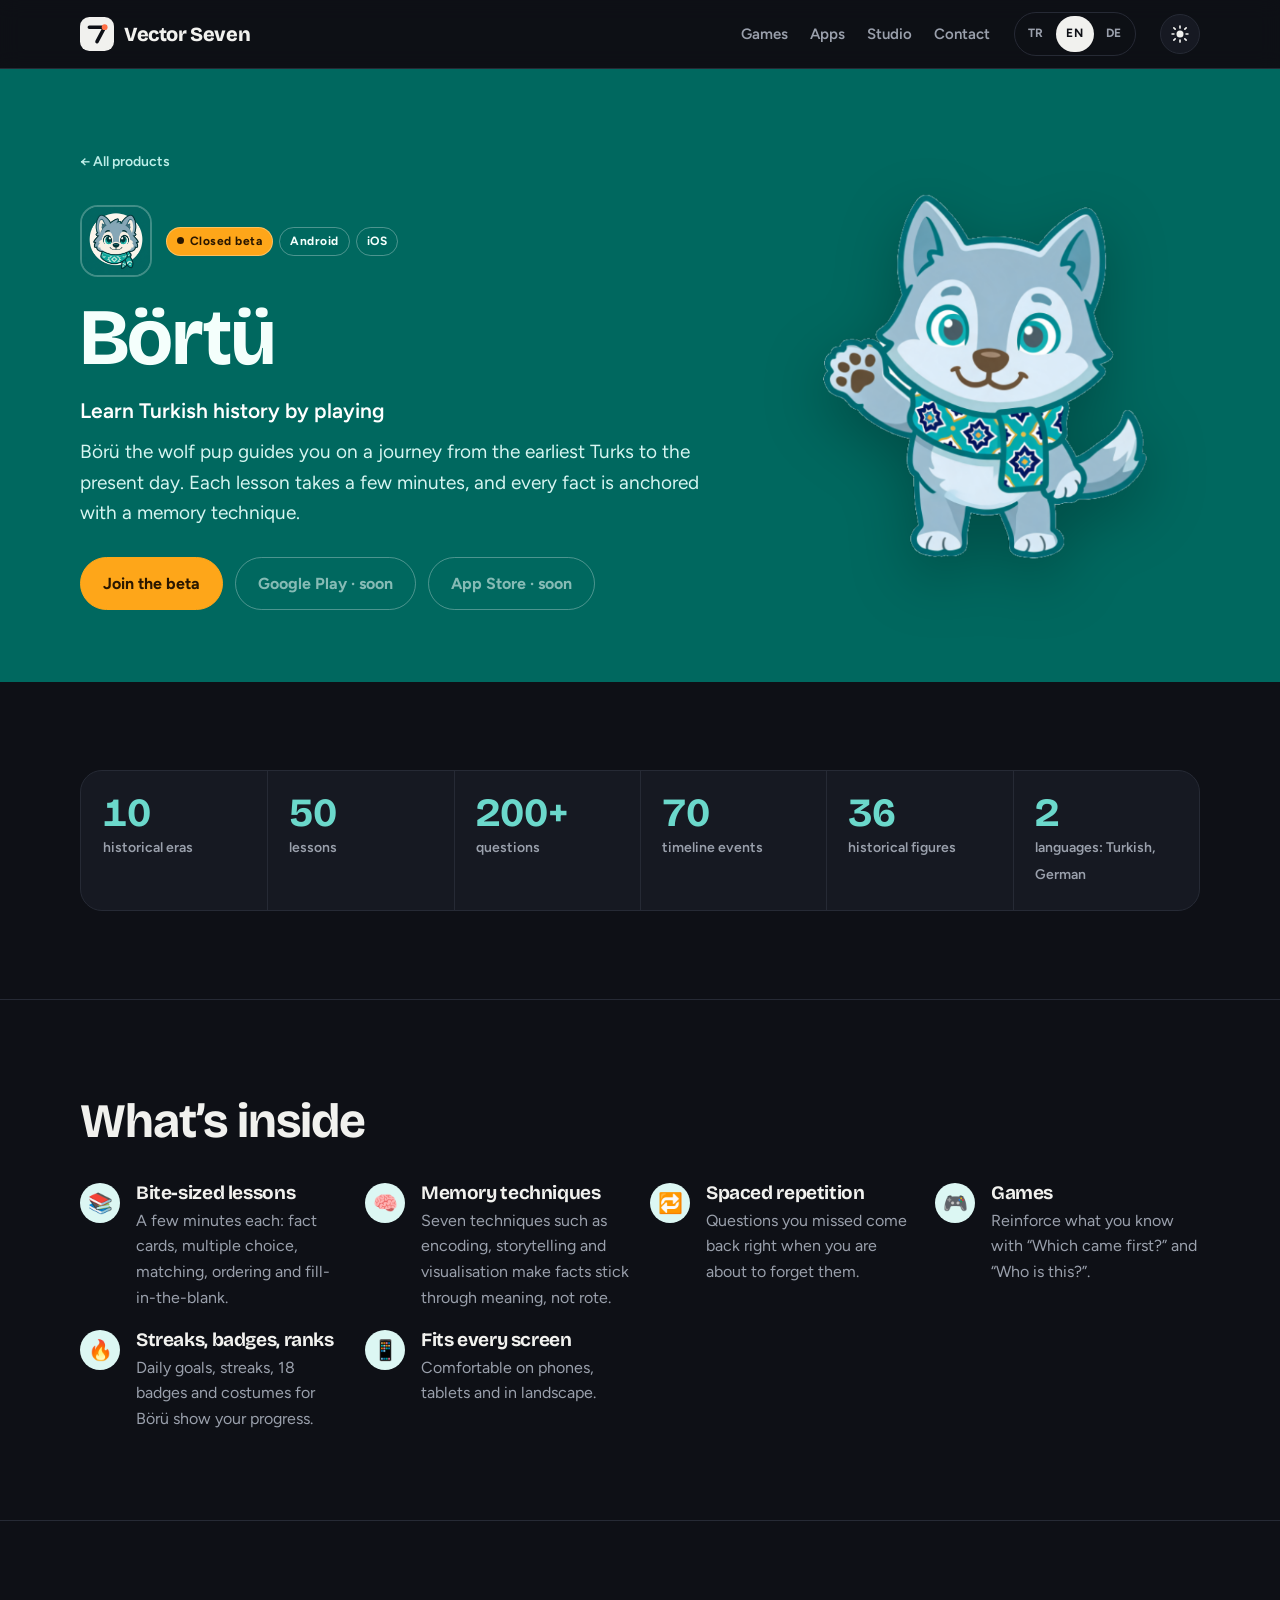
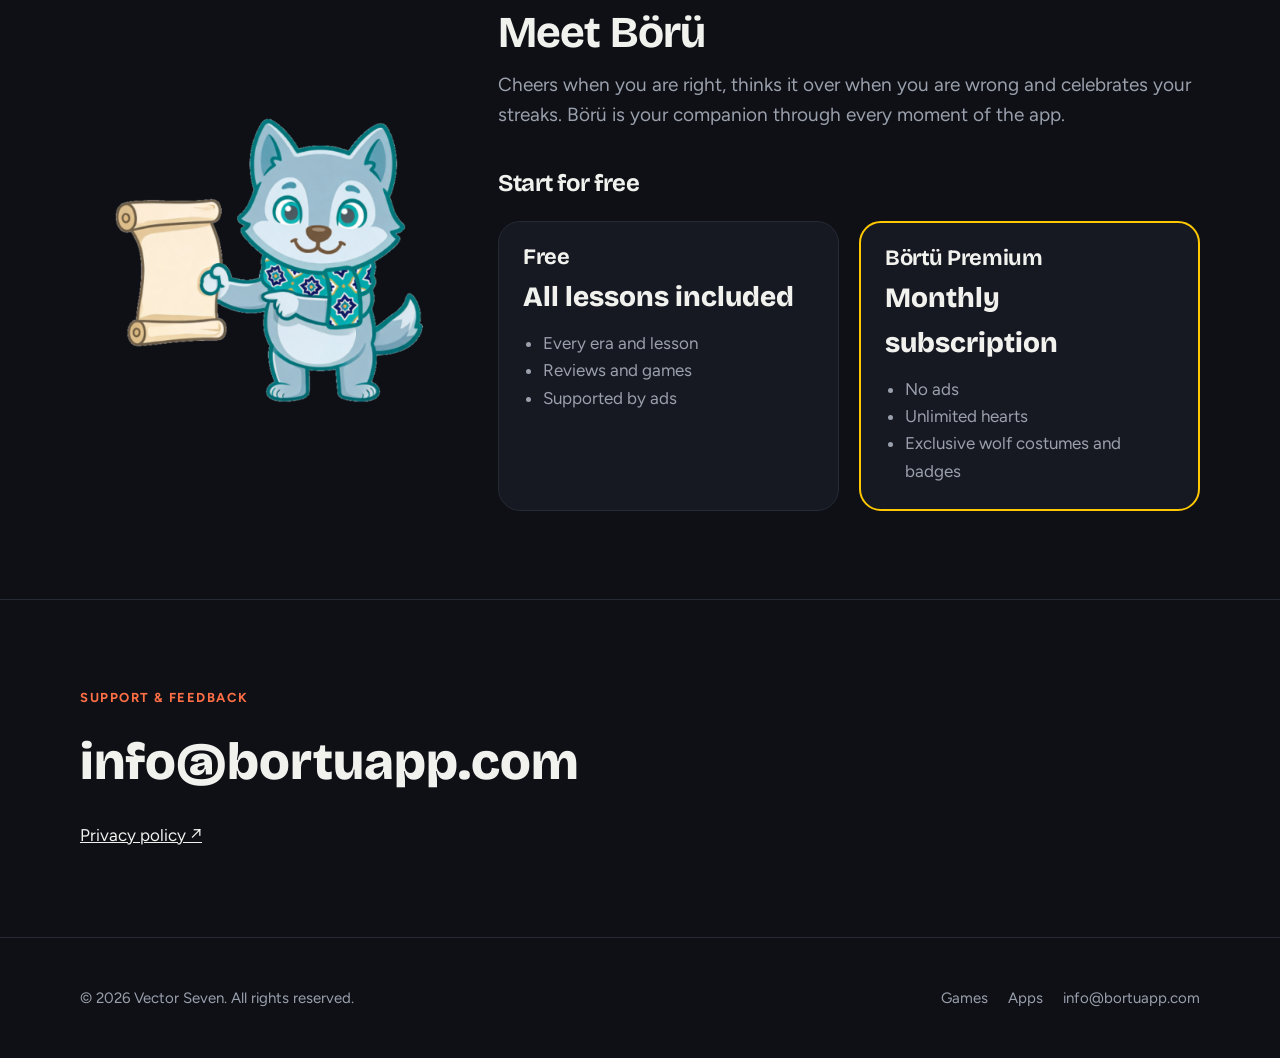
<file: en/apps/bortu/index.html>
<!doctype html>
<html lang="en">
<head>
<meta charset="utf-8">
<script>(function(){var d=document.documentElement;d.classList.add('js');var t='dark';try{t=localStorage.getItem('v7-theme')||'dark'}catch(e){}d.setAttribute('data-theme',t)})()</script>
<meta name="viewport" content="width=device-width, initial-scale=1">
<title>Börtü — Learn Turkish history by playing · Vector Seven</title>
<meta name="description" content="Bite-sized lessons, memory techniques and games covering Turkish history from the earliest Turks to today.">
<meta property="og:title" content="Börtü — Learn Turkish history by playing · Vector Seven">
<link rel="canonical" href="https://vectorseven.com.tr/en/apps/bortu/">
<meta property="og:description" content="Bite-sized lessons, memory techniques and games covering Turkish history from the earliest Turks to today.">
<meta name="theme-color" content="#0e1016">
<link rel="alternate" hreflang="tr" href="../../../apps/bortu/">
<link rel="alternate" hreflang="en" href="../../../en/apps/bortu/">
<link rel="alternate" hreflang="de" href="../../../de/apps/bortu/">
<link rel="icon" href="../../../assets/favicon.svg" type="image/svg+xml">
<link rel="preconnect" href="https://fonts.googleapis.com">
<link rel="preconnect" href="https://fonts.gstatic.com" crossorigin>
<link rel="stylesheet" href="https://fonts.googleapis.com/css2?family=Bricolage+Grotesque:opsz,wght@12..96,700;12..96,800&family=Figtree:wght@400;500;600;700&display=swap">
<link rel="stylesheet" href="../../../assets/style.css?v=mur40n6v">
<link rel="stylesheet" href="../../../assets/motion.css?v=mur40n6v">
</head>
<body>
<header class="top">
  <div class="wrap">
    <a class="brand" href="../../../en/"><svg viewBox="0 0 40 40" aria-hidden="true"><rect width="40" height="40" rx="11" fill="currentColor"/><path d="M11 12h18l-9 17" fill="none" stroke="var(--paper)" stroke-width="4.2" stroke-linecap="round" stroke-linejoin="round"/><circle cx="29" cy="12" r="3.4" fill="var(--accent)"/></svg><span>Vector Seven</span></a>
    <nav class="nav" aria-label="Apps">
      <a href="../../../en/#games">Games</a>
      <a href="../../../en/#apps">Apps</a>
      <a href="../../../en/#studio">Studio</a>
      <a href="../../../en/#contact">Contact</a>
    </nav>
    <div class="langs"><a href="../../../apps/bortu/" hreflang="tr" aria-current="false">TR</a><a href="../../../en/apps/bortu/" hreflang="en" aria-current="true">EN</a><a href="../../../de/apps/bortu/" hreflang="de" aria-current="false">DE</a></div>
    <button class="theme" type="button" data-theme-toggle aria-label="Dark / light mode" title="Dark / light mode">
      <svg class="sun" viewBox="0 0 24 24" aria-hidden="true"><circle cx="12" cy="12" r="4.2"/><path d="M12 2.5v2.2M12 19.3v2.2M4.6 4.6l1.6 1.6M17.8 17.8l1.6 1.6M2.5 12h2.2M19.3 12h2.2M4.6 19.4l1.6-1.6M17.8 6.2l1.6-1.6"/></svg>
      <svg class="moon" viewBox="0 0 24 24" aria-hidden="true"><path d="M20.5 14.2A8.5 8.5 0 0 1 9.8 3.5a8.5 8.5 0 1 0 10.7 10.7Z"/></svg>
    </button>
  </div>
</header>
<main>

<section class="product-hero">
  <div class="wrap">
    <div>
      <a class="crumb" href="../../../en/#apps">← All products</a>
      <div class="app-id" style="margin-top:22px">
        <img src="../../../assets/img/bortu-icon.png" alt="" width="72" height="72">
        <div class="pills" style="margin:0">
          <span class="pill status">Closed beta</span>
          <span class="pill">Android</span><span class="pill">iOS</span>
        </div>
      </div>
      <h1>Börtü</h1>
      <p class="lead" style="font-size:21px;font-weight:600;color:#fff;margin-bottom:10px">Learn Turkish history by playing</p>
      <p class="lead">Börü the wolf pup guides you on a journey from the earliest Turks to the present day. Each lesson takes a few minutes, and every fact is anchored with a memory technique.</p>
      <div class="btns" style="margin-top:28px">
        <a class="btn btn-primary" href="mailto:info@bortuapp.com?subject=B%C3%B6rt%C3%BC%20beta%20signup" data-mail aria-expanded="false" aria-controls="mailbox-4">Join the beta</a>
<div class="mailbox" id="mailbox-4" hidden>
  <small>Just write to this address, we will get back to you soon.</small>
  <span class="addr">info@bortuapp.com</span>
  <div class="row">
    <button type="button" data-copy="info@bortuapp.com">Copy address</button>
    <a href="mailto:info@bortuapp.com?subject=B%C3%B6rt%C3%BC%20beta%20signup">Open in email app</a>
    <span class="ok" data-done hidden role="status">Copied ✓</span>
  </div>
</div>
        <span class="btn btn-ghost" aria-disabled="true">Google Play · soon</span>
        <span class="btn btn-ghost" aria-disabled="true">App Store · soon</span>
      </div>
    </div>
    <img class="mascot" src="../../../assets/img/bortu-selam.png" alt="Meet Börü" width="380" height="380">
  </div>
</section>

<section class="section">
  <div class="wrap">
    <div class="figures reveal">
      <div class="figure"><b data-count="10" data-suffix="">10</b><span>historical eras</span></div><div class="figure"><b data-count="50" data-suffix="">50</b><span>lessons</span></div><div class="figure"><b data-count="200" data-suffix="+">200+</b><span>questions</span></div><div class="figure"><b data-count="70" data-suffix="">70</b><span>timeline events</span></div><div class="figure"><b data-count="36" data-suffix="">36</b><span>historical figures</span></div><div class="figure"><b data-count="2" data-suffix="">2</b><span>languages: Turkish, German</span></div>
    </div>
  </div>
</section>

<section class="section">
  <div class="wrap">
    <div class="section-head reveal"><h2>What’s inside</h2></div>
    <div class="features">
      <div class="feature reveal" style="--d:0s"><div class="dot" aria-hidden="true">📚</div><div><h3>Bite-sized lessons</h3><p>A few minutes each: fact cards, multiple choice, matching, ordering and fill-in-the-blank.</p></div></div><div class="feature reveal" style="--d:0.1s"><div class="dot" aria-hidden="true">🧠</div><div><h3>Memory techniques</h3><p>Seven techniques such as encoding, storytelling and visualisation make facts stick through meaning, not rote.</p></div></div><div class="feature reveal" style="--d:0.2s"><div class="dot" aria-hidden="true">🔁</div><div><h3>Spaced repetition</h3><p>Questions you missed come back right when you are about to forget them.</p></div></div><div class="feature reveal" style="--d:0s"><div class="dot" aria-hidden="true">🎮</div><div><h3>Games</h3><p>Reinforce what you know with “Which came first?” and “Who is this?”.</p></div></div><div class="feature reveal" style="--d:0.1s"><div class="dot" aria-hidden="true">🔥</div><div><h3>Streaks, badges, ranks</h3><p>Daily goals, streaks, 18 badges and costumes for Börü show your progress.</p></div></div><div class="feature reveal" style="--d:0.2s"><div class="dot" aria-hidden="true">📱</div><div><h3>Fits every screen</h3><p>Comfortable on phones, tablets and in landscape.</p></div></div>
    </div>
  </div>
</section>

<section class="section">
  <div class="wrap split reveal">
    <img src="../../../assets/img/bortu-anlatiyor.png" alt="" width="320" height="320">
    <div>
      <h2 style="font-size:clamp(30px,4vw,44px);margin-bottom:14px">Meet Börü</h2>
      <p class="lead">Cheers when you are right, thinks it over when you are wrong and celebrates your streaks. Börü is your companion through every moment of the app.</p>
      <h3 style="font-size:24px;margin-top:40px">Start for free</h3>
      <div class="plans">
        <div class="plan"><h3>Free</h3><div class="price">All lessons included</div><ul><li>Every era and lesson</li><li>Reviews and games</li><li>Supported by ads</li></ul></div><div class="plan gold"><h3>Börtü Premium</h3><div class="price">Monthly subscription</div><ul><li>No ads</li><li>Unlimited hearts</li><li>Exclusive wolf costumes and badges</li></ul></div>
      </div>
    </div>
  </div>
</section>



<section class="section">
  <div class="wrap contact">
    <div>
      <p class="eyebrow">Support & feedback</p>
      <p style="margin-top:12px"><a class="mail" href="mailto:info@bortuapp.com">info@bortuapp.com</a></p>
      <p style="margin-top:18px"><a href="https://vectorsevengame.github.io/bortu-privacy/privacy.html">Privacy policy ↗</a></p>
    </div>
  </div>
</section>
</main>
<footer class="foot">
  <div class="wrap">
    <span>© 2026 Vector Seven. All rights reserved.</span>
    <nav>
      <a href="../../../en/#games">Games</a>
      <a href="../../../en/#apps">Apps</a>
      <a href="mailto:info@bortuapp.com">info@bortuapp.com</a>
    </nav>
  </div>
</footer>
<script src="../../../assets/site.js?v=mur40n6v" defer></script>
</body>
</html>
</file>
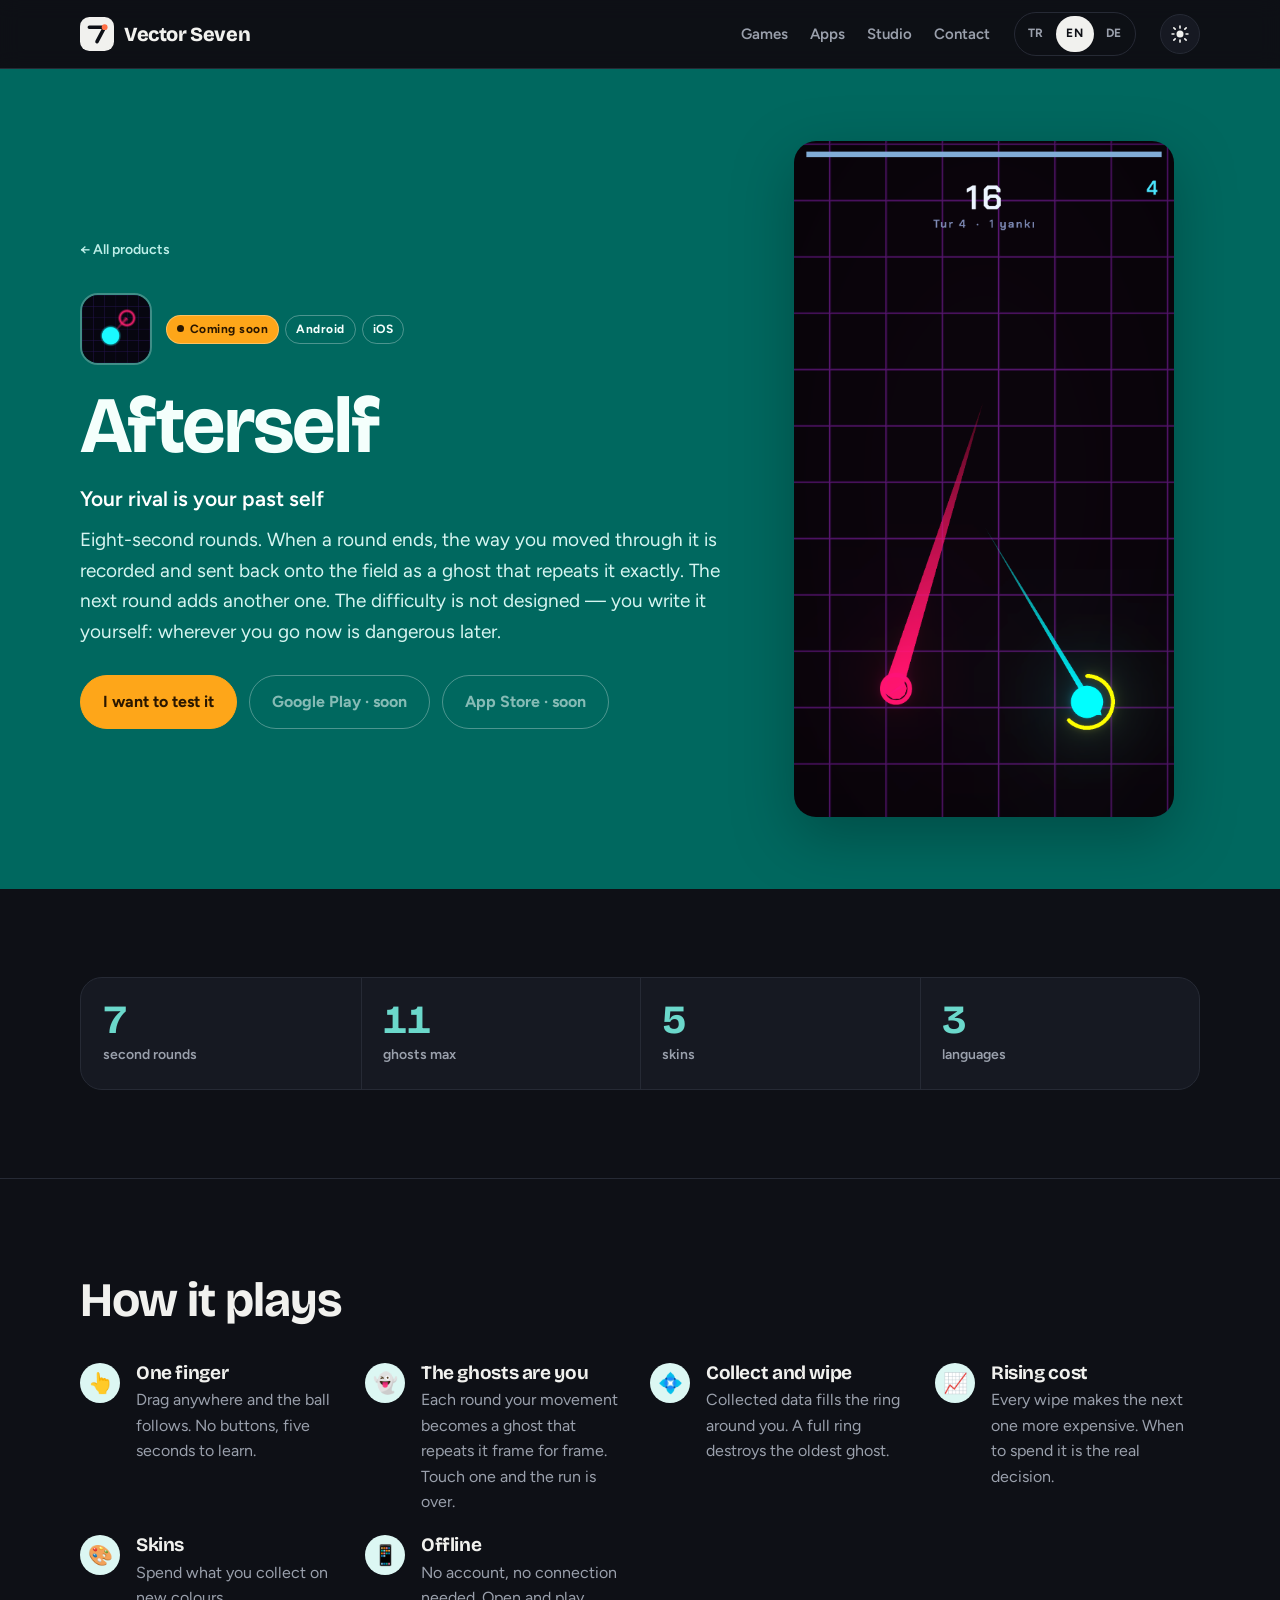
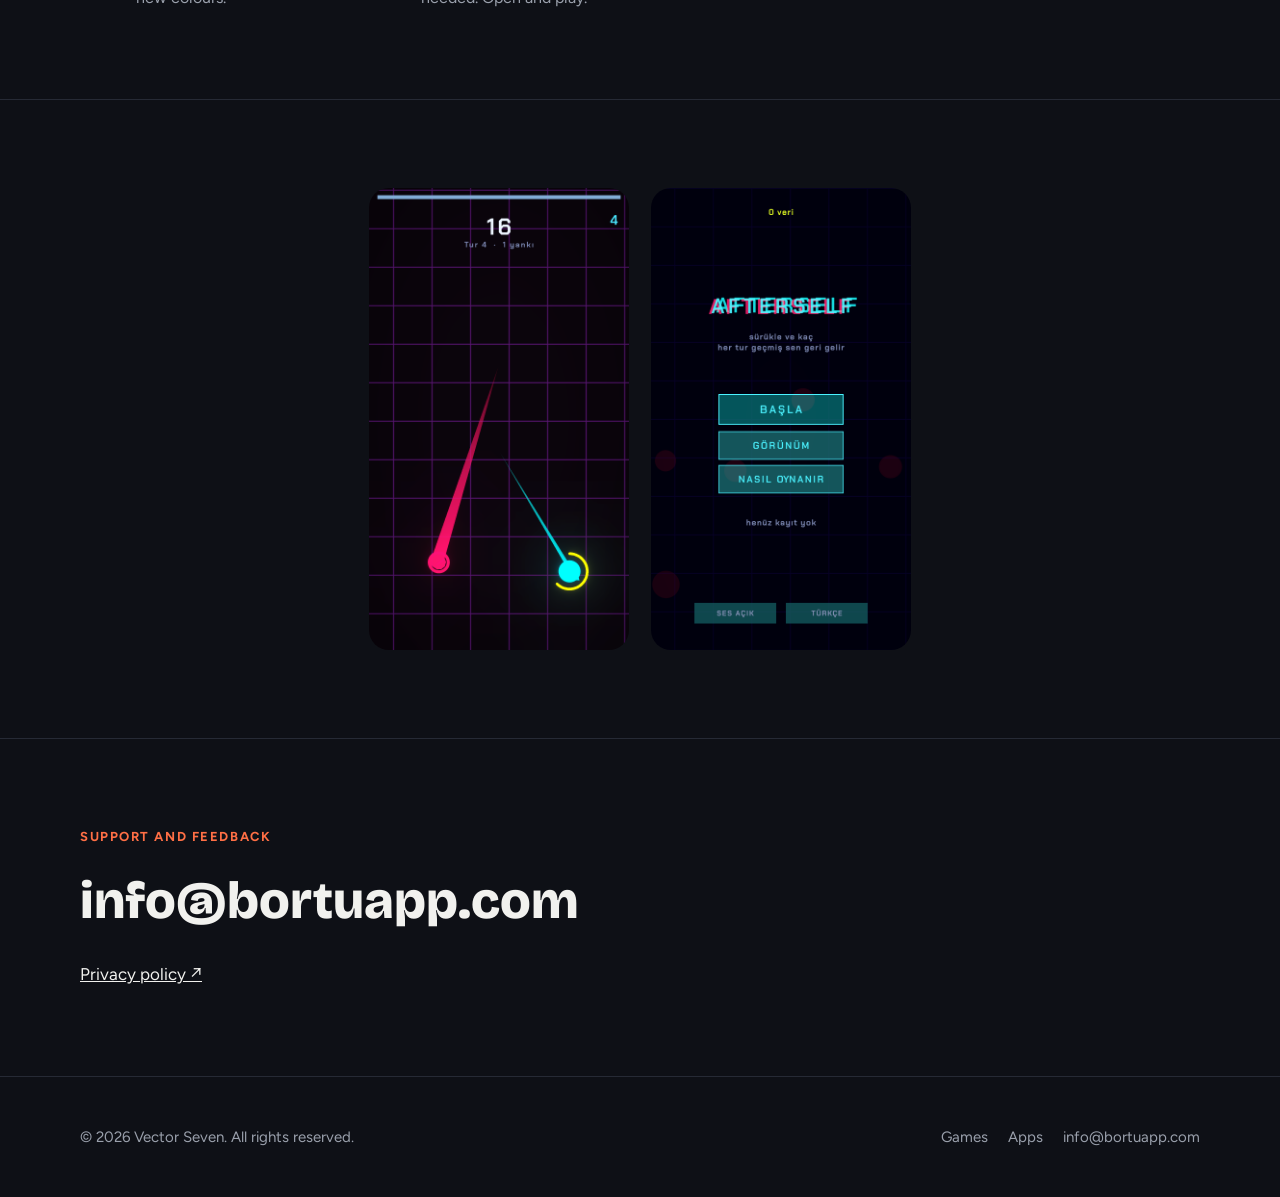
<file: en/games/afterself/index.html>
<!doctype html>
<html lang="en">
<head>
<meta charset="utf-8">
<script>(function(){var d=document.documentElement;d.classList.add('js');var t='dark';try{t=localStorage.getItem('v7-theme')||'dark'}catch(e){}d.setAttribute('data-theme',t)})()</script>
<meta name="viewport" content="width=device-width, initial-scale=1">
<title>Afterself — Your rival is your past self · Vector Seven</title>
<meta name="description" content="Drag to run, collect data, stay alive. At the end of every round your own movement becomes a ghost and comes after you.">
<meta property="og:title" content="Afterself — Your rival is your past self · Vector Seven">
<link rel="canonical" href="https://vectorseven.com.tr/en/games/afterself/">
<meta property="og:description" content="Drag to run, collect data, stay alive. At the end of every round your own movement becomes a ghost and comes after you.">
<meta name="theme-color" content="#0e1016">
<link rel="alternate" hreflang="tr" href="../../../games/afterself/">
<link rel="alternate" hreflang="en" href="../../../en/games/afterself/">
<link rel="alternate" hreflang="de" href="../../../de/games/afterself/">
<link rel="icon" href="../../../assets/favicon.svg" type="image/svg+xml">
<link rel="preconnect" href="https://fonts.googleapis.com">
<link rel="preconnect" href="https://fonts.gstatic.com" crossorigin>
<link rel="stylesheet" href="https://fonts.googleapis.com/css2?family=Bricolage+Grotesque:opsz,wght@12..96,700;12..96,800&family=Figtree:wght@400;500;600;700&display=swap">
<link rel="stylesheet" href="../../../assets/style.css?v=mur40n6v">
<link rel="stylesheet" href="../../../assets/motion.css?v=mur40n6v">
</head>
<body>
<header class="top">
  <div class="wrap">
    <a class="brand" href="../../../en/"><svg viewBox="0 0 40 40" aria-hidden="true"><rect width="40" height="40" rx="11" fill="currentColor"/><path d="M11 12h18l-9 17" fill="none" stroke="var(--paper)" stroke-width="4.2" stroke-linecap="round" stroke-linejoin="round"/><circle cx="29" cy="12" r="3.4" fill="var(--accent)"/></svg><span>Vector Seven</span></a>
    <nav class="nav" aria-label="Apps">
      <a href="../../../en/#games">Games</a>
      <a href="../../../en/#apps">Apps</a>
      <a href="../../../en/#studio">Studio</a>
      <a href="../../../en/#contact">Contact</a>
    </nav>
    <div class="langs"><a href="../../../games/afterself/" hreflang="tr" aria-current="false">TR</a><a href="../../../en/games/afterself/" hreflang="en" aria-current="true">EN</a><a href="../../../de/games/afterself/" hreflang="de" aria-current="false">DE</a></div>
    <button class="theme" type="button" data-theme-toggle aria-label="Dark / light mode" title="Dark / light mode">
      <svg class="sun" viewBox="0 0 24 24" aria-hidden="true"><circle cx="12" cy="12" r="4.2"/><path d="M12 2.5v2.2M12 19.3v2.2M4.6 4.6l1.6 1.6M17.8 17.8l1.6 1.6M2.5 12h2.2M19.3 12h2.2M4.6 19.4l1.6-1.6M17.8 6.2l1.6-1.6"/></svg>
      <svg class="moon" viewBox="0 0 24 24" aria-hidden="true"><path d="M20.5 14.2A8.5 8.5 0 0 1 9.8 3.5a8.5 8.5 0 1 0 10.7 10.7Z"/></svg>
    </button>
  </div>
</header>
<main>

<section class="product-hero">
  <div class="wrap">
    <div>
      <a class="crumb" href="../../../en/#games">← All products</a>
      <div class="app-id" style="margin-top:22px">
        <img src="../../../assets/img/afterself-icon.png" alt="" width="72" height="72">
        <div class="pills" style="margin:0">
          <span class="pill status">Coming soon</span>
          <span class="pill">Android</span><span class="pill">iOS</span>
        </div>
      </div>
      <h1>Afterself</h1>
      <p class="lead" style="font-size:21px;font-weight:600;color:#fff;margin-bottom:10px">Your rival is your past self</p>
      <p class="lead">Eight-second rounds. When a round ends, the way you moved through it is recorded and sent back onto the field as a ghost that repeats it exactly. The next round adds another one. The difficulty is not designed — you write it yourself: wherever you go now is dangerous later.</p>
      <div class="btns" style="margin-top:28px">
        <a class="btn btn-primary" href="mailto:info@bortuapp.com?subject=Afterself%20testing" data-mail aria-expanded="false" aria-controls="mailbox-5">I want to test it</a>
<div class="mailbox" id="mailbox-5" hidden>
  <small>Just write to this address, we will get back to you soon.</small>
  <span class="addr">info@bortuapp.com</span>
  <div class="row">
    <button type="button" data-copy="info@bortuapp.com">Copy address</button>
    <a href="mailto:info@bortuapp.com?subject=Afterself%20testing">Open in email app</a>
    <span class="ok" data-done hidden role="status">Copied ✓</span>
  </div>
</div>
        <span class="btn btn-ghost" aria-disabled="true">Google Play · soon</span>
        <span class="btn btn-ghost" aria-disabled="true">App Store · soon</span>
      </div>
    </div>
    <img class="mascot" src="../../../assets/img/afterself-oyun.png" alt="Afterself" width="300" height="533" style="border-radius:22px">
  </div>
</section>

<section class="section">
  <div class="wrap">
    <div class="figures reveal">
      <div class="figure"><b data-count="8" data-suffix="">8</b><span>second rounds</span></div><div class="figure"><b data-count="12" data-suffix="">12</b><span>ghosts max</span></div><div class="figure"><b data-count="6" data-suffix="">6</b><span>skins</span></div><div class="figure"><b data-count="3" data-suffix="">3</b><span>languages</span></div>
    </div>
  </div>
</section>

<section class="section">
  <div class="wrap">
    <div class="section-head reveal"><h2>How it plays</h2></div>
    <div class="features">
      <div class="feature reveal" style="--d:0s"><div class="dot" aria-hidden="true">👆</div><div><h3>One finger</h3><p>Drag anywhere and the ball follows. No buttons, five seconds to learn.</p></div></div><div class="feature reveal" style="--d:0.1s"><div class="dot" aria-hidden="true">👻</div><div><h3>The ghosts are you</h3><p>Each round your movement becomes a ghost that repeats it frame for frame. Touch one and the run is over.</p></div></div><div class="feature reveal" style="--d:0.2s"><div class="dot" aria-hidden="true">💠</div><div><h3>Collect and wipe</h3><p>Collected data fills the ring around you. A full ring destroys the oldest ghost.</p></div></div><div class="feature reveal" style="--d:0s"><div class="dot" aria-hidden="true">📈</div><div><h3>Rising cost</h3><p>Every wipe makes the next one more expensive. When to spend it is the real decision.</p></div></div><div class="feature reveal" style="--d:0.1s"><div class="dot" aria-hidden="true">🎨</div><div><h3>Skins</h3><p>Spend what you collect on new colours.</p></div></div><div class="feature reveal" style="--d:0.2s"><div class="dot" aria-hidden="true">📱</div><div><h3>Offline</h3><p>No account, no connection needed. Open and play.</p></div></div>
    </div>
  </div>
</section>



<section class="section">
  <div class="wrap reveal" style="display:flex;gap:22px;flex-wrap:wrap;justify-content:center">
    <img src="../../../assets/img/afterself-oyun.png" alt="" width="260" height="462" style="border-radius:20px;max-width:46%;height:auto"><img src="../../../assets/img/afterself-menu.png" alt="" width="260" height="462" style="border-radius:20px;max-width:46%;height:auto">
  </div>
</section>

<section class="section">
  <div class="wrap contact">
    <div>
      <p class="eyebrow">Support and feedback</p>
      <p style="margin-top:12px"><a class="mail" href="mailto:info@bortuapp.com">info@bortuapp.com</a></p>
      <p style="margin-top:18px"><a href="https://vectorseven.com.tr/games/afterself/privacy/">Privacy policy ↗</a></p>
    </div>
  </div>
</section>
</main>
<footer class="foot">
  <div class="wrap">
    <span>© 2026 Vector Seven. All rights reserved.</span>
    <nav>
      <a href="../../../en/#games">Games</a>
      <a href="../../../en/#apps">Apps</a>
      <a href="mailto:info@bortuapp.com">info@bortuapp.com</a>
    </nav>
  </div>
</footer>
<script src="../../../assets/site.js?v=mur40n6v" defer></script>
</body>
</html>
</file>
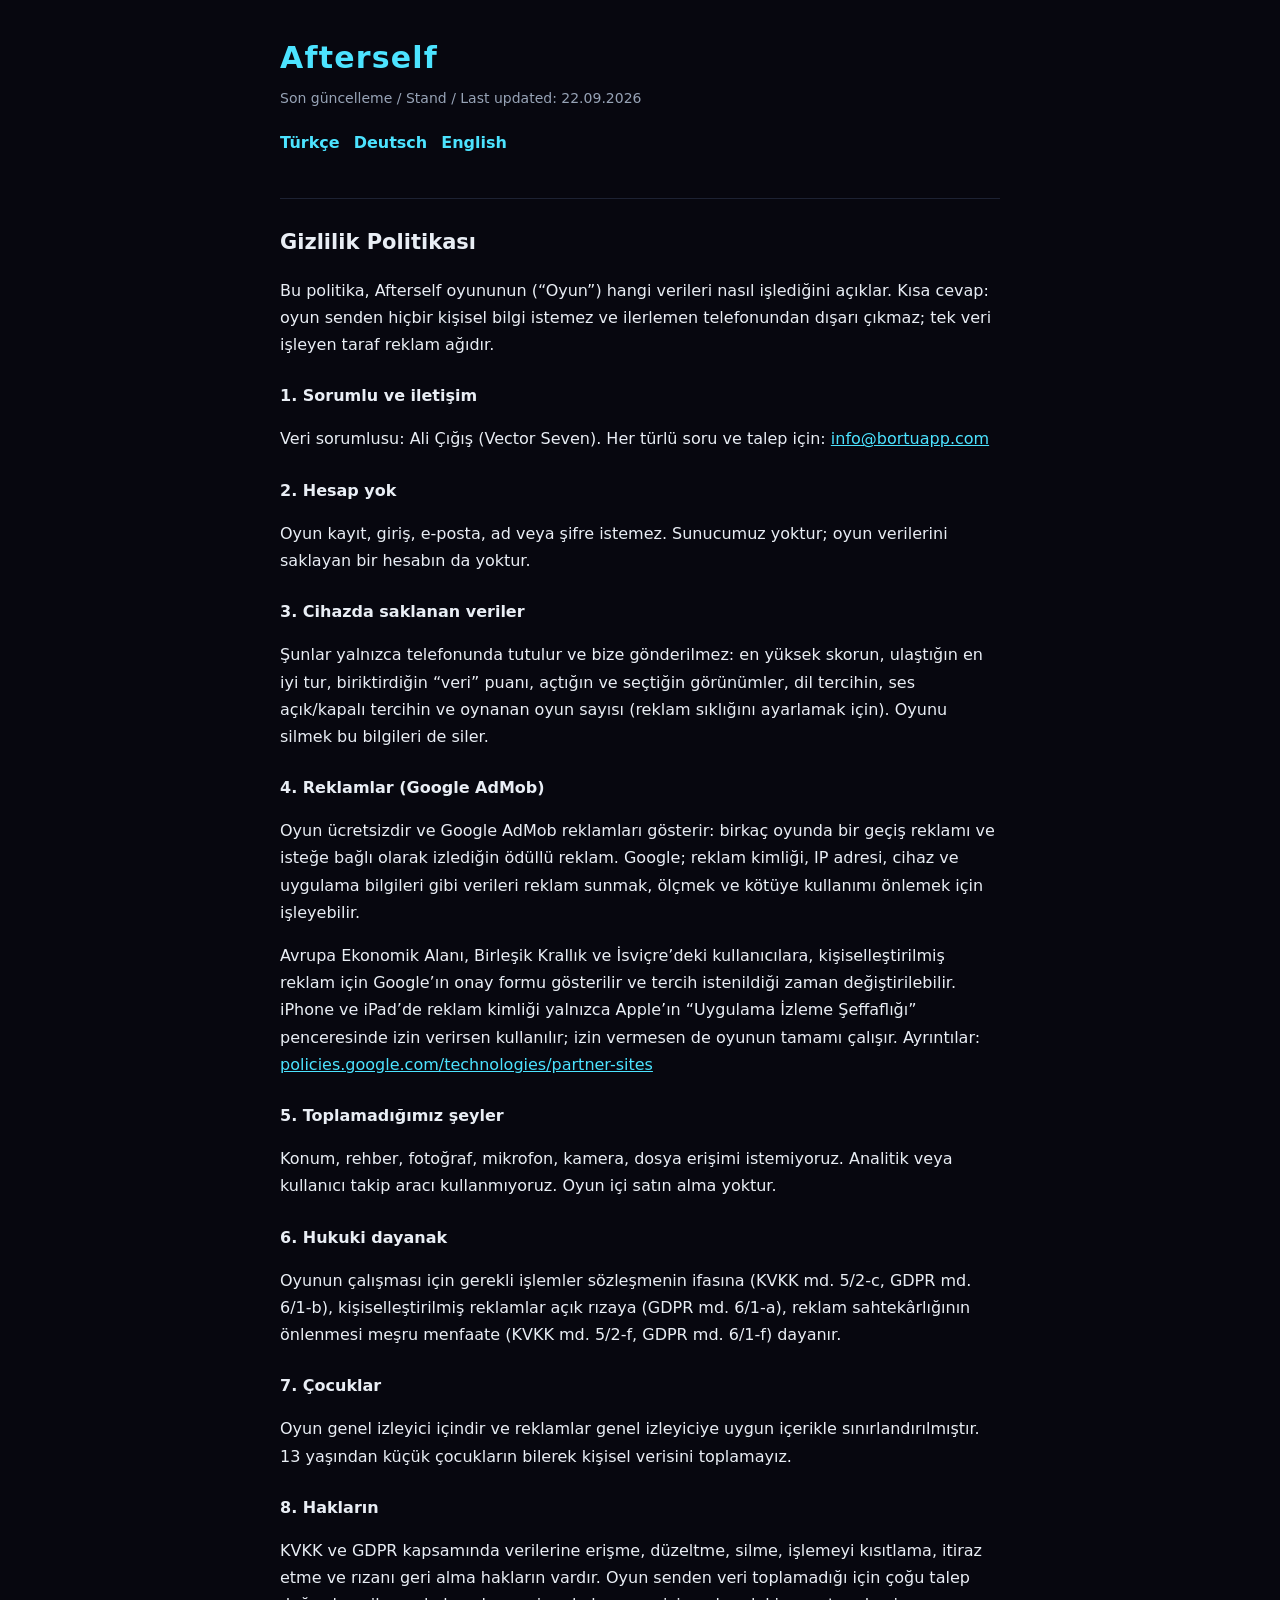
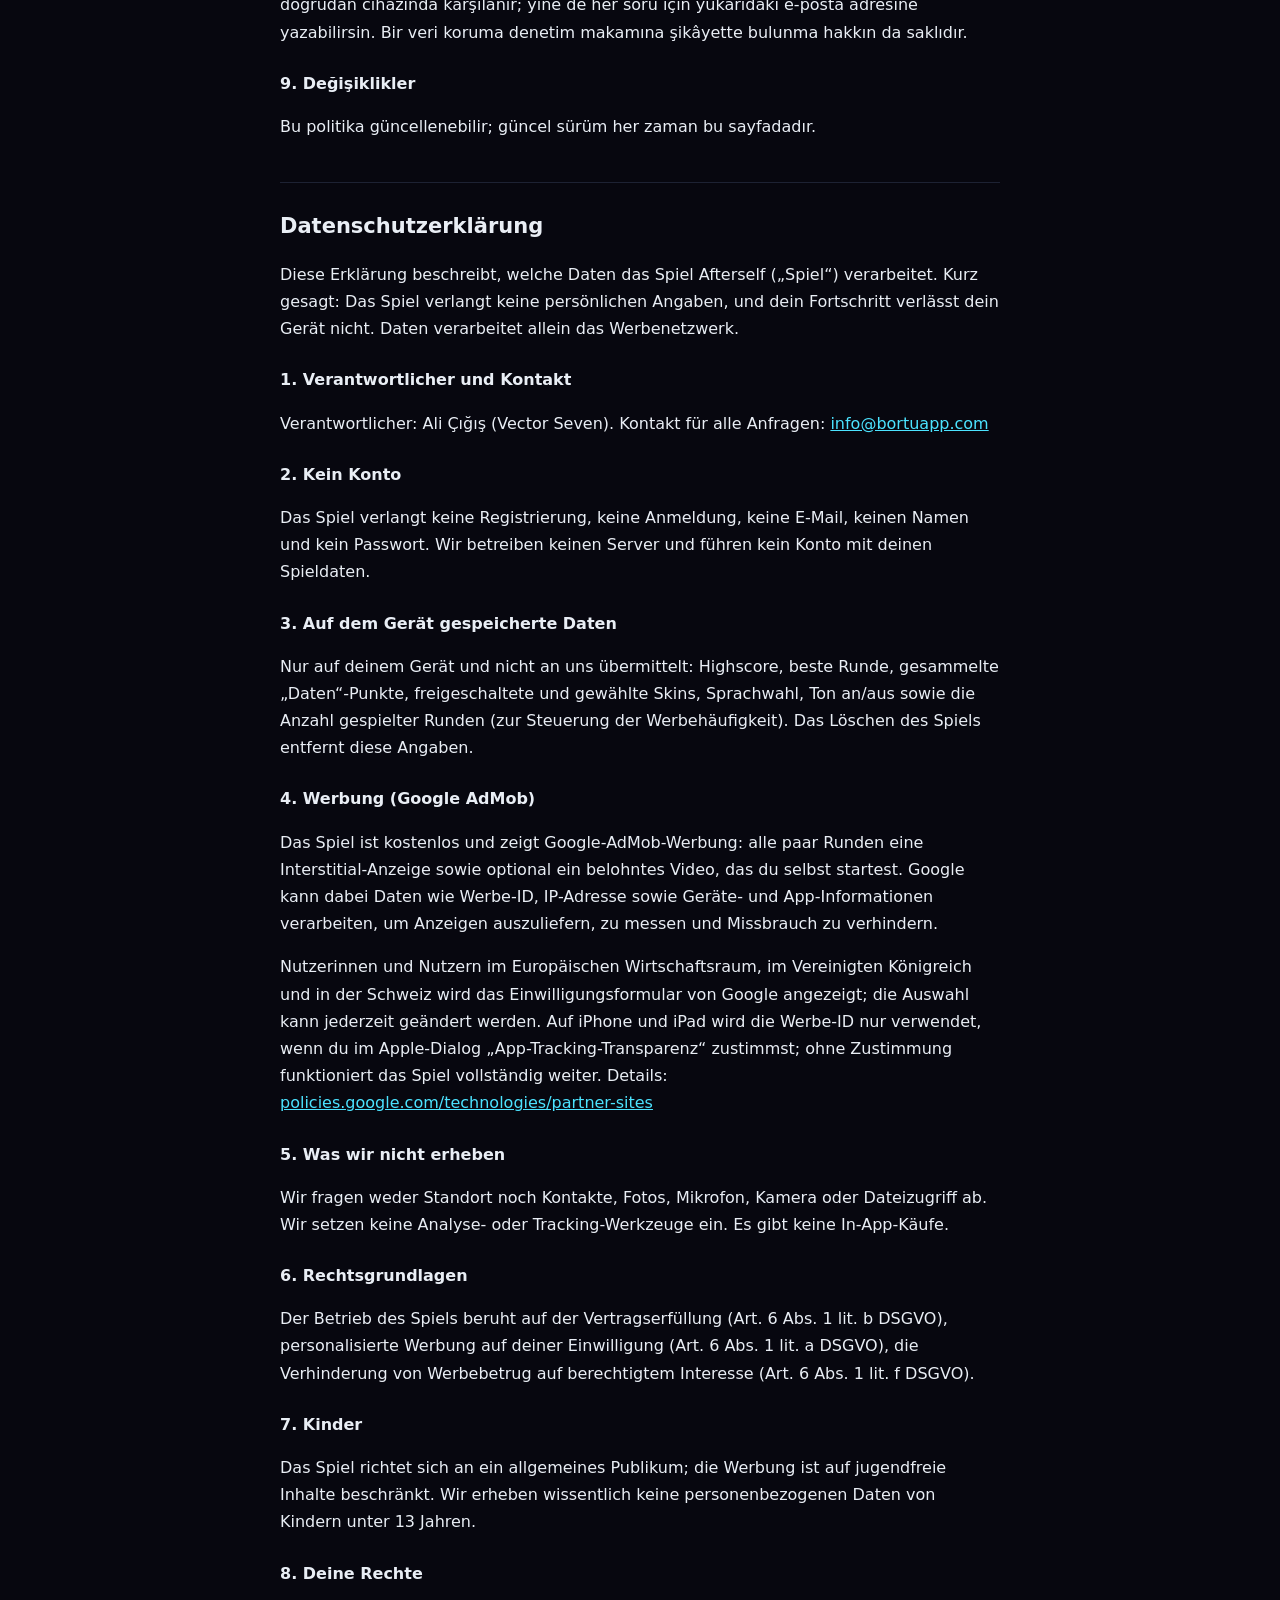
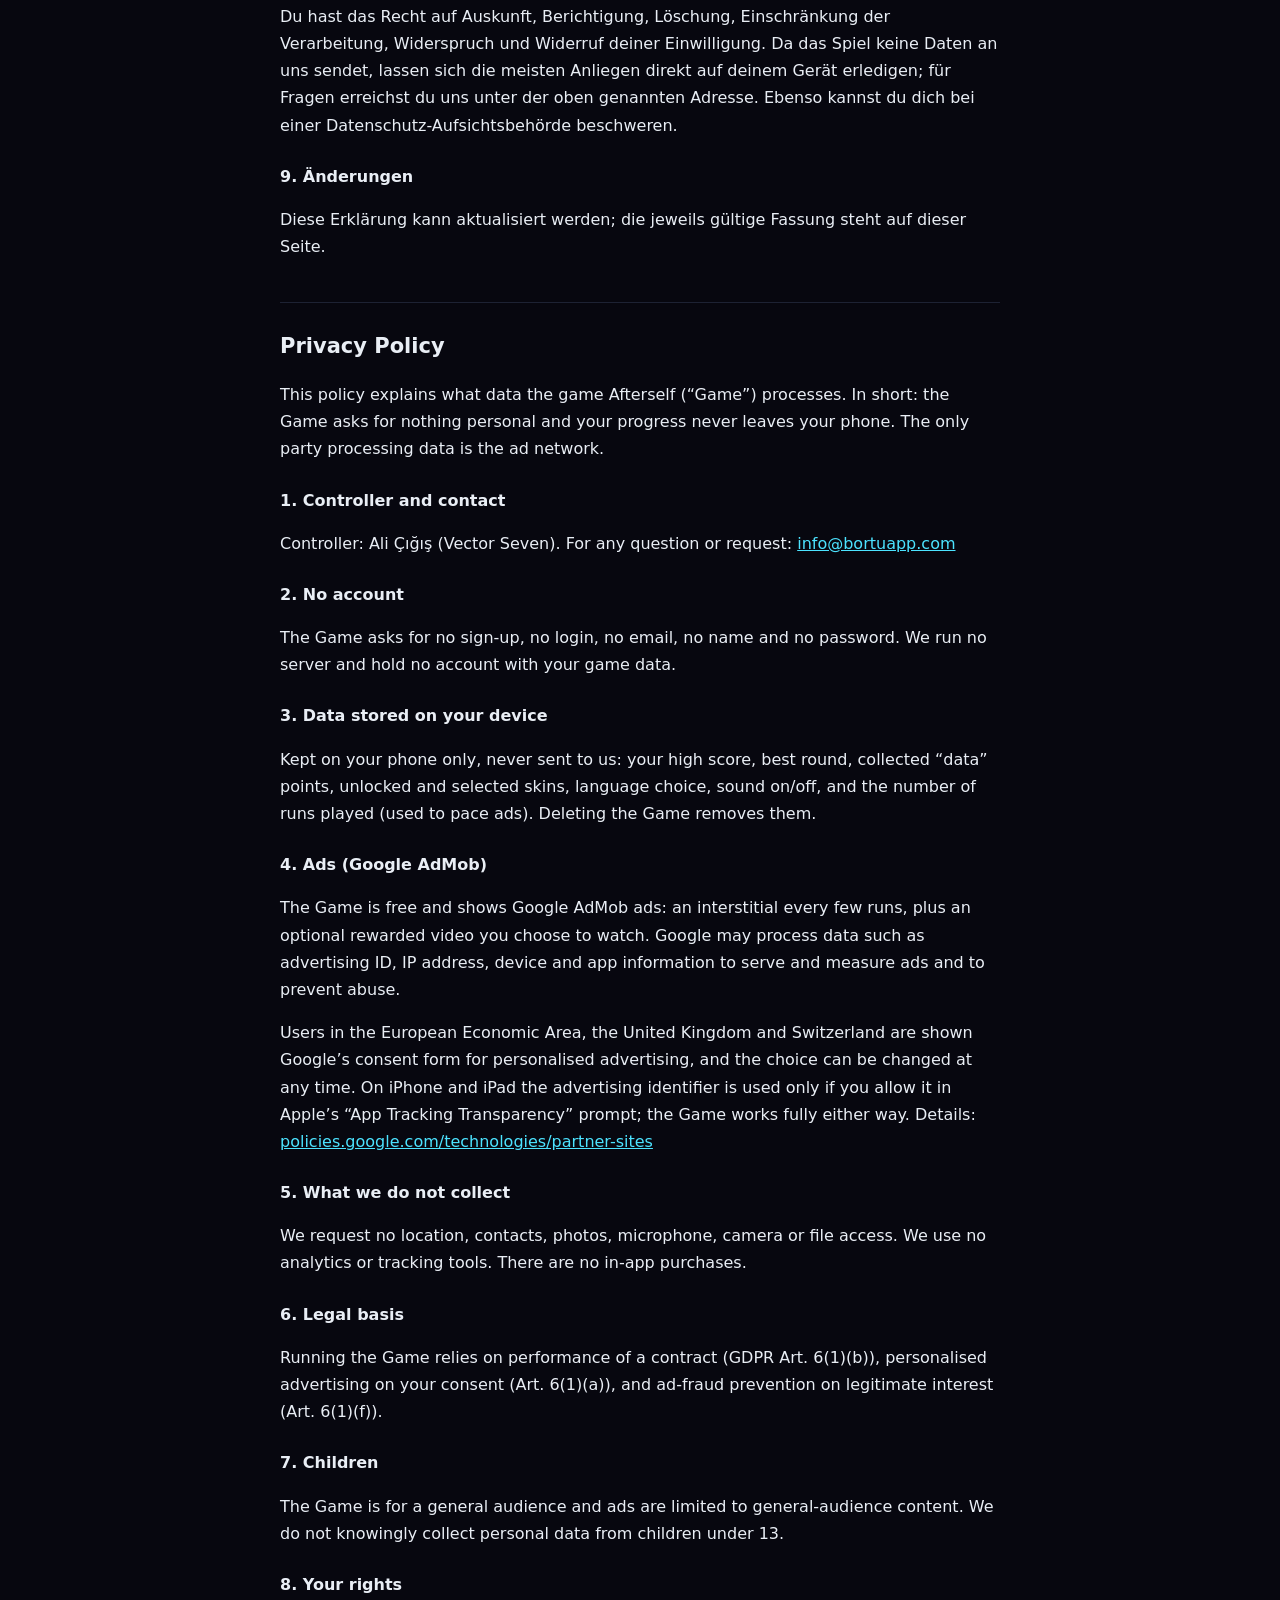
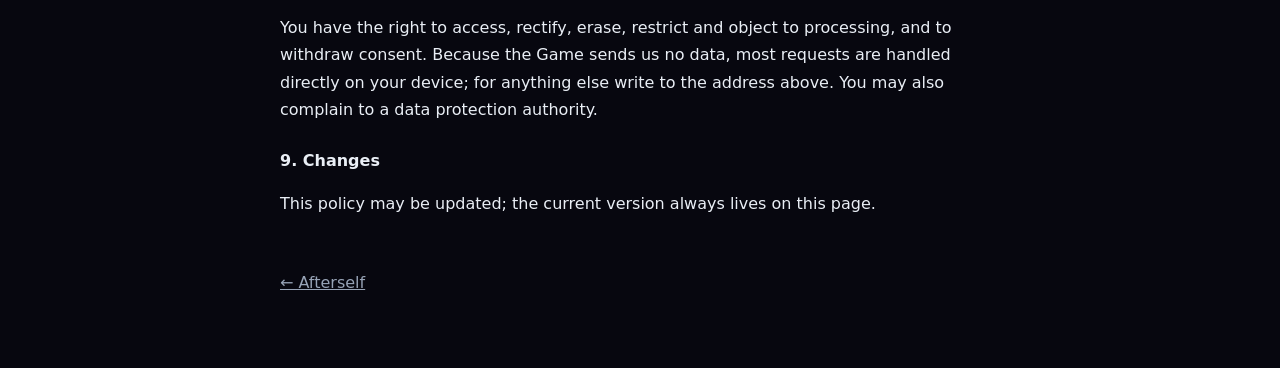
<file: games/afterself/privacy/index.html>
<!doctype html>
<html lang="tr">
<head>
<meta charset="utf-8">
<meta name="viewport" content="width=device-width, initial-scale=1">
<title>Afterself – Gizlilik Politikası / Datenschutzerklärung / Privacy Policy</title>
<meta name="robots" content="index,follow">
<style>
  :root { --ink:#e9eef5; --dim:#97a3b6; --neon:#4ce3ff; --line:#1d2233; --bg:#07070f; }
  * { box-sizing:border-box; }
  body { margin:0; background:var(--bg); color:var(--ink); font:16px/1.7 system-ui,-apple-system,"Segoe UI",Roboto,sans-serif; padding:32px 16px 72px; }
  main { max-width:720px; margin:0 auto; }
  h1 { font-size:30px; margin:0 0 4px; color:var(--neon); letter-spacing:.04em; }
  h2 { font-size:21px; margin:42px 0 8px; padding-top:26px; border-top:1px solid var(--line); }
  h3 { font-size:16px; margin:24px 0 4px; }
  .meta { color:var(--dim); font-size:14px; margin:0 0 18px; }
  nav a { color:var(--neon); margin-right:14px; font-weight:600; text-decoration:none; }
  a { color:var(--neon); }
  li { margin:2px 0; }
  .home { display:inline-block; margin-top:36px; color:var(--dim); }
</style>
</head>
<body>
<main>
<h1>Afterself</h1>
<p class="meta">Son güncelleme / Stand / Last updated: 22.09.2026</p>
<nav><a href="#tr">Türkçe</a><a href="#de">Deutsch</a><a href="#en">English</a></nav>

<section id="tr" lang="tr">
<h2>Gizlilik Politikası</h2>
<p>Bu politika, Afterself oyununun (“Oyun”) hangi verileri nasıl işlediğini açıklar. Kısa cevap: oyun senden hiçbir kişisel bilgi istemez ve ilerlemen telefonundan dışarı çıkmaz; tek veri işleyen taraf reklam ağıdır.</p>

<h3>1. Sorumlu ve iletişim</h3>
<p>Veri sorumlusu: Ali Çığış (Vector Seven). Her türlü soru ve talep için: <a href="mailto:info@bortuapp.com">info@bortuapp.com</a></p>

<h3>2. Hesap yok</h3>
<p>Oyun kayıt, giriş, e-posta, ad veya şifre istemez. Sunucumuz yoktur; oyun verilerini saklayan bir hesabın da yoktur.</p>

<h3>3. Cihazda saklanan veriler</h3>
<p>Şunlar yalnızca telefonunda tutulur ve bize gönderilmez: en yüksek skorun, ulaştığın en iyi tur, biriktirdiğin “veri” puanı, açtığın ve seçtiğin görünümler, dil tercihin, ses açık/kapalı tercihin ve oynanan oyun sayısı (reklam sıklığını ayarlamak için). Oyunu silmek bu bilgileri de siler.</p>

<h3>4. Reklamlar (Google AdMob)</h3>
<p>Oyun ücretsizdir ve Google AdMob reklamları gösterir: birkaç oyunda bir geçiş reklamı ve isteğe bağlı olarak izlediğin ödüllü reklam. Google; reklam kimliği, IP adresi, cihaz ve uygulama bilgileri gibi verileri reklam sunmak, ölçmek ve kötüye kullanımı önlemek için işleyebilir.</p>
<p>Avrupa Ekonomik Alanı, Birleşik Krallık ve İsviçre’deki kullanıcılara, kişiselleştirilmiş reklam için Google’ın onay formu gösterilir ve tercih istenildiği zaman değiştirilebilir. iPhone ve iPad’de reklam kimliği yalnızca Apple’ın “Uygulama İzleme Şeffaflığı” penceresinde izin verirsen kullanılır; izin vermesen de oyunun tamamı çalışır. Ayrıntılar: <a href="https://policies.google.com/technologies/partner-sites">policies.google.com/technologies/partner-sites</a></p>

<h3>5. Toplamadığımız şeyler</h3>
<p>Konum, rehber, fotoğraf, mikrofon, kamera, dosya erişimi istemiyoruz. Analitik veya kullanıcı takip aracı kullanmıyoruz. Oyun içi satın alma yoktur.</p>

<h3>6. Hukuki dayanak</h3>
<p>Oyunun çalışması için gerekli işlemler sözleşmenin ifasına (KVKK md. 5/2-c, GDPR md. 6/1-b), kişiselleştirilmiş reklamlar açık rızaya (GDPR md. 6/1-a), reklam sahtekârlığının önlenmesi meşru menfaate (KVKK md. 5/2-f, GDPR md. 6/1-f) dayanır.</p>

<h3>7. Çocuklar</h3>
<p>Oyun genel izleyici içindir ve reklamlar genel izleyiciye uygun içerikle sınırlandırılmıştır. 13 yaşından küçük çocukların bilerek kişisel verisini toplamayız.</p>

<h3>8. Hakların</h3>
<p>KVKK ve GDPR kapsamında verilerine erişme, düzeltme, silme, işlemeyi kısıtlama, itiraz etme ve rızanı geri alma hakların vardır. Oyun senden veri toplamadığı için çoğu talep doğrudan cihazında karşılanır; yine de her soru için yukarıdaki e-posta adresine yazabilirsin. Bir veri koruma denetim makamına şikâyette bulunma hakkın da saklıdır.</p>

<h3>9. Değişiklikler</h3>
<p>Bu politika güncellenebilir; güncel sürüm her zaman bu sayfadadır.</p>
</section>

<section id="de" lang="de">
<h2>Datenschutzerklärung</h2>
<p>Diese Erklärung beschreibt, welche Daten das Spiel Afterself („Spiel“) verarbeitet. Kurz gesagt: Das Spiel verlangt keine persönlichen Angaben, und dein Fortschritt verlässt dein Gerät nicht. Daten verarbeitet allein das Werbenetzwerk.</p>

<h3>1. Verantwortlicher und Kontakt</h3>
<p>Verantwortlicher: Ali Çığış (Vector Seven). Kontakt für alle Anfragen: <a href="mailto:info@bortuapp.com">info@bortuapp.com</a></p>

<h3>2. Kein Konto</h3>
<p>Das Spiel verlangt keine Registrierung, keine Anmeldung, keine E-Mail, keinen Namen und kein Passwort. Wir betreiben keinen Server und führen kein Konto mit deinen Spieldaten.</p>

<h3>3. Auf dem Gerät gespeicherte Daten</h3>
<p>Nur auf deinem Gerät und nicht an uns übermittelt: Highscore, beste Runde, gesammelte „Daten“-Punkte, freigeschaltete und gewählte Skins, Sprachwahl, Ton an/aus sowie die Anzahl gespielter Runden (zur Steuerung der Werbehäufigkeit). Das Löschen des Spiels entfernt diese Angaben.</p>

<h3>4. Werbung (Google AdMob)</h3>
<p>Das Spiel ist kostenlos und zeigt Google-AdMob-Werbung: alle paar Runden eine Interstitial-Anzeige sowie optional ein belohntes Video, das du selbst startest. Google kann dabei Daten wie Werbe-ID, IP-Adresse sowie Geräte- und App-Informationen verarbeiten, um Anzeigen auszuliefern, zu messen und Missbrauch zu verhindern.</p>
<p>Nutzerinnen und Nutzern im Europäischen Wirtschaftsraum, im Vereinigten Königreich und in der Schweiz wird das Einwilligungsformular von Google angezeigt; die Auswahl kann jederzeit geändert werden. Auf iPhone und iPad wird die Werbe-ID nur verwendet, wenn du im Apple-Dialog „App-Tracking-Transparenz“ zustimmst; ohne Zustimmung funktioniert das Spiel vollständig weiter. Details: <a href="https://policies.google.com/technologies/partner-sites">policies.google.com/technologies/partner-sites</a></p>

<h3>5. Was wir nicht erheben</h3>
<p>Wir fragen weder Standort noch Kontakte, Fotos, Mikrofon, Kamera oder Dateizugriff ab. Wir setzen keine Analyse- oder Tracking-Werkzeuge ein. Es gibt keine In-App-Käufe.</p>

<h3>6. Rechtsgrundlagen</h3>
<p>Der Betrieb des Spiels beruht auf der Vertragserfüllung (Art. 6 Abs. 1 lit. b DSGVO), personalisierte Werbung auf deiner Einwilligung (Art. 6 Abs. 1 lit. a DSGVO), die Verhinderung von Werbebetrug auf berechtigtem Interesse (Art. 6 Abs. 1 lit. f DSGVO).</p>

<h3>7. Kinder</h3>
<p>Das Spiel richtet sich an ein allgemeines Publikum; die Werbung ist auf jugendfreie Inhalte beschränkt. Wir erheben wissentlich keine personenbezogenen Daten von Kindern unter 13 Jahren.</p>

<h3>8. Deine Rechte</h3>
<p>Du hast das Recht auf Auskunft, Berichtigung, Löschung, Einschränkung der Verarbeitung, Widerspruch und Widerruf deiner Einwilligung. Da das Spiel keine Daten an uns sendet, lassen sich die meisten Anliegen direkt auf deinem Gerät erledigen; für Fragen erreichst du uns unter der oben genannten Adresse. Ebenso kannst du dich bei einer Datenschutz-Aufsichtsbehörde beschweren.</p>

<h3>9. Änderungen</h3>
<p>Diese Erklärung kann aktualisiert werden; die jeweils gültige Fassung steht auf dieser Seite.</p>
</section>

<section id="en" lang="en">
<h2>Privacy Policy</h2>
<p>This policy explains what data the game Afterself (“Game”) processes. In short: the Game asks for nothing personal and your progress never leaves your phone. The only party processing data is the ad network.</p>

<h3>1. Controller and contact</h3>
<p>Controller: Ali Çığış (Vector Seven). For any question or request: <a href="mailto:info@bortuapp.com">info@bortuapp.com</a></p>

<h3>2. No account</h3>
<p>The Game asks for no sign-up, no login, no email, no name and no password. We run no server and hold no account with your game data.</p>

<h3>3. Data stored on your device</h3>
<p>Kept on your phone only, never sent to us: your high score, best round, collected “data” points, unlocked and selected skins, language choice, sound on/off, and the number of runs played (used to pace ads). Deleting the Game removes them.</p>

<h3>4. Ads (Google AdMob)</h3>
<p>The Game is free and shows Google AdMob ads: an interstitial every few runs, plus an optional rewarded video you choose to watch. Google may process data such as advertising ID, IP address, device and app information to serve and measure ads and to prevent abuse.</p>
<p>Users in the European Economic Area, the United Kingdom and Switzerland are shown Google’s consent form for personalised advertising, and the choice can be changed at any time. On iPhone and iPad the advertising identifier is used only if you allow it in Apple’s “App Tracking Transparency” prompt; the Game works fully either way. Details: <a href="https://policies.google.com/technologies/partner-sites">policies.google.com/technologies/partner-sites</a></p>

<h3>5. What we do not collect</h3>
<p>We request no location, contacts, photos, microphone, camera or file access. We use no analytics or tracking tools. There are no in-app purchases.</p>

<h3>6. Legal basis</h3>
<p>Running the Game relies on performance of a contract (GDPR Art. 6(1)(b)), personalised advertising on your consent (Art. 6(1)(a)), and ad-fraud prevention on legitimate interest (Art. 6(1)(f)).</p>

<h3>7. Children</h3>
<p>The Game is for a general audience and ads are limited to general-audience content. We do not knowingly collect personal data from children under 13.</p>

<h3>8. Your rights</h3>
<p>You have the right to access, rectify, erase, restrict and object to processing, and to withdraw consent. Because the Game sends us no data, most requests are handled directly on your device; for anything else write to the address above. You may also complain to a data protection authority.</p>

<h3>9. Changes</h3>
<p>This policy may be updated; the current version always lives on this page.</p>
</section>

<a class="home" href="/games/afterself/">← Afterself</a>
</main>
</body>
</html>
</file>
<file: assets/style.css>
/* Vector Seven — site stilleri */
:root {
  --paper: #f5f5f1;
  --surface: #ffffff;
  --ink: #12141a;
  --muted: #5b606b;
  --line: #e2e2dc;
  --grid: rgba(18, 20, 26, 0.05);
  --accent: #ff5b2e;
  --accent-soft: #ffe6dd;
  --on-accent: #ffffff;
  --band: #10131b;
  --on-band: #f1f1ee;
  --band-muted: #a3a8b3;
  --shadow: 0 1px 0 rgba(18, 20, 26, 0.04), 0 12px 32px -18px rgba(18, 20, 26, 0.25);
  --radius: 22px;
  --display: 'Bricolage Grotesque', 'Segoe UI', system-ui, sans-serif;
  --body: 'Figtree', 'Segoe UI', system-ui, sans-serif;
}
@media (prefers-color-scheme: dark) {
  :root:not([data-theme='light']) {
    --paper: #0e1016;
    --surface: #161922;
    --ink: #f1f1ee;
    --muted: #9aa0ac;
    --line: #262a35;
    --grid: rgba(241, 241, 238, 0.045);
    --accent: #ff6f45;
    --accent-soft: #3a1e15;
    --band: #07080c;
    --shadow: 0 1px 0 rgba(0, 0, 0, 0.4), 0 16px 36px -20px rgba(0, 0, 0, 0.8);
  }
}
:root[data-theme='dark'] {
  --paper: #0e1016;
  --surface: #161922;
  --ink: #f1f1ee;
  --muted: #9aa0ac;
  --line: #262a35;
  --grid: rgba(241, 241, 238, 0.045);
  --accent: #ff6f45;
  --accent-soft: #3a1e15;
  --band: #07080c;
  --shadow: 0 1px 0 rgba(0, 0, 0, 0.4), 0 16px 36px -20px rgba(0, 0, 0, 0.8);
}

*,
*::before,
*::after {
  box-sizing: border-box;
}
html {
  scroll-behavior: smooth;
}
@media (prefers-reduced-motion: reduce) {
  html {
    scroll-behavior: auto;
  }
  *,
  *::before,
  *::after {
    animation: none !important;
    transition: none !important;
  }
}
body {
  margin: 0;
  background: var(--paper);
  color: var(--ink);
  font-family: var(--body);
  font-size: 17px;
  line-height: 1.6;
  -webkit-font-smoothing: antialiased;
}
img {
  max-width: 100%;
  height: auto;
  display: block;
}
a {
  color: inherit;
}
:focus-visible {
  outline: 3px solid var(--accent);
  outline-offset: 3px;
  border-radius: 6px;
}
h1,
h2,
h3 {
  font-family: var(--display);
  line-height: 1.08;
  letter-spacing: -0.02em;
  margin: 0;
  text-wrap: balance;
}
p {
  margin: 0;
}

.wrap {
  width: 100%;
  max-width: 1160px;
  margin: 0 auto;
  padding-inline: 20px;
}
.eyebrow {
  font-size: 13px;
  font-weight: 700;
  letter-spacing: 0.12em;
  text-transform: uppercase;
  color: var(--accent);
}
.lead {
  color: var(--muted);
  font-size: 19px;
  max-width: 58ch;
}

/* ---------------------------------------------------------------- üst çubuk */
.top {
  position: sticky;
  top: 0;
  z-index: 10;
  background: color-mix(in srgb, var(--paper) 88%, transparent);
  backdrop-filter: blur(10px);
  border-bottom: 1px solid var(--line);
}
.top .wrap {
  display: flex;
  align-items: center;
  gap: 24px;
  min-height: 68px;
}
.brand {
  display: flex;
  align-items: center;
  gap: 10px;
  text-decoration: none;
  font-family: var(--display);
  font-weight: 800;
  font-size: 20px;
  letter-spacing: -0.02em;
}
.brand svg {
  width: 34px;
  height: 34px;
}
.nav {
  display: flex;
  gap: 22px;
  margin-left: auto;
}
.nav a {
  text-decoration: none;
  font-weight: 600;
  font-size: 15px;
  color: var(--muted);
}
.nav a:hover,
.nav a[aria-current='page'] {
  color: var(--ink);
}
.langs {
  display: flex;
  gap: 2px;
  padding: 3px;
  border: 1px solid var(--line);
  border-radius: 999px;
}
.langs a {
  text-decoration: none;
  font-size: 12px;
  font-weight: 700;
  letter-spacing: 0.06em;
  padding: 4px 9px;
  border-radius: 999px;
  color: var(--muted);
}
.langs a[aria-current='true'] {
  background: var(--ink);
  color: var(--paper);
}
@media (max-width: 760px) {
  .nav {
    display: none;
  }
  .langs {
    margin-left: auto;
  }
}

/* ----------------------------------------------------------------- düğmeler */
.btn {
  display: inline-flex;
  align-items: center;
  gap: 8px;
  padding: 13px 22px;
  border-radius: 999px;
  font-weight: 700;
  font-size: 16px;
  text-decoration: none;
  border: 1.5px solid var(--ink);
  transition: transform 0.15s ease;
}
.btn:hover {
  transform: translateY(-2px);
}
.btn-primary {
  background: var(--accent);
  border-color: var(--accent);
  color: var(--on-accent);
}
.btn-ghost {
  background: transparent;
  color: var(--ink);
}
.btn[aria-disabled='true'] {
  opacity: 0.55;
  pointer-events: none;
}
.btns {
  display: flex;
  flex-wrap: wrap;
  gap: 12px;
}

/* ------------------------------------------------------------------ kahraman */
.hero {
  position: relative;
  overflow: hidden;
  background-image: linear-gradient(var(--grid) 1px, transparent 1px), linear-gradient(90deg, var(--grid) 1px, transparent 1px);
  background-size: 40px 40px;
  border-bottom: 1px solid var(--line);
}
.hero .wrap {
  display: grid;
  grid-template-columns: 1.1fr 0.9fr;
  gap: 48px;
  align-items: center;
  padding-block: 88px 96px;
}
.hero h1 {
  font-size: clamp(40px, 6vw, 72px);
  margin-block: 14px 20px;
}
.hero h1 em {
  font-style: normal;
  color: var(--accent);
}
.hero .btns {
  margin-top: 30px;
}
.stack {
  position: relative;
  min-height: 420px;
}
.stack-card {
  position: absolute;
  width: min(300px, 78%);
  border-radius: 28px;
  padding: 22px;
  background: var(--surface);
  border: 1px solid var(--line);
  box-shadow: var(--shadow);
  text-decoration: none;
}
.stack-card.app {
  right: 4%;
  top: 0;
  transform: rotate(3deg);
  background: #00685f;
  border-color: #005049;
  color: #f4fffc;
}
.stack-card.app img {
  width: 78%;
  margin: -4px auto 6px;
}
.stack-card.app strong {
  font-family: var(--display);
  font-size: 26px;
}
.stack-card.app span {
  display: block;
  opacity: 0.85;
  font-size: 14px;
}
.stack-card.game {
  left: 0;
  bottom: 0;
  transform: rotate(-4deg);
  border-style: dashed;
  border-width: 2px;
  background: var(--paper);
}
/* Gerçek oyun kartı: oyunun kendi diliyle, neon ızgara üstünde.
   Börtü kartını kapatmaması için küçük ve alt köşede durur. */
.stack-card.game.live {
  width: min(228px, 60%);
  left: -4%;
  bottom: -2%;
  padding: 14px 16px 16px;
  border-radius: 22px;
  overflow: hidden;              /* tarama çizgisi kartın dışına taşmasın */
  border-style: solid;
  border-width: 1px;
  border-color: rgba(58, 245, 255, 0.4);
  background:
    repeating-linear-gradient(0deg, transparent 0 23px, rgba(120, 60, 255, 0.2) 23px 24px),
    repeating-linear-gradient(90deg, transparent 0 23px, rgba(120, 60, 255, 0.2) 23px 24px),
    #07060f;
  box-shadow: 0 14px 38px rgba(0, 0, 0, 0.55), 0 0 26px rgba(58, 245, 255, 0.14);
  color: #eaf7ff;
  transform: rotate(-4deg);
}
.stack-card.game.live img {
  width: 54px;
  height: 54px;
  margin: 0 0 10px;
  display: block;
  border-radius: 14px;
  box-shadow: 0 0 18px rgba(58, 245, 255, 0.3);
}
.stack-card.game.live strong {
  font-family: var(--display);
  font-size: 20px;
  letter-spacing: 0.04em;
  color: #eaf7ff;
  text-shadow: 0 0 14px rgba(58, 245, 255, 0.5);
}
.stack-card.game.live span {
  color: rgba(234, 247, 255, 0.7);
  font-size: 13px;
  letter-spacing: 0.01em;
}
.stack-card.game.live::after {
  content: '';
  position: absolute;
  left: 0;
  right: 0;
  height: 60%;
  top: 0;
  pointer-events: none;
  background: linear-gradient(180deg, transparent, rgba(58, 245, 255, 0.14), transparent);
  transform: translateY(-100%);
  animation: v7-scan 5s linear infinite;
}
@keyframes v7-scan {
  to {
    transform: translateY(270%);
  }
}
@media (prefers-reduced-motion: reduce) {
  .stack-card.game.live::after {
    animation: none;
    opacity: 0;
  }
}
.stack-card.game .glyph {
  font-family: var(--display);
  font-weight: 800;
  font-size: 64px;
  line-height: 1;
  color: var(--accent);
}
.stack-card.game strong {
  display: block;
  font-family: var(--display);
  font-size: 20px;
  margin-top: 8px;
}
.stack-card.game span {
  color: var(--muted);
  font-size: 14px;
}
@media (max-width: 860px) {
  .hero .wrap {
    grid-template-columns: 1fr;
    padding-block: 56px 64px;
  }
  .stack {
    min-height: 500px;
    max-width: 440px;
  }
  .stack-card.game {
    width: 60%;
  }
}

/* ------------------------------------------------------------------ bölümler */
.section {
  padding-block: 88px;
}
.section + .section {
  border-top: 1px solid var(--line);
}
.section-head {
  display: flex;
  flex-wrap: wrap;
  align-items: end;
  justify-content: space-between;
  gap: 16px 32px;
  margin-bottom: 36px;
}
.section-head h2 {
  font-size: clamp(32px, 4.2vw, 48px);
  margin-top: 8px;
}
.count {
  font-family: var(--display);
  font-weight: 700;
  color: var(--muted);
  font-variant-numeric: tabular-nums;
}

.cards {
  display: grid;
  grid-template-columns: repeat(auto-fill, minmax(300px, 1fr));
  gap: 20px;
}
.card {
  display: flex;
  flex-direction: column;
  gap: 14px;
  padding: 24px;
  border-radius: var(--radius);
  background: var(--surface);
  border: 1px solid var(--line);
  text-decoration: none;
  transition: transform 0.18s ease, box-shadow 0.18s ease;
}
a.card:hover {
  transform: translateY(-4px);
  box-shadow: var(--shadow);
}
.card-top {
  display: flex;
  align-items: center;
  gap: 14px;
}
.card-icon {
  width: 64px;
  height: 64px;
  border-radius: 16px;
  flex: none;
}
.card h3 {
  font-size: 24px;
}
.card p {
  color: var(--muted);
  font-size: 16px;
}
.pills {
  display: flex;
  flex-wrap: wrap;
  gap: 6px;
  margin-top: auto;
}
.pill {
  font-size: 12px;
  font-weight: 700;
  letter-spacing: 0.04em;
  padding: 4px 10px;
  border-radius: 999px;
  border: 1px solid var(--line);
  color: var(--muted);
}
.pill.status {
  background: var(--accent-soft);
  border-color: transparent;
  color: var(--accent);
}
.card.soon {
  border-style: dashed;
  border-width: 2px;
  background: transparent;
  justify-content: center;
  min-height: 220px;
}
.card.soon .glyph {
  font-family: var(--display);
  font-size: 48px;
  font-weight: 800;
  color: var(--accent);
  line-height: 1;
}

/* ----------------------------------------------------------------- ilkeler */
.band {
  background: var(--band);
  color: var(--on-band);
}
.band .lead,
.band p {
  color: var(--band-muted);
}
.principles {
  display: grid;
  grid-template-columns: repeat(auto-fit, minmax(240px, 1fr));
  gap: 32px;
  counter-reset: p;
}
.principle h3 {
  font-size: 22px;
  margin: 12px 0 8px;
  color: var(--on-band);
}
.principle .mark {
  width: 44px;
  height: 44px;
  border-radius: 12px;
  display: grid;
  place-items: center;
  background: var(--accent);
  color: #fff;
  font-family: var(--display);
  font-weight: 800;
}

/* ----------------------------------------------------------------- iletişim */
.contact {
  display: grid;
  grid-template-columns: 1fr auto;
  gap: 24px;
  align-items: center;
}
.contact a.mail {
  font-family: var(--display);
  font-weight: 800;
  font-size: clamp(26px, 4.4vw, 52px);
  text-decoration-thickness: 3px;
  text-underline-offset: 8px;
  text-decoration-color: var(--accent);
  overflow-wrap: anywhere;
}
@media (max-width: 760px) {
  .contact {
    grid-template-columns: 1fr;
  }
}

/* ---------------------------------------------------------------- ürün sayfası */
.product-hero {
  background: #00685f;
  color: #f4fffc;
  overflow: hidden;
}
.product-hero .wrap {
  display: grid;
  grid-template-columns: 1.2fr 0.8fr;
  gap: 40px;
  align-items: center;
  padding-block: 72px;
}
.product-hero .crumb {
  color: #bdeee8;
  font-size: 14px;
  font-weight: 600;
  text-decoration: none;
}
.product-hero h1 {
  font-size: clamp(44px, 7vw, 80px);
  margin: 18px 0 12px;
}
.product-hero .lead {
  color: #d6f5f1;
}
.product-hero .app-id {
  display: flex;
  align-items: center;
  gap: 14px;
}
.product-hero .app-id img {
  width: 72px;
  height: 72px;
  border-radius: 18px;
  border: 2px solid rgba(255, 255, 255, 0.25);
}
.product-hero .pill {
  color: #f4fffc;
  border-color: rgba(255, 255, 255, 0.3);
}
.product-hero .pill.status {
  background: #fea619;
  color: #2a1700;
}
.product-hero .btn-primary {
  background: #fea619;
  border-color: #fea619;
  color: #2a1700;
}
.product-hero .btn-ghost {
  color: #f4fffc;
  border-color: rgba(255, 255, 255, 0.55);
}
.product-hero .mascot {
  justify-self: center;
  width: min(380px, 100%);
  filter: drop-shadow(0 20px 30px rgba(0, 0, 0, 0.25));
}
@media (max-width: 820px) {
  .product-hero .wrap {
    grid-template-columns: 1fr;
    padding-block: 48px;
  }
  .product-hero .mascot {
    width: 240px;
  }
}
.figures {
  display: grid;
  grid-template-columns: repeat(auto-fit, minmax(150px, 1fr));
  border: 1px solid var(--line);
  border-radius: var(--radius);
  overflow: hidden;
  background: var(--surface);
}
.figure {
  padding: 22px;
  border-right: 1px solid var(--line);
  border-bottom: 1px solid var(--line);
  margin: 0 -1px -1px 0;
}
.figure b {
  display: block;
  font-family: var(--display);
  font-size: 40px;
  line-height: 1;
  color: #00685f;
  font-variant-numeric: tabular-nums;
}
:root[data-theme='dark'] .figure b {
  color: #6bd8cb;
}
@media (prefers-color-scheme: dark) {
  :root:not([data-theme='light']) .figure b {
    color: #6bd8cb;
  }
}
.figure span {
  color: var(--muted);
  font-size: 14px;
  font-weight: 600;
}
.features {
  display: grid;
  grid-template-columns: repeat(auto-fill, minmax(260px, 1fr));
  gap: 20px;
}
.feature {
  display: flex;
  gap: 16px;
  align-items: flex-start;
}
.feature .dot {
  flex: none;
  width: 40px;
  height: 40px;
  border-radius: 50%;
  display: grid;
  place-items: center;
  background: #dcf7f3;
  font-size: 20px;
}
.feature h3 {
  font-size: 19px;
  margin-bottom: 4px;
}
.feature p {
  color: var(--muted);
  font-size: 16px;
}
.split {
  display: grid;
  grid-template-columns: 0.7fr 1.3fr;
  gap: 40px;
  align-items: center;
}
.split img {
  width: min(320px, 100%);
  justify-self: center;
}
@media (max-width: 760px) {
  .split {
    grid-template-columns: 1fr;
  }
  .split img {
    width: 200px;
  }
}
.plans {
  display: grid;
  grid-template-columns: repeat(auto-fit, minmax(260px, 1fr));
  gap: 20px;
  margin-top: 24px;
}
.plan {
  padding: 24px;
  border-radius: var(--radius);
  border: 1px solid var(--line);
  background: var(--surface);
}
.plan.gold {
  border: 2px solid #ffc800;
}
.plan h3 {
  font-size: 22px;
}
.plan .price {
  font-family: var(--display);
  font-weight: 800;
  font-size: 28px;
  margin: 6px 0 10px;
}
.plan ul {
  margin: 0;
  padding-left: 20px;
  color: var(--muted);
}

/* -------------------------------------------------------------------- alt */
.foot {
  border-top: 1px solid var(--line);
  padding-block: 40px;
  font-size: 15px;
  color: var(--muted);
}
.foot .wrap {
  display: flex;
  flex-wrap: wrap;
  gap: 16px 32px;
  align-items: center;
  justify-content: space-between;
}
.foot nav {
  display: flex;
  flex-wrap: wrap;
  gap: 8px 20px;
}
.foot a {
  text-decoration: none;
}
.foot a:hover {
  color: var(--ink);
}

/* ------------------------------------------------------- gece/gündüz düğmesi */
.theme {
  position: relative;
  flex: none;
  width: 40px;
  height: 40px;
  border-radius: 50%;
  border: 1px solid var(--line);
  background: var(--surface);
  color: var(--ink);
  cursor: pointer;
  display: grid;
  place-items: center;
  overflow: hidden;
}
.theme svg {
  position: absolute;
  width: 20px;
  height: 20px;
  fill: none;
  stroke: currentColor;
  stroke-width: 2;
  stroke-linecap: round;
  transition: transform 0.45s cubic-bezier(0.3, 1.4, 0.5, 1), opacity 0.3s ease;
}
.theme .sun circle {
  fill: currentColor;
  stroke: none;
}
.theme .moon path {
  fill: currentColor;
  stroke: none;
}
/* Koyu temada güneş gösterilir (gündüze geç), açık temada ay (geceye geç) */
:root[data-theme='dark'] .theme .moon,
:root:not([data-theme='dark']) .theme .sun {
  opacity: 0;
  transform: rotate(-90deg) scale(0.4);
}
:root[data-theme='dark'] .theme .sun,
:root:not([data-theme='dark']) .theme .moon {
  opacity: 1;
  transform: none;
}
.theme:hover {
  border-color: var(--ink);
}
@media (max-width: 760px) {
  .langs {
    margin-left: auto;
  }
  .top .wrap {
    gap: 12px;
  }
}
@media (max-width: 380px) {
  .brand span {
    display: none;
  }
}

/* ------------------------------------------------- duyarlılık ince ayarları */
/* Uzun Almanca kelimeler dar ekranda taşmasın */
h1,
h2,
h3 {
  overflow-wrap: break-word;
  hyphens: auto;
}
.section-head > div,
.hero .wrap > div,
.product-hero .wrap > div,
.contact > div {
  min-width: 0;
}
/* Parmakla rahat basılan dokunma alanları (en az ~40px) */
.nav a {
  padding-block: 10px;
}
.langs a {
  padding: 8px 10px;
}
.product-hero .crumb {
  display: inline-block;
  padding-block: 10px;
}
.foot nav a {
  display: inline-block;
  padding-block: 8px;
}
</file>
<file: assets/motion.css>
/* ================================================================ hareket */
/* Sayfa JS olmadan da tam görünür: gizleme yalnızca .js sınıfı varken uygulanır */
@keyframes rise {
  from {
    opacity: 0;
    transform: translateY(18px);
  }
  to {
    opacity: 1;
    transform: none;
  }
}
@keyframes float-a {
  0%,
  100% {
    transform: translate(var(--px, 0px), var(--py, 0px)) rotate(3deg) translateY(0);
  }
  50% {
    transform: translate(var(--px, 0px), var(--py, 0px)) rotate(4deg) translateY(-12px);
  }
}
@keyframes float-b {
  0%,
  100% {
    transform: translate(calc(var(--px, 0px) * -1), calc(var(--py, 0px) * -1)) rotate(-4deg) translateY(0);
  }
  50% {
    transform: translate(calc(var(--px, 0px) * -1), calc(var(--py, 0px) * -1)) rotate(-5.5deg) translateY(10px);
  }
}
@keyframes drift {
  from {
    background-position: 0 0, 0 0;
  }
  to {
    background-position: 40px 40px, 40px 40px;
  }
}
@keyframes wave {
  0%,
  60%,
  100% {
    transform: rotate(0);
  }
  70% {
    transform: rotate(-6deg);
  }
  80% {
    transform: rotate(5deg);
  }
  90% {
    transform: rotate(-3deg);
  }
}
@keyframes pulse-dot {
  0%,
  100% {
    box-shadow: 0 0 0 0 color-mix(in srgb, currentColor 45%, transparent);
  }
  50% {
    box-shadow: 0 0 0 6px color-mix(in srgb, currentColor 0%, transparent);
  }
}

@media (prefers-reduced-motion: no-preference) {
  .hero {
    animation: drift 18s linear infinite;
  }
  .hero .eyebrow,
  .hero h1,
  .hero .lead,
  .hero .btns {
    animation: rise 0.7s cubic-bezier(0.2, 0.7, 0.2, 1) both;
  }
  .hero h1 {
    animation-delay: 0.08s;
  }
  .hero .lead {
    animation-delay: 0.18s;
  }
  .hero .btns {
    animation-delay: 0.28s;
  }
  .stack-card.app {
    animation: rise 0.8s 0.3s both, float-a 6s 1.1s ease-in-out infinite;
  }
  .stack-card.game {
    animation: rise 0.8s 0.45s both, float-b 7s 1.2s ease-in-out infinite;
  }
  .stack-card.app img {
    transform-origin: 50% 90%;
    animation: wave 5s 1.5s ease-in-out infinite;
  }
  .product-hero .wrap > div {
    animation: rise 0.7s both;
  }
  .product-hero .mascot {
    transform-origin: 50% 90%;
    animation: rise 0.8s 0.2s both, wave 5s 1.4s ease-in-out infinite;
  }
  .pill.status::before {
    content: '';
    display: inline-block;
    width: 7px;
    height: 7px;
    margin-right: 6px;
    border-radius: 50%;
    background: currentColor;
    vertical-align: 1px;
    animation: pulse-dot 2s ease-in-out infinite;
  }

  .js .reveal {
    opacity: 0;
    transform: translateY(26px);
    transition: opacity 0.7s ease, transform 0.7s cubic-bezier(0.2, 0.7, 0.2, 1);
    transition-delay: var(--d, 0s);
  }
  .js .reveal.in {
    opacity: 1;
    transform: none;
  }
  .js a.card.reveal.in:hover {
    transform: translateY(-4px);
    transition-delay: 0s;
  }

  .card-icon {
    transition: transform 0.3s cubic-bezier(0.3, 1.6, 0.5, 1);
  }
  a.card:hover .card-icon {
    transform: rotate(-8deg) scale(1.08);
  }
  a.card strong {
    transition: color 0.2s ease;
  }
  a.card:hover strong {
    color: var(--accent);
  }
  .card.soon .glyph {
    display: inline-block;
    transition: transform 0.4s ease;
  }
  .card.soon:hover .glyph {
    transform: rotate(90deg);
  }
  .principle .mark,
  .feature .dot,
  .brand svg {
    transition: transform 0.3s cubic-bezier(0.3, 1.6, 0.5, 1);
  }
  .principle:hover .mark {
    transform: translateY(-4px) rotate(-6deg);
  }
  .feature:hover .dot {
    transform: scale(1.15) rotate(-8deg);
  }
  .brand:hover svg {
    transform: rotate(-12deg);
  }
  .contact a.mail {
    background: linear-gradient(var(--accent), var(--accent)) 0 100% / 0 3px no-repeat;
    text-decoration: none;
    transition: background-size 0.35s ease;
    padding-bottom: 6px;
  }
  .contact a.mail:hover {
    background-size: 100% 3px;
  }
}

/* ------------------------------------------------------------ e-posta kutusu */
.mailbox {
  margin-top: 14px;
  padding: 14px;
  border-radius: 16px;
  border: 1px solid var(--line);
  background: var(--surface);
  display: grid;
  gap: 10px;
  color: var(--ink);
  width: 100%;
  max-width: 460px;
}
.mailbox[hidden] {
  display: none;
}
.btns .mailbox {
  flex-basis: 100%;
  margin-top: 2px;
}
.mailbox .addr {
  font-family: var(--display);
  font-weight: 700;
  font-size: 18px;
  overflow-wrap: anywhere;
}
.mailbox .row {
  display: flex;
  flex-wrap: wrap;
  gap: 8px;
  align-items: center;
}
.mailbox button,
.mailbox a {
  font: inherit;
  font-size: 14px;
  font-weight: 700;
  padding: 8px 14px;
  border-radius: 999px;
  border: 1.5px solid var(--ink);
  background: var(--ink);
  color: var(--paper);
  cursor: pointer;
  text-decoration: none;
}
.mailbox a {
  background: transparent;
  color: var(--ink);
}
.mailbox .ok {
  font-size: 14px;
  font-weight: 700;
  color: #0f9d6b;
}
.mailbox small {
  color: var(--muted);
  font-size: 14px;
}
</file>
